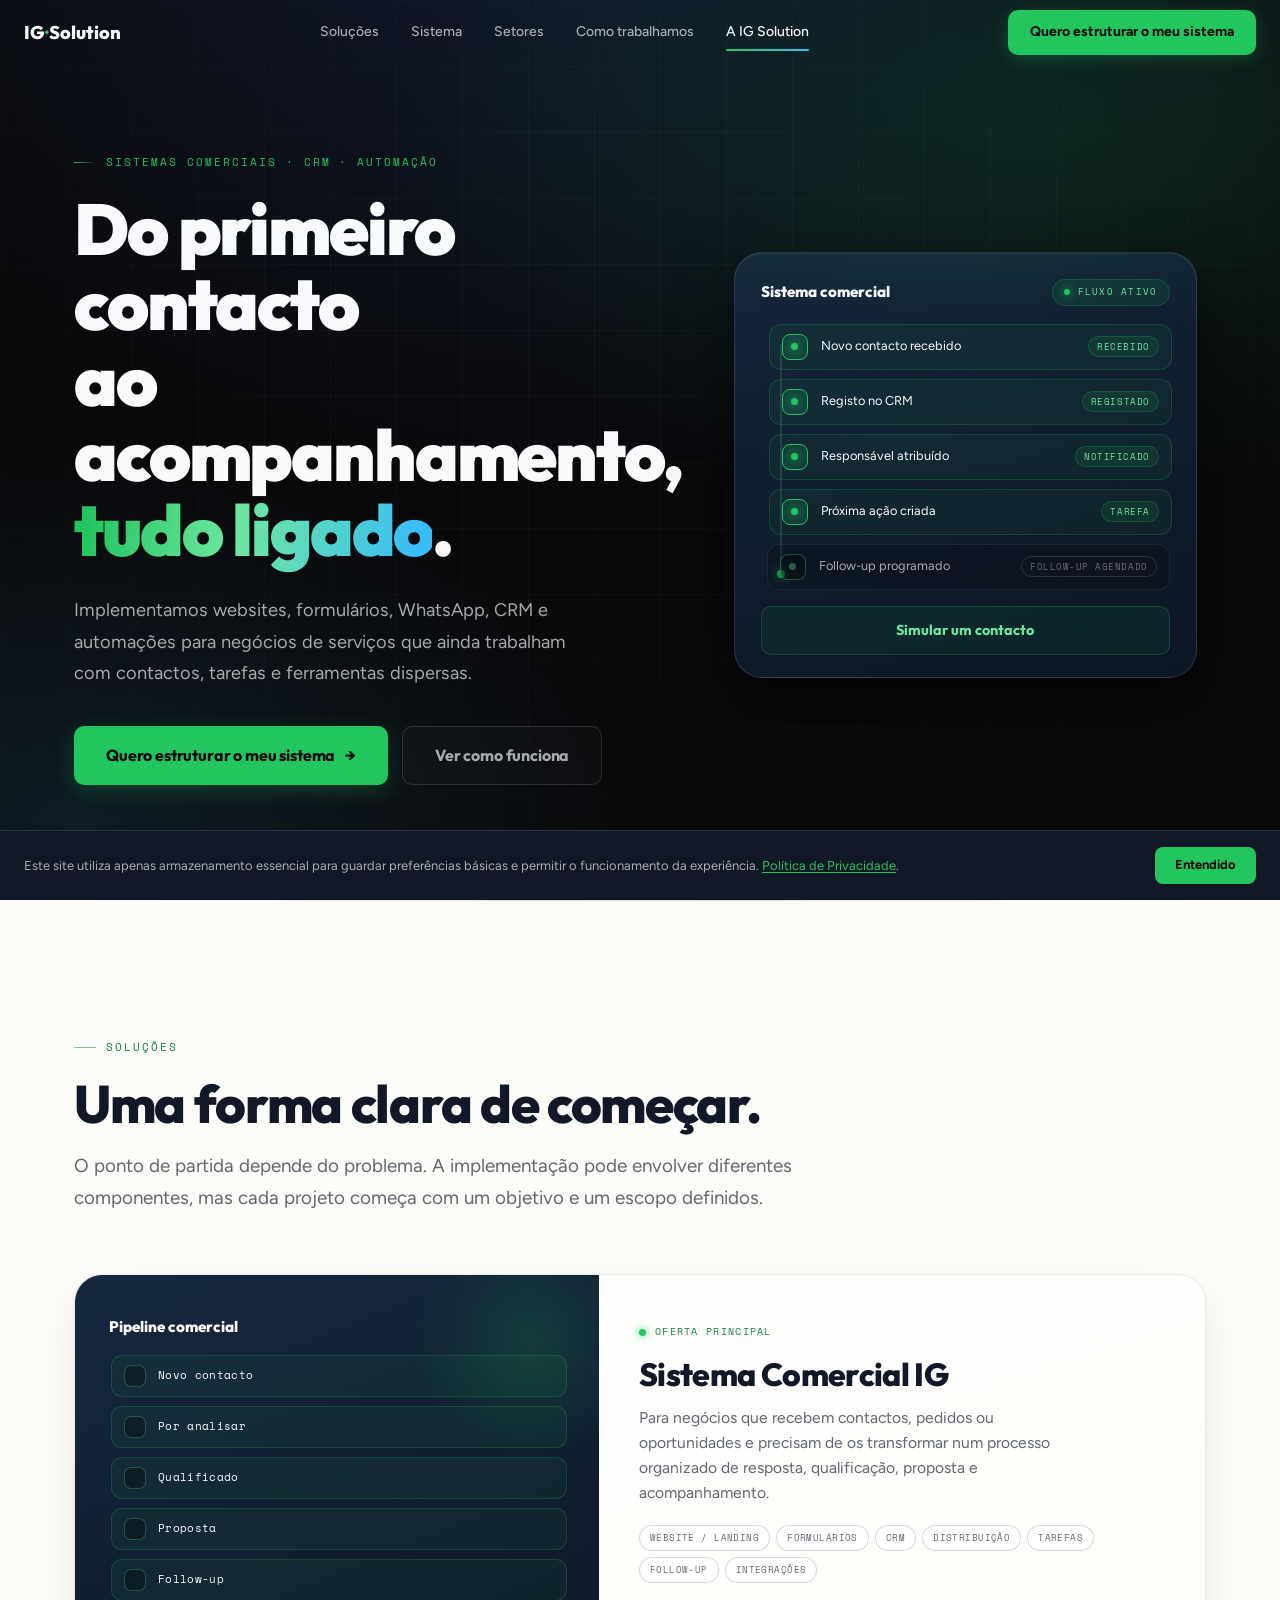
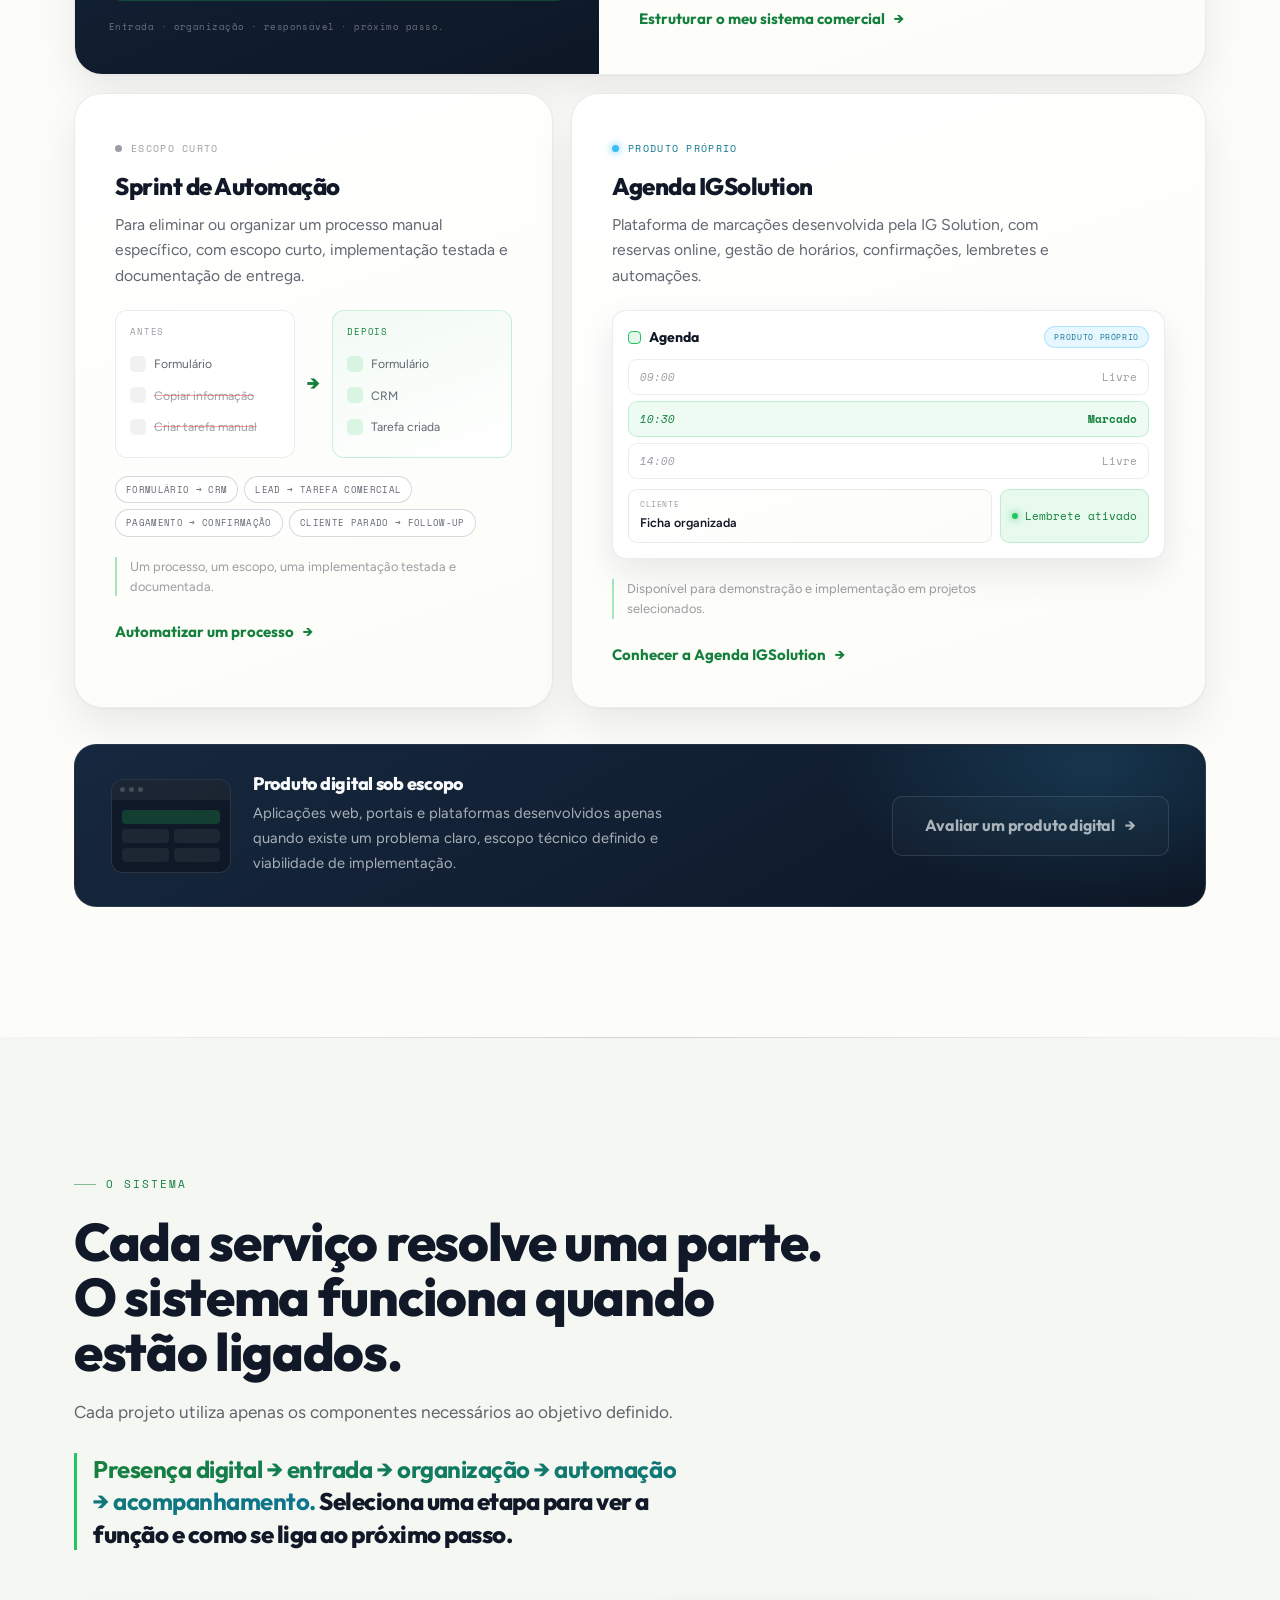
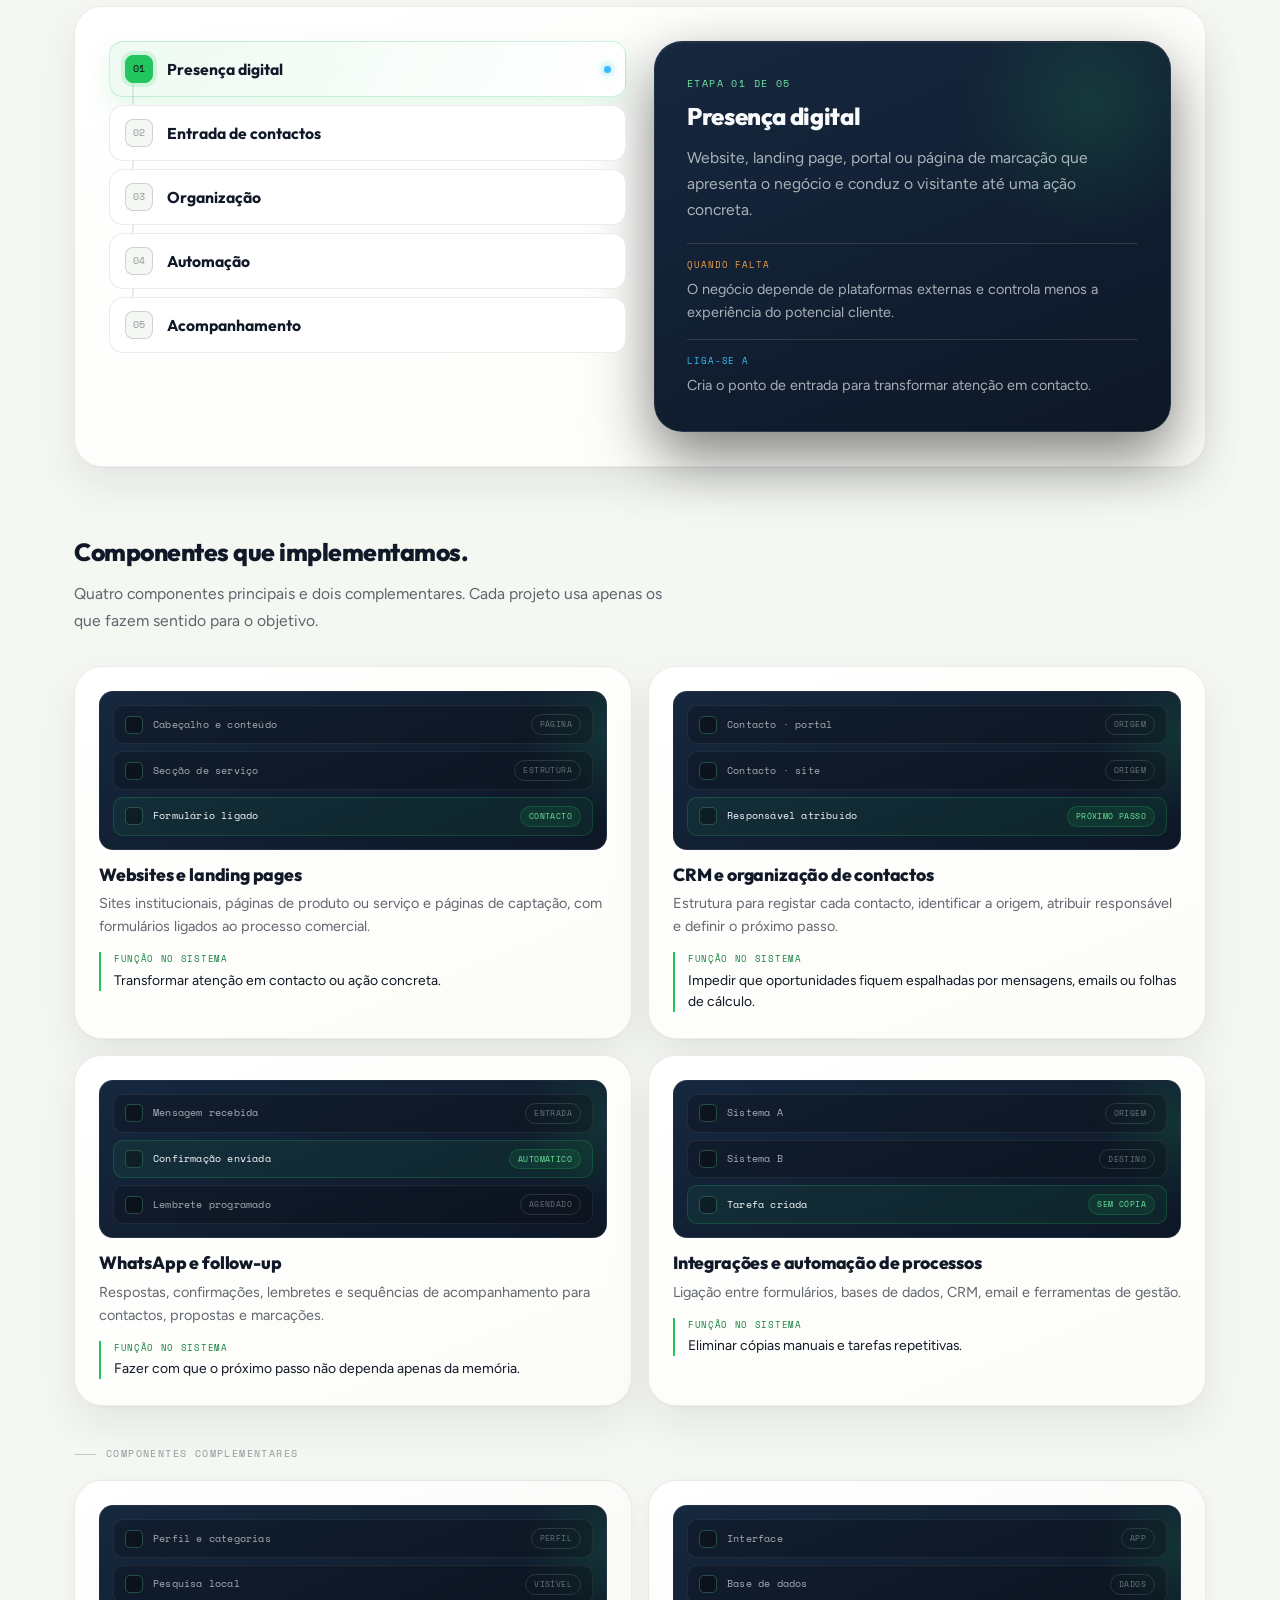
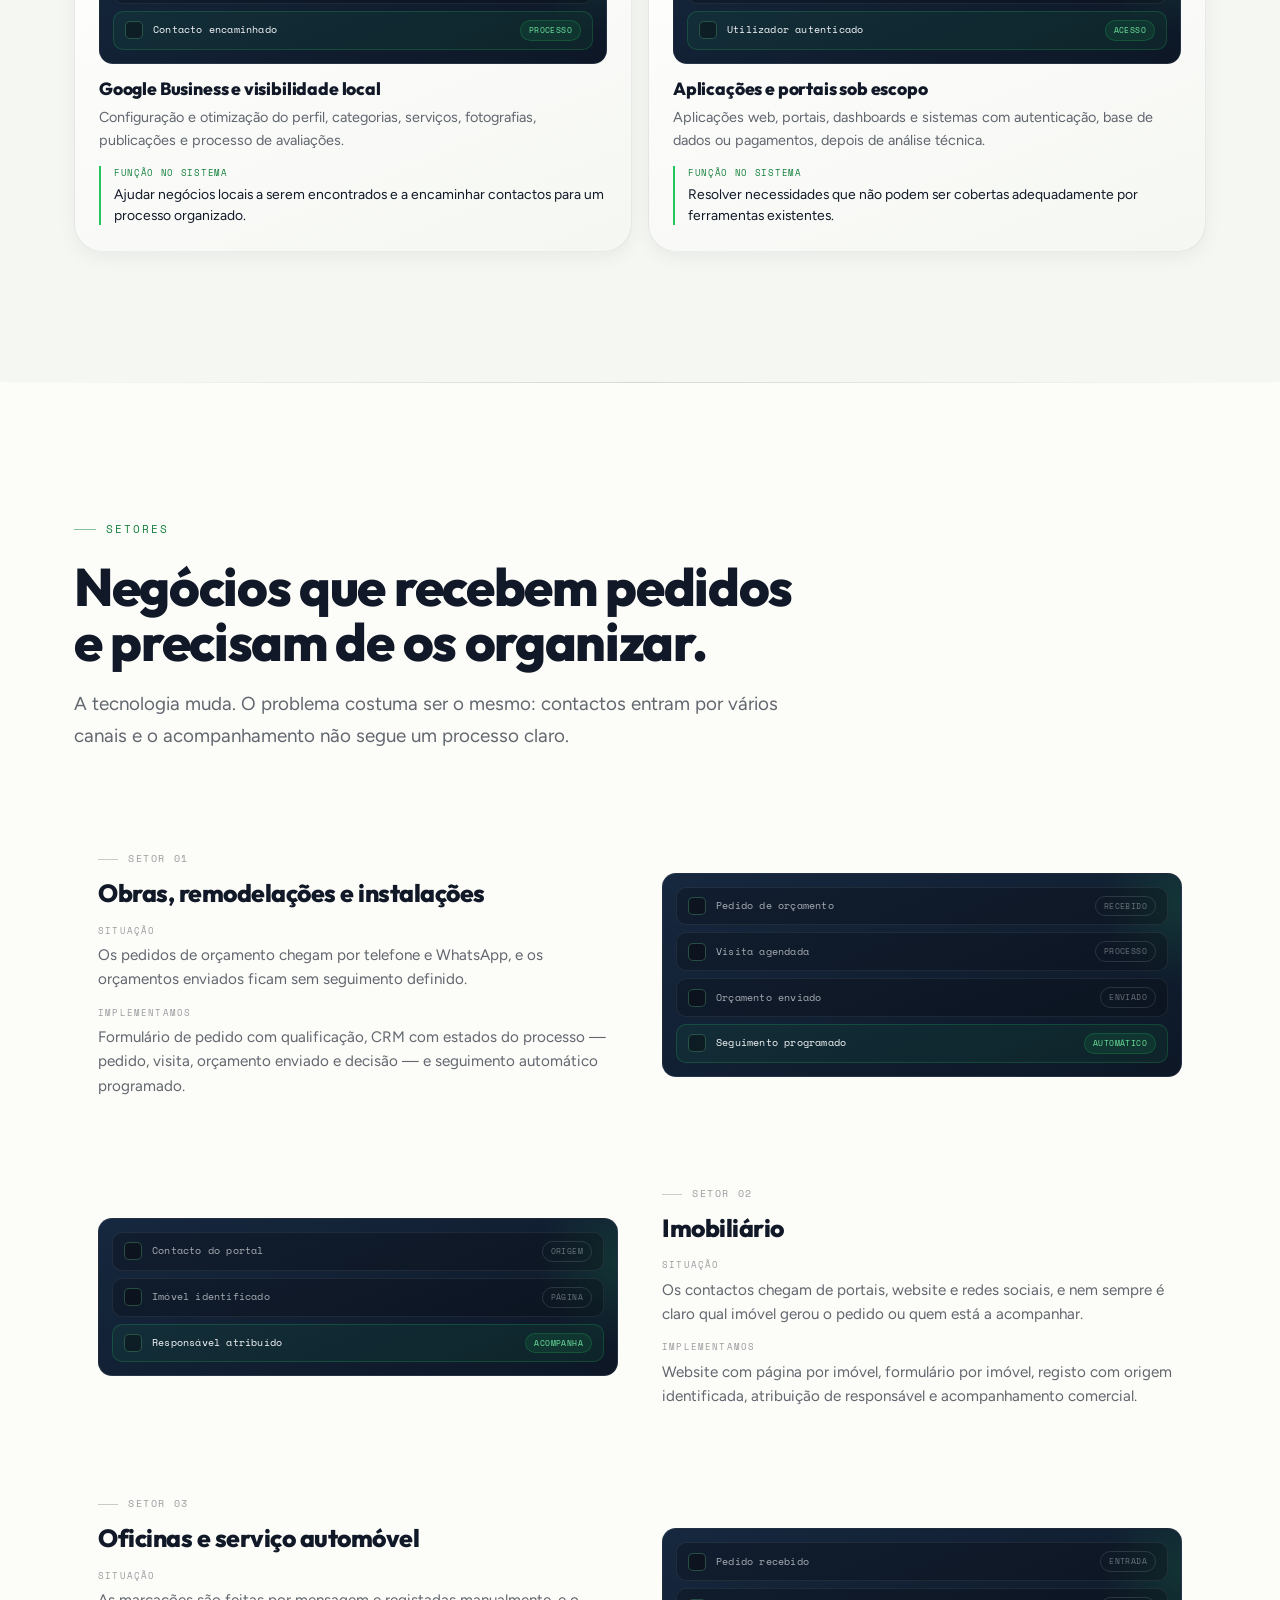
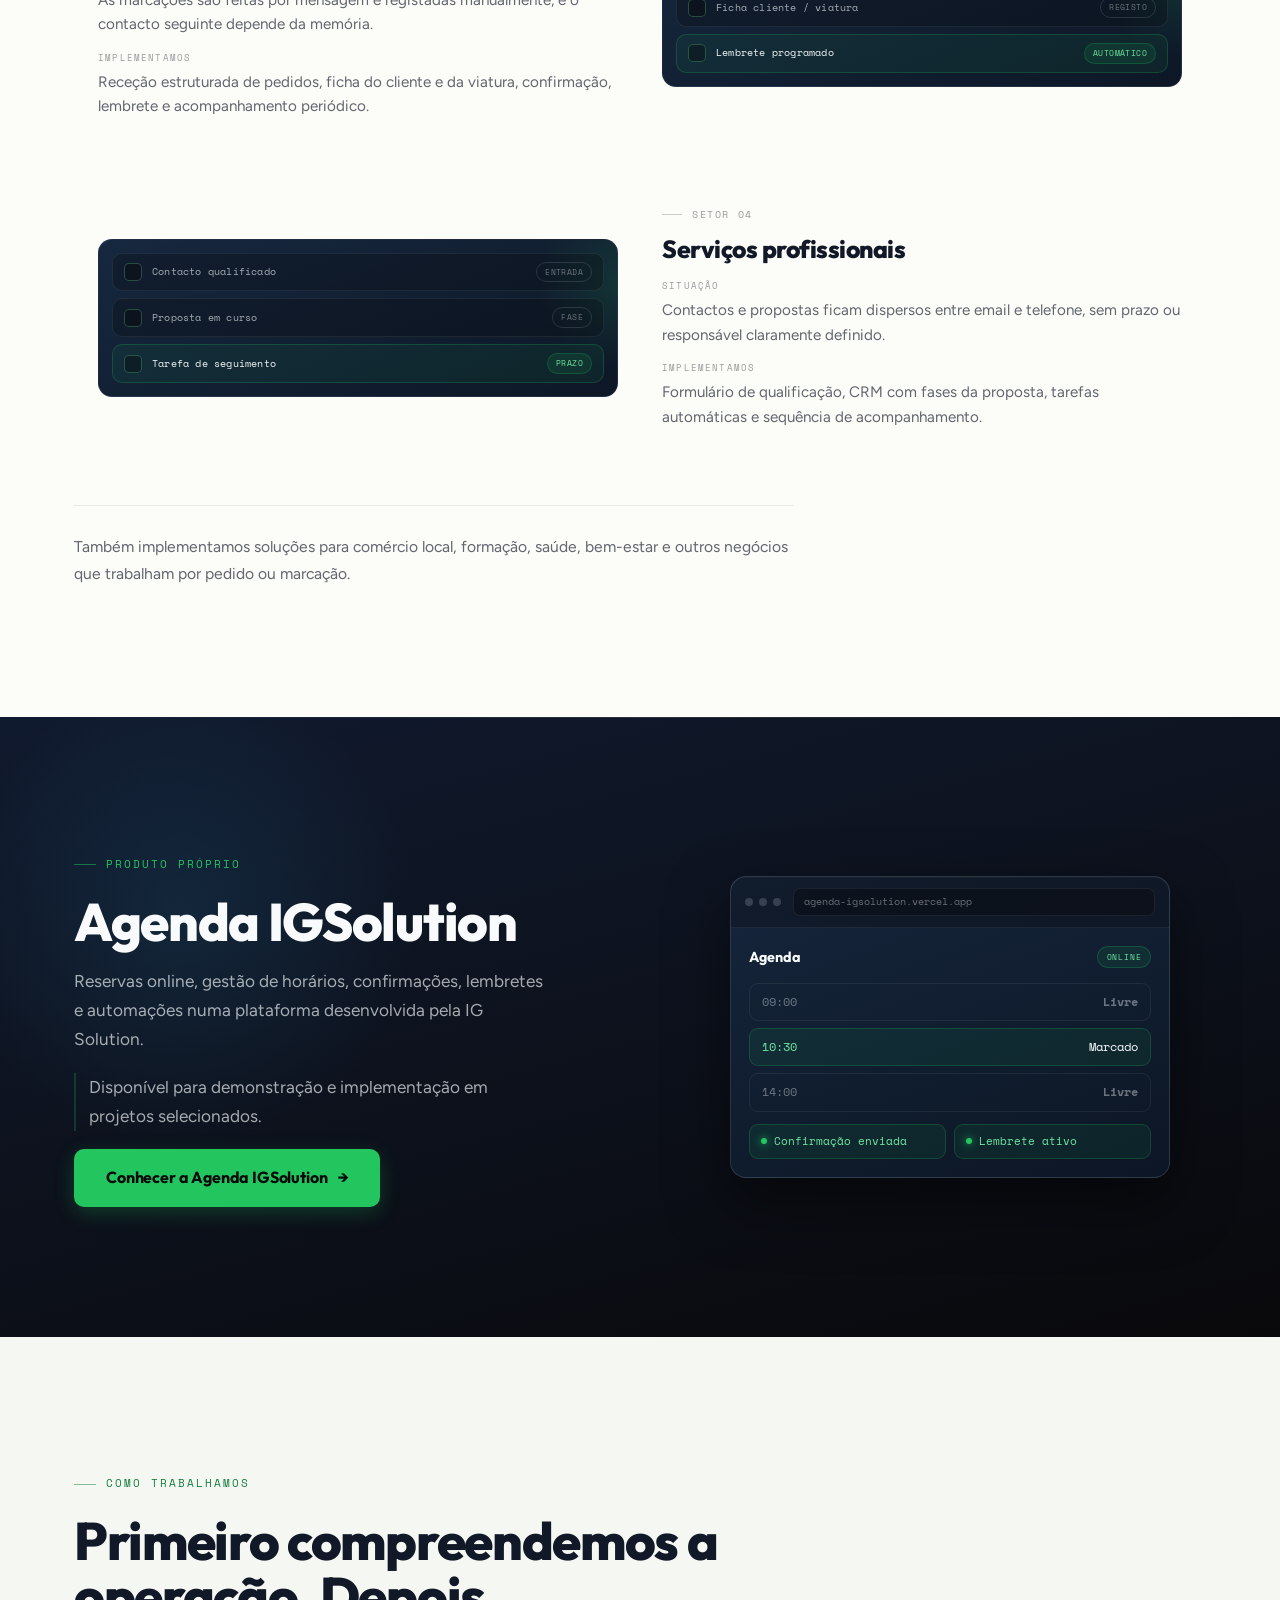
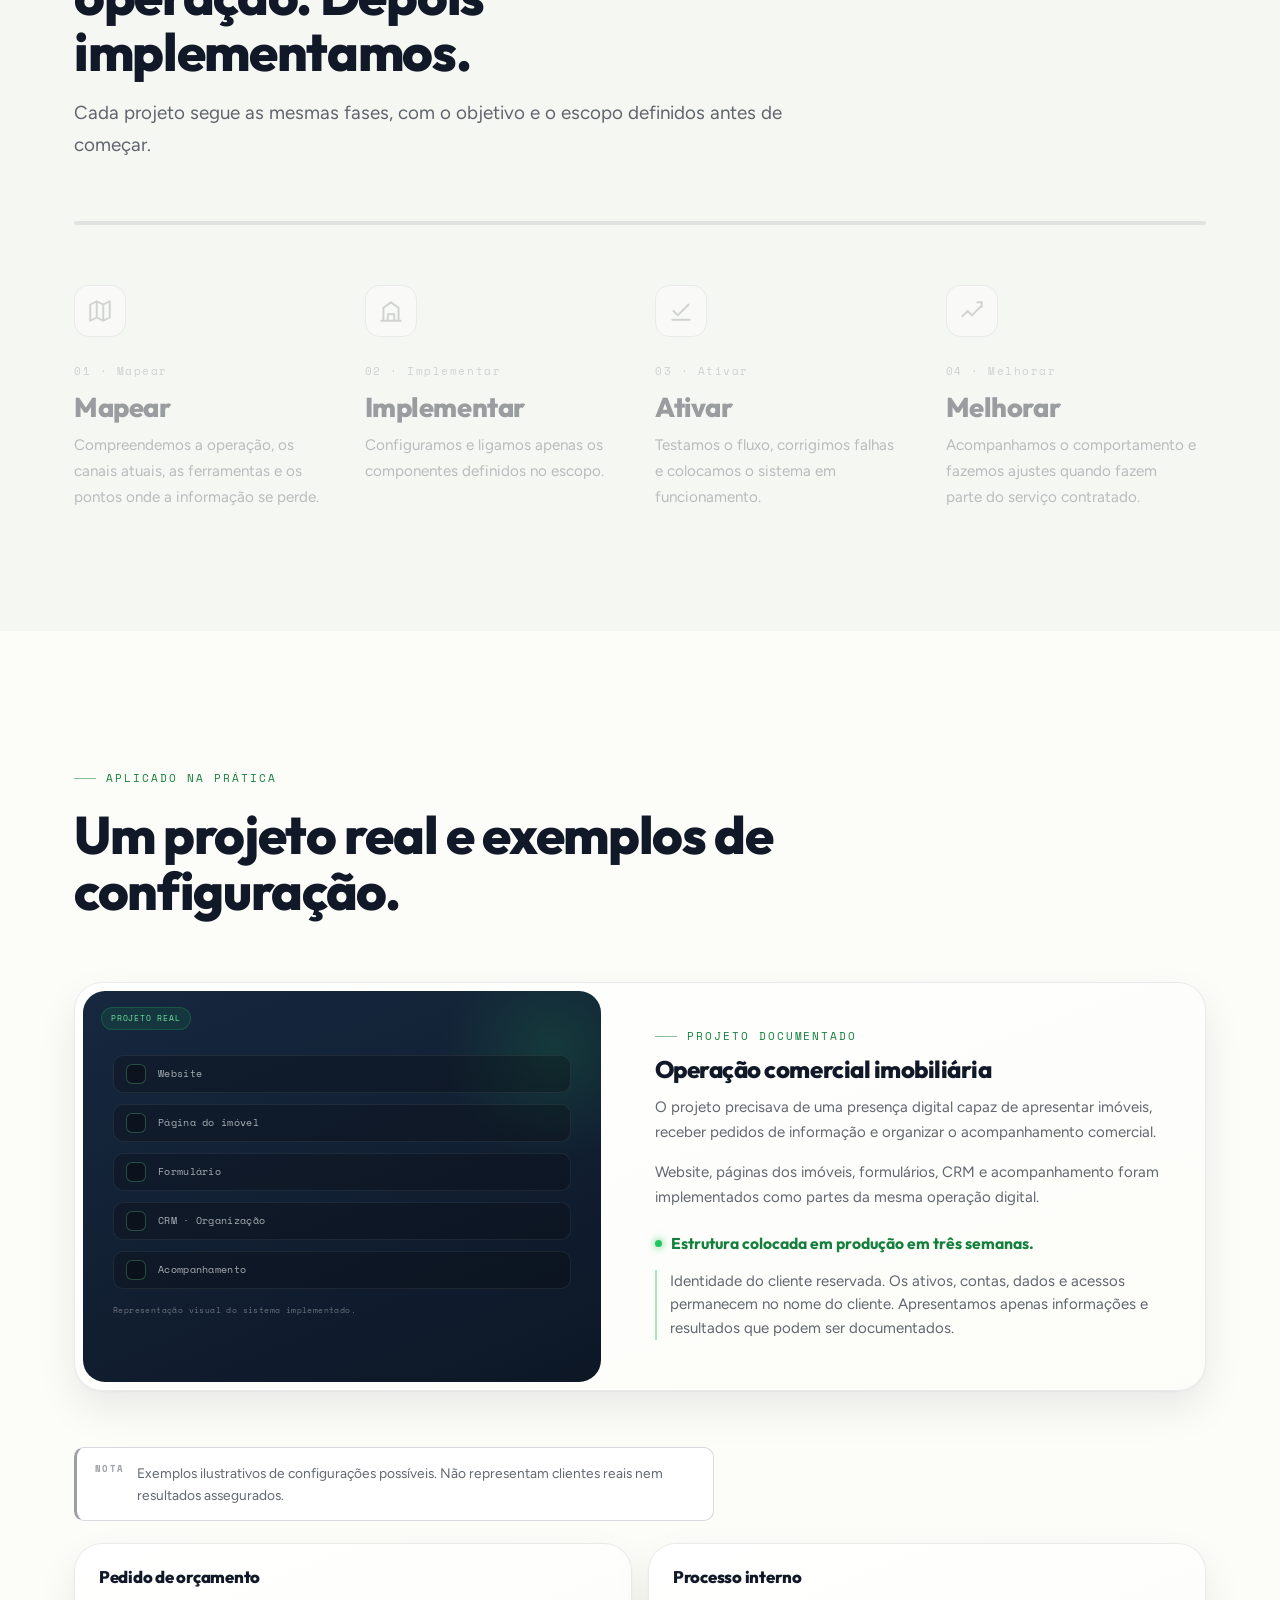
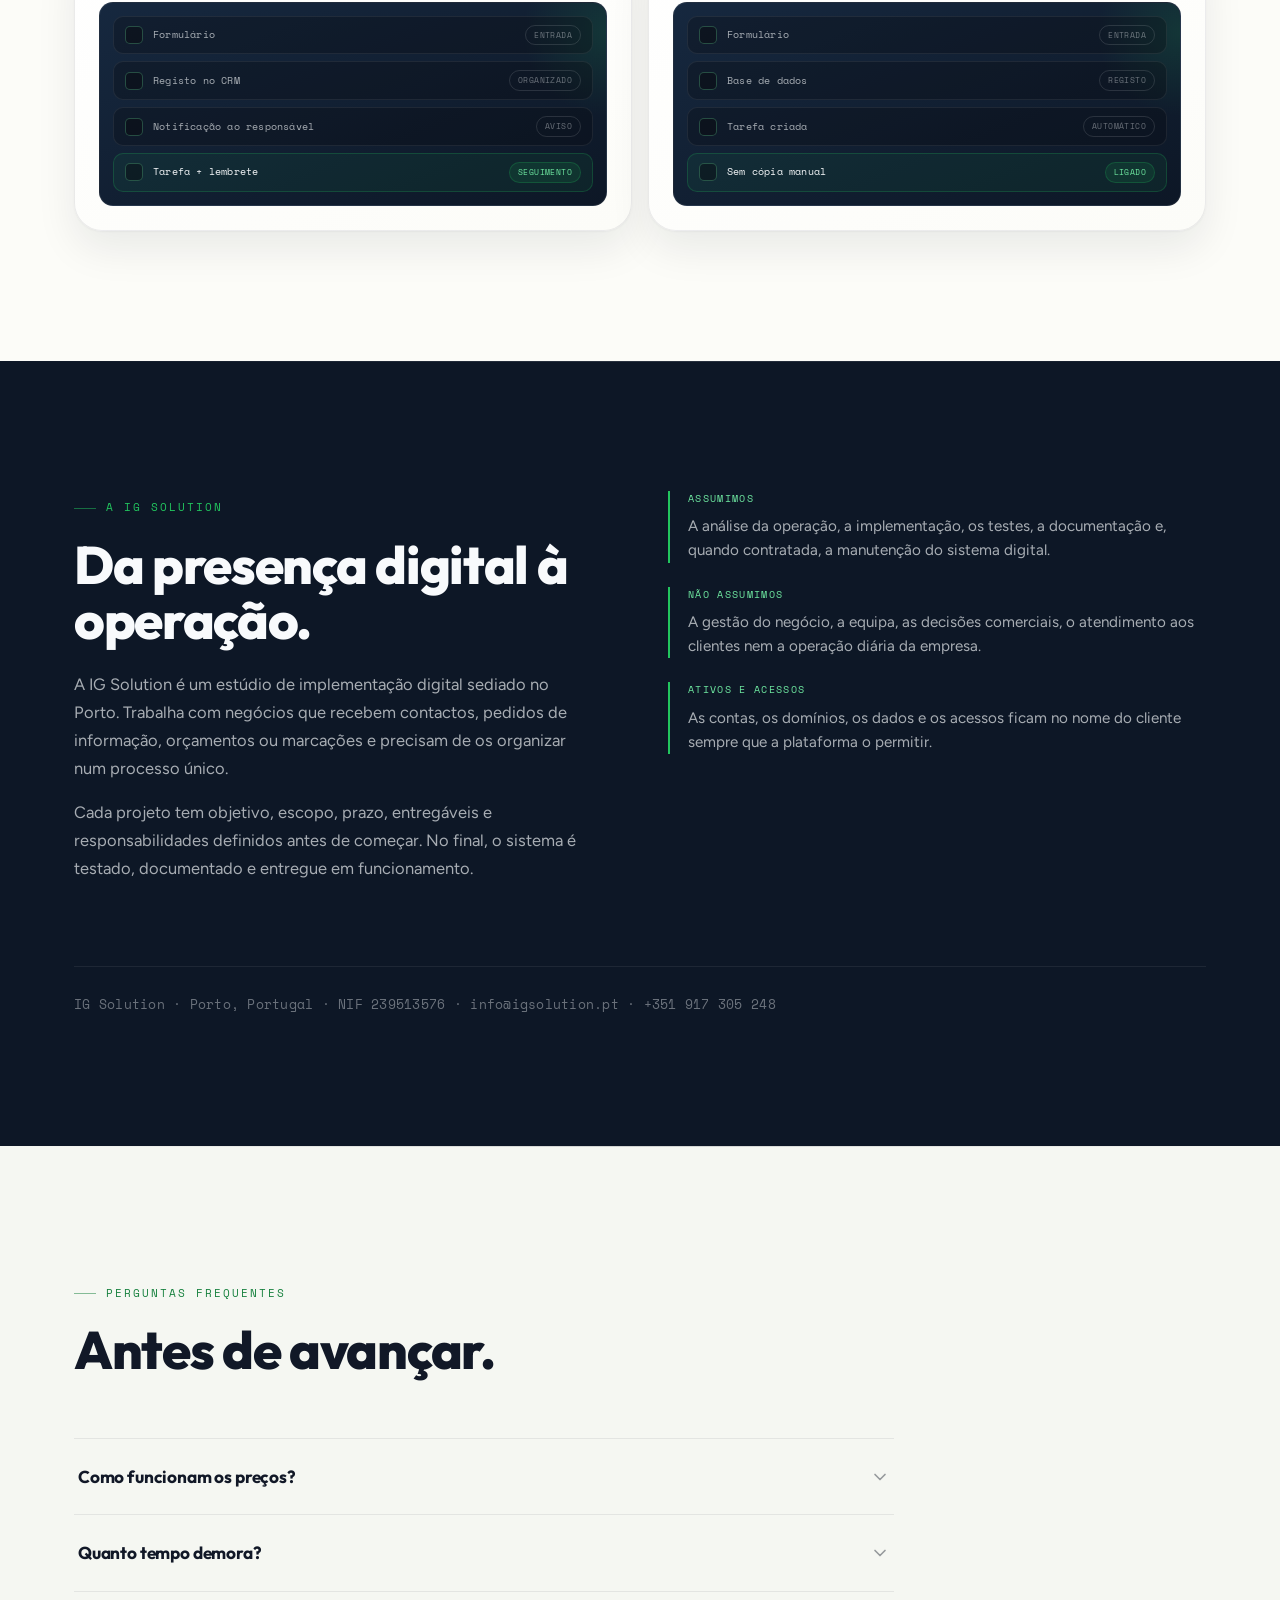
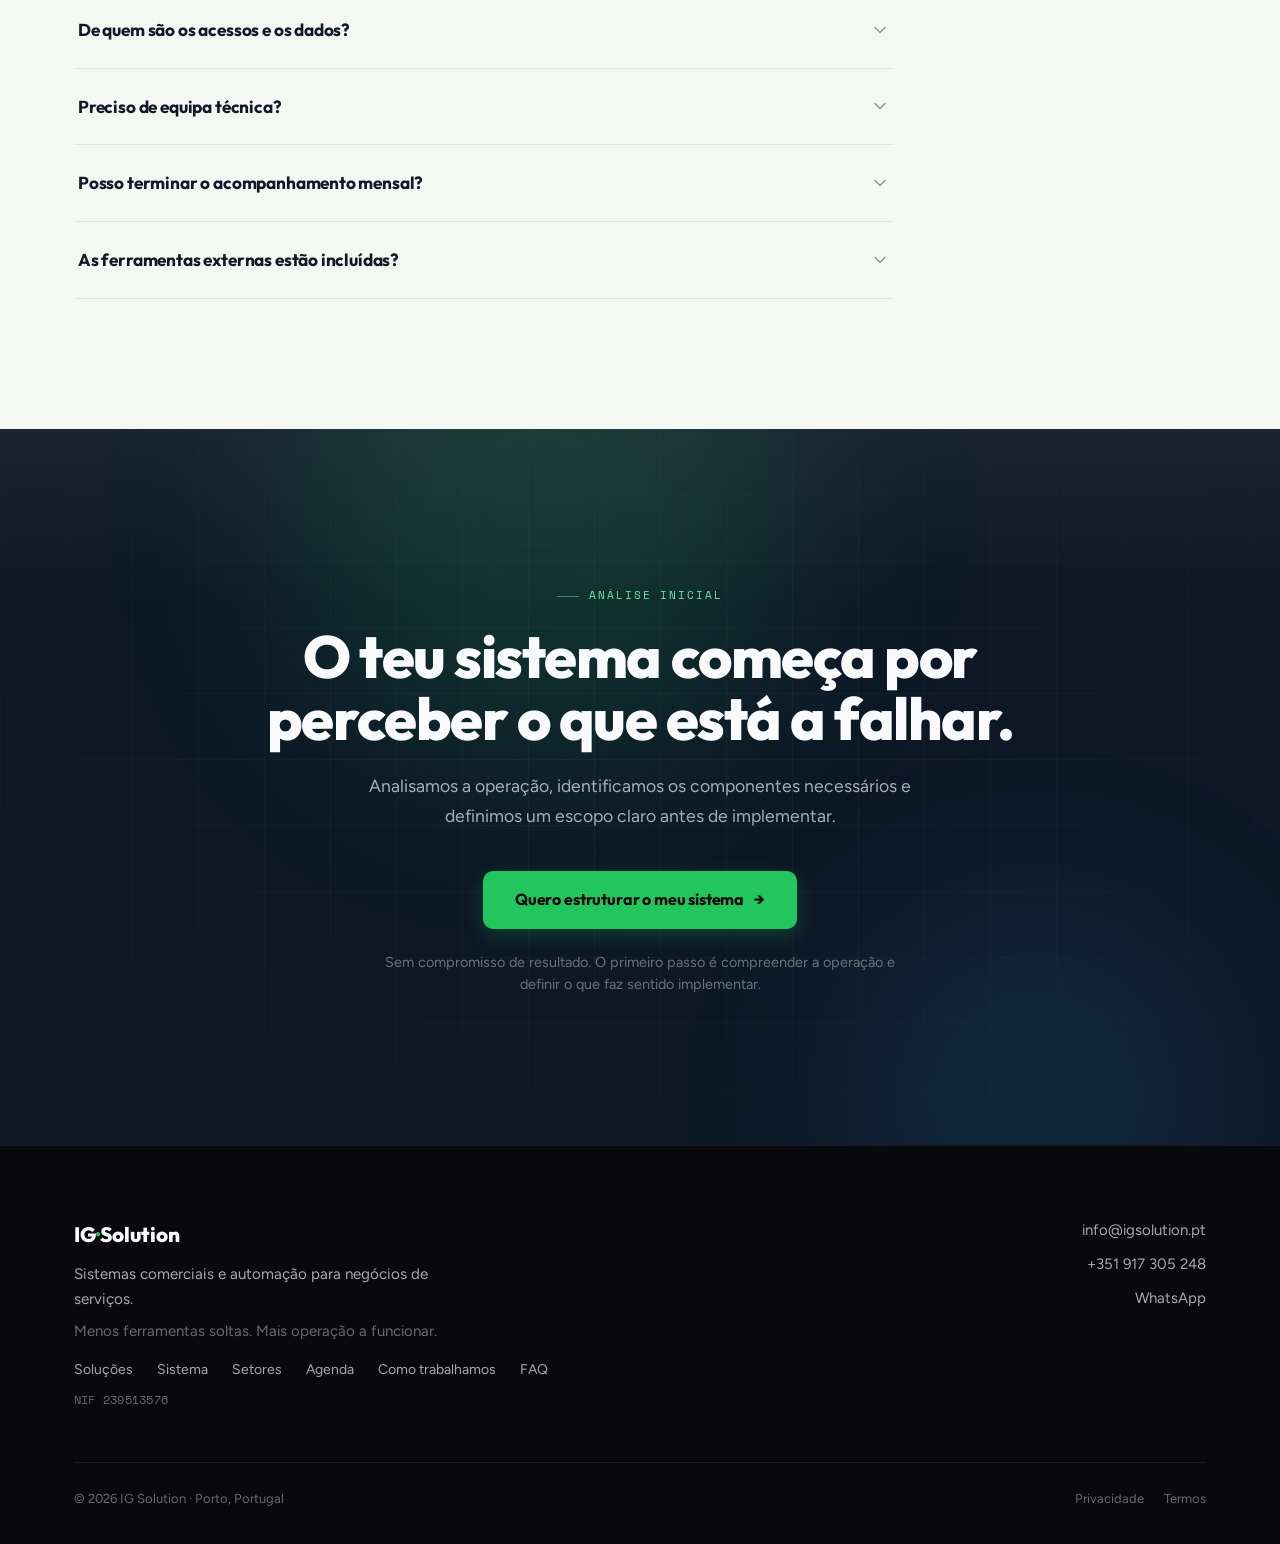
<file: index.html>
<!DOCTYPE html>
<html lang="pt">
<head>
<meta charset="UTF-8"/>
<meta name="viewport" content="width=device-width,initial-scale=1"/>
<title>IG Solution — Sistemas comerciais, CRM e automação</title>
<meta name="description" content="Estruturamos websites, formulários, CRM, WhatsApp e automações para negócios de serviços que precisam de organizar contactos, pedidos e acompanhamento."/>
<meta property="og:title" content="IG Solution — Sistemas comerciais, CRM e automação"/>
<meta property="og:description" content="Estruturamos websites, formulários, CRM, WhatsApp e automações para negócios de serviços que precisam de organizar contactos, pedidos e acompanhamento."/>
<meta property="og:image" content="logo.png"/>
<meta property="og:url" content="https://igsolutionmkt-lang.github.io"/>
<meta property="og:type" content="website"/>
<meta property="og:locale" content="pt_PT"/>
<meta name="twitter:card" content="summary_large_image"/>
<meta name="twitter:title" content="IG Solution — Sistemas comerciais, CRM e automação"/>
<meta name="twitter:description" content="Estruturamos websites, formulários, CRM, WhatsApp e automações para negócios de serviços que precisam de organizar contactos, pedidos e acompanhamento."/>
<meta name="twitter:image" content="logo.png"/>
<link rel="canonical" href="https://igsolutionmkt-lang.github.io/"/>
<link rel="icon" type="image/png" href="logo.png"/>
<link rel="preconnect" href="https://fonts.googleapis.com"/>
<link rel="preconnect" href="https://fonts.gstatic.com" crossorigin/>
<link rel="preload" as="style" href="https://fonts.googleapis.com/css2?family=Outfit:wght@700;800;900&family=Figtree:wght@400;500;600&family=Space+Mono:wght@400&display=swap" onload="this.onload=null;this.rel='stylesheet'"/>
<noscript><link rel="stylesheet" href="https://fonts.googleapis.com/css2?family=Outfit:wght@700;800;900&family=Figtree:wght@400;500;600&family=Space+Mono:wght@400&display=swap"/></noscript>
<script type="application/ld+json">{"@context":"https://schema.org","@type":"LocalBusiness","name":"IG Solution","description":"Sistemas comerciais e automação para negócios de serviços. Organizamos a captação, o atendimento e o acompanhamento através de sistemas comerciais ligados, documentados e adaptados à operação de cada empresa.","url":"https://igsolutionmkt-lang.github.io","telephone":"+351917305248","email":"info@igsolution.pt","address":{"@type":"PostalAddress","addressLocality":"Porto","addressCountry":"PT"}}</script>
<script type="application/ld+json">{"@context":"https://schema.org","@type":"FAQPage","mainEntity":[{"@type":"Question","name":"Como funcionam os preços?","acceptedAnswer":{"@type":"Answer","text":"Cada projeto recebe uma proposta fechada, com escopo, prazo, entregáveis, responsabilidades e custos externos definidos antes do início."}},{"@type":"Question","name":"Quanto tempo demora?","acceptedAnswer":{"@type":"Answer","text":"Depende do escopo. Uma automação específica pode ter uma implementação curta; um sistema completo é planeado depois da análise da operação."}},{"@type":"Question","name":"De quem são os acessos e os dados?","acceptedAnswer":{"@type":"Answer","text":"Do cliente, sempre que a plataforma utilizada permitir que a conta seja criada diretamente no seu nome."}},{"@type":"Question","name":"Preciso de equipa técnica?","acceptedAnswer":{"@type":"Answer","text":"Não. A IG Solution implementa, testa e documenta o sistema definido no projeto."}},{"@type":"Question","name":"Posso terminar o acompanhamento mensal?","acceptedAnswer":{"@type":"Answer","text":"Sim. As condições e o prazo de aviso são definidos na proposta e no acordo de acompanhamento."}},{"@type":"Question","name":"As ferramentas externas estão incluídas?","acceptedAnswer":{"@type":"Answer","text":"Domínio, alojamento, CRM, WhatsApp API, email e outros serviços externos não estão incluídos, salvo indicação expressa na proposta."}}]}</script>
<style>
/* ── RESET ── */
*,*::before,*::after{box-sizing:border-box;margin:0;padding:0}
html{scroll-behavior:smooth}
img,svg{display:block;max-width:100%}
a{text-decoration:none;color:inherit}
button{cursor:pointer;border:none;background:none;font:inherit;color:inherit}
ul{list-style:none}

/* ── TOKENS ── */
:root{
  --bg:#09090B;--navy:#0D1726;--navy2:#16283f;
  --green:#22C55E;--green-lum:#6EE7A0;--cyan:#38BDF8;--violet:#8B5CF6;
  --light:#F5F7F2;--cream:#FCFCF8;--ink:#111827;
  --t1:#F8FAFC;--t2:rgba(248,250,252,.66);--t3:rgba(248,250,252,.40);
  --ink2:rgba(17,24,39,.66);--ink3:rgba(17,24,39,.42);
  --bd:rgba(255,255,255,.07);--bd2:rgba(255,255,255,.12);
  --bdl:rgba(17,24,39,.08);--bdl2:rgba(17,24,39,.16);
  --green-dim:rgba(34,197,94,.09);--green-border:rgba(34,197,94,.22);
  --font-h:'Outfit',sans-serif;--font-b:'Figtree',sans-serif;--font-m:'Space Mono',monospace;
  --r-lg:16px;--r-sm:10px;--r-xl:28px;
  --ease:cubic-bezier(.22,1,.36,1);
  --sh-card:0 1px 2px rgba(17,24,39,.04),0 18px 40px rgba(17,24,39,.08);
  --sh-card-h:0 12px 24px rgba(17,24,39,.08),0 44px 80px rgba(17,24,39,.16);
  --sh-dark:0 1px 0 rgba(255,255,255,.05) inset,0 24px 60px rgba(0,0,0,.5);
}

/* ── BASE ── */
body{font-family:var(--font-b);background:var(--bg);color:var(--t1);font-size:16px;line-height:1.6;overflow-x:hidden}
h1,h2,h3{font-family:var(--font-h);color:inherit;line-height:1.05;letter-spacing:-.03em}
h1{font-size:clamp(2.35rem,5.6vw,4.7rem);font-weight:900}
h2{font-size:clamp(2rem,4.3vw,3.3rem);font-weight:800;letter-spacing:-.025em}
h3{font-size:1.35rem;font-weight:800;letter-spacing:-.015em}
p{line-height:1.7}
.container{max-width:1180px;margin:0 auto;padding:0 24px}
.eyebrow{font-family:var(--font-m);font-size:11px;letter-spacing:.18em;text-transform:uppercase;display:inline-flex;align-items:center;gap:10px;margin-bottom:20px;max-width:100%}
.eyebrow::before{content:'';width:22px;height:1px;background:currentColor;opacity:.5;flex-shrink:0}
a:focus-visible,button:focus-visible{outline:2px solid var(--green);outline-offset:3px;border-radius:6px}
#solucoes,#sistema,#setores,#agenda,#metodo,#exemplos,#sobre,#faq{scroll-margin-top:76px}
[id^="setor-"]{scroll-margin-top:84px}

/* Buttons */
.btn{display:inline-flex;align-items:center;gap:10px;padding:16px 32px;border-radius:var(--r-sm);font-family:var(--font-h);font-size:1rem;font-weight:700;letter-spacing:-.01em;transition:transform .25s var(--ease),box-shadow .25s,background .2s;white-space:nowrap}
.btn-green{background:var(--green);color:#09090B;box-shadow:0 6px 20px rgba(34,197,94,.24)}
.btn-green:hover{background:#26d564;transform:translateY(-2px);box-shadow:0 14px 38px rgba(34,197,94,.4)}
.btn-line{border:1px solid var(--bd2);color:var(--t2);background:rgba(255,255,255,.02)}
.btn-line:hover{border-color:rgba(255,255,255,.3);color:var(--t1);transform:translateY(-2px);background:rgba(255,255,255,.05)}
.btn .arr{transition:transform .25s var(--ease)}
.btn:hover .arr{transform:translateX(4px)}
@media(max-width:480px){.btn{white-space:normal;text-align:center;justify-content:center}}

/* ── REVEAL (progressive enhancement) ── */
.reveal.visible{opacity:1;transform:none}
.js .reveal{opacity:0;transform:translateY(30px);transition:opacity .8s var(--ease),transform .8s var(--ease)}
.js .reveal.visible{opacity:1;transform:none}
.d1{transition-delay:.08s}.d2{transition-delay:.16s}.d3{transition-delay:.24s}.d4{transition-delay:.32s}

/* ── SPOTLIGHT (cards desktop, pointer:fine) ── */
.spot{position:relative;isolation:isolate}
.spot::after{content:'';position:absolute;inset:0;border-radius:inherit;background:radial-gradient(260px circle at var(--mx,50%) var(--my,50%),rgba(34,197,94,.10),transparent 60%);opacity:0;transition:opacity .35s ease;pointer-events:none;z-index:0}
@media(hover:hover) and (pointer:fine){.spot:hover::after{opacity:1}}
.spot>*{position:relative;z-index:1}

/* ── COOKIE ── */
.cookie-banner{position:fixed;bottom:0;left:0;right:0;z-index:9999;background:rgba(17,24,39,.96);backdrop-filter:blur(10px);border-top:1px solid var(--bd2);padding:16px 24px;display:flex;align-items:center;gap:16px;flex-wrap:wrap;transform:translateY(0);transition:transform .3s ease}
.cookie-banner.hidden{transform:translateY(110%)}
.cookie-text{flex:1;font-size:.8125rem;color:var(--t2);min-width:200px;line-height:1.5}
.cookie-text a{color:var(--green);text-decoration:underline;text-underline-offset:2px}
.cookie-btns{display:flex;gap:8px;flex-shrink:0}
.btn-ca{padding:8px 20px;background:var(--green);color:#09090B;border-radius:8px;font-size:.8125rem;font-weight:700}

/* ── NAV ── */
.nav{position:fixed;top:0;left:0;right:0;z-index:100;padding:0 24px;height:66px;display:flex;align-items:center;justify-content:space-between;gap:16px;transition:background .35s,border-color .35s,box-shadow .35s;border-bottom:1px solid transparent}
.nav.scrolled{background:rgba(9,9,11,.82);backdrop-filter:blur(20px) saturate(140%);-webkit-backdrop-filter:blur(20px) saturate(140%);border-bottom-color:var(--bd);box-shadow:0 10px 40px rgba(0,0,0,.3)}
.nav-logo{font-family:var(--font-h);font-weight:800;font-size:1.15rem;color:var(--t1);flex-shrink:0}
.nav-logo span{color:var(--green)}
.nav-links{display:flex;gap:32px;align-items:center}
.nav-links a{font-size:.875rem;font-weight:500;color:var(--t2);transition:color .18s;position:relative;white-space:nowrap}
.nav-links a::after{content:'';position:absolute;left:0;bottom:-7px;width:100%;height:2px;border-radius:2px;background:linear-gradient(90deg,var(--green),var(--cyan));transform:scaleX(0);transform-origin:left;transition:transform .35s var(--ease)}
.nav-links a:hover{color:var(--t1)}
.nav-links a.active{color:var(--t1)}
.nav-links a.active::after{transform:scaleX(1)}
.nav-cta{padding:11px 22px;background:var(--green);color:#09090B;border-radius:var(--r-sm);font-size:.875rem;font-weight:700;transition:background .18s,transform .18s,box-shadow .18s;white-space:nowrap;flex-shrink:0;box-shadow:0 4px 16px rgba(34,197,94,.24)}
.nav-cta:hover{background:#26d564;transform:translateY(-1px);box-shadow:0 8px 24px rgba(34,197,94,.36)}
.hamburger{display:none;flex-direction:column;gap:5px;padding:6px}
.hamburger span{display:block;width:22px;height:2px;background:var(--t1);border-radius:2px;transition:transform .2s,opacity .2s}
.mobile-menu{display:none;position:fixed;top:66px;left:0;right:0;z-index:99;background:rgba(9,9,11,.97);backdrop-filter:blur(20px);border-bottom:1px solid var(--bd);padding:24px;flex-direction:column}
.mobile-menu.open{display:flex}
.mobile-menu>a{padding:16px 0;border-bottom:1px solid var(--bd);font-size:1.05rem;font-weight:500;color:var(--t2)}
.mobile-ctas{margin-top:18px}
.mobile-ctas .nav-cta{display:block;text-align:center;padding:15px}
@media(max-width:900px){.nav-links{display:none}.nav .nav-cta{display:none}.hamburger{display:flex}}

/* ══ SECÇÕES CLARAS ══ */
.sec-head{max-width:720px;margin-bottom:60px}
.sec-head h2{margin-bottom:18px}
.sec-sub{font-size:1.175rem}
.s-light{background:var(--light);color:var(--ink)}
.s-cream{background:var(--cream);color:var(--ink)}
.s-light .eyebrow,.s-cream .eyebrow{color:#15803D}
.s-light .sec-sub,.s-cream .sec-sub{color:var(--ink2)}
.s-pad{padding:130px 0;position:relative;overflow:hidden}
.hairline::before{content:'';position:absolute;top:0;left:0;right:0;height:1px;background:linear-gradient(90deg,transparent,var(--bdl2),transparent)}
@media(max-width:860px){.s-pad{padding:88px 0}.sec-head{margin-bottom:44px}}

/* ══ 1. HERO ══ */
.hero{min-height:100svh;display:flex;align-items:center;position:relative;overflow:hidden;padding:130px 0 100px;
  background:
    radial-gradient(1150px 640px at 82% 14%,rgba(34,197,94,.13),transparent 58%),
    radial-gradient(920px 620px at 6% 92%,rgba(56,189,248,.10),transparent 60%),
    radial-gradient(1300px 900px at 50% -14%,#101a2e,transparent 68%),
    var(--bg)}
.hero-bg{position:absolute;inset:0;pointer-events:none;background-image:linear-gradient(rgba(255,255,255,.026) 1px,transparent 1px),linear-gradient(90deg,rgba(255,255,255,.026) 1px,transparent 1px);background-size:66px 66px;mask-image:radial-gradient(ellipse 92% 82% at 50% 40%,#000 28%,transparent 100%);-webkit-mask-image:radial-gradient(ellipse 92% 82% at 50% 40%,#000 28%,transparent 100%)}
.hero-grid{display:grid;grid-template-columns:1.02fr .98fr;gap:52px;align-items:center;position:relative;z-index:2}
.hero .eyebrow{color:var(--green)}
.hero .eyebrow::before{background:linear-gradient(90deg,var(--green),transparent);opacity:1}
.h-line{display:block;overflow:hidden;padding-bottom:.09em;margin-bottom:-.09em}
.h-line>span{display:block}
.js .h-line>span{transform:translateY(114%);animation:lineUp 1s var(--ease) forwards}
.js .h-line:nth-of-type(2)>span{animation-delay:.13s}
.js .h-line:nth-of-type(3)>span{animation-delay:.26s}
@keyframes lineUp{to{transform:translateY(0)}}
.grad{background:linear-gradient(96deg,var(--green) 4%,var(--green-lum) 46%,var(--cyan) 96%);-webkit-background-clip:text;background-clip:text;color:transparent}
.hero-sub{font-size:1.14rem;color:var(--t2);max-width:512px;margin:28px 0 36px;line-height:1.72}
.hero-ctas{display:flex;gap:14px;flex-wrap:wrap}
.fade-up{opacity:1}
.js .fade-up{opacity:0;transform:translateY(22px);animation:fadeUp .85s var(--ease) forwards}
.fu1{animation-delay:.05s}.fu2{animation-delay:.30s}.fu3{animation-delay:.46s}
@keyframes fadeUp{to{opacity:1;transform:translateY(0)}}
@media(max-width:420px){.hero h1{font-size:1.85rem}.hero .eyebrow{letter-spacing:.12em;flex-wrap:wrap}}
@media(max-width:360px){.hero h1{font-size:1.8rem}}

/* HERO — demonstração funcional */
.hero-demo{position:relative;background:linear-gradient(160deg,rgba(22,40,63,.9),rgba(13,23,38,.92));border:1px solid var(--bd2);border-radius:var(--r-xl);padding:26px 26px 22px;box-shadow:var(--sh-dark);overflow:hidden}
.js .hero-demo{opacity:0;transform:translateY(22px);animation:fadeUp 1s .5s var(--ease) forwards}
.hero-demo::before{content:'';position:absolute;top:0;left:0;right:0;height:60%;background:radial-gradient(600px 200px at 50% -30%,rgba(34,197,94,.16),transparent 70%);pointer-events:none}
.hd-head{display:flex;align-items:center;justify-content:space-between;margin-bottom:18px;position:relative}
.hd-title{font-family:var(--font-h);font-weight:800;font-size:.95rem;color:var(--t1)}
.hd-flux{display:inline-flex;align-items:center;gap:8px;font-family:var(--font-m);font-size:9px;letter-spacing:.14em;text-transform:uppercase;color:var(--green-lum);background:rgba(34,197,94,.10);border:1px solid var(--green-border);padding:5px 11px;border-radius:100px}
.hd-flux i{width:6px;height:6px;border-radius:50%;background:var(--green);box-shadow:0 0 8px var(--green);animation:blink 1.8s ease-in-out infinite}
@keyframes blink{0%,100%{opacity:1}50%{opacity:.3}}
.hd-steps{position:relative;display:flex;flex-direction:column;gap:9px;padding-left:6px}
.hd-rail{position:absolute;left:19px;top:20px;bottom:20px;width:2px;background:rgba(110,231,160,.16);border-radius:2px;overflow:visible}
.hd-travel{position:absolute;left:-3px;top:0;width:8px;height:8px;border-radius:50%;background:var(--green);box-shadow:0 0 12px var(--green);opacity:0}
.hd-step{position:relative;display:flex;align-items:center;gap:13px;padding:9px 12px;border:1px solid var(--bd);border-radius:12px;background:rgba(9,9,11,.28);transition:border-color .45s ease,background .45s ease,transform .45s ease;z-index:1}
.hd-dot{width:26px;height:26px;border-radius:8px;border:1px solid rgba(110,231,160,.28);background:rgba(9,9,11,.4);display:flex;align-items:center;justify-content:center;flex-shrink:0;transition:border-color .45s,background .45s}
.hd-dot::after{content:'';width:7px;height:7px;border-radius:50%;background:rgba(110,231,160,.35);transition:background .45s,box-shadow .45s}
.hd-body{display:flex;align-items:center;justify-content:space-between;gap:10px;flex:1;min-width:0}
.hd-label{font-size:.8rem;color:var(--t2);white-space:nowrap;overflow:hidden;text-overflow:ellipsis}
.hd-state{font-family:var(--font-m);font-size:8.5px;letter-spacing:.06em;text-transform:uppercase;color:var(--t3);border:1px solid var(--bd2);border-radius:100px;padding:3px 8px;white-space:nowrap;transition:color .45s,border-color .45s,background .45s;flex-shrink:0}
.hd-step.on{border-color:var(--green-border);background:rgba(34,197,94,.06);transform:translateX(2px)}
.hd-step.on .hd-dot{border-color:var(--green);background:rgba(34,197,94,.14)}
.hd-step.on .hd-dot::after{background:var(--green);box-shadow:0 0 10px var(--green)}
.hd-step.on .hd-label{color:var(--t1)}
.hd-step.on .hd-state{color:var(--green-lum);border-color:var(--green-border);background:rgba(34,197,94,.10)}
.hd-btn{margin-top:16px;width:100%;padding:12px;border:1px solid var(--green-border);border-radius:var(--r-sm);background:rgba(34,197,94,.08);color:var(--green-lum);font-family:var(--font-h);font-weight:700;font-size:.9rem;transition:background .18s,transform .18s,border-color .18s}
.hd-btn:hover{background:rgba(34,197,94,.16);transform:translateY(-1px)}
.hd-btn:active{transform:translateY(0)}
@media(max-width:960px){.hero{padding:118px 0 80px;min-height:auto}.hero-grid{grid-template-columns:1fr;gap:40px}.hero-demo{max-width:460px;margin:0 auto;width:100%}}

/* ══ 3. OFERTAS ══ */
.off-grid{display:grid;gap:18px;margin-top:56px}
.off-row{display:grid;grid-template-columns:.86fr 1.14fr;gap:18px}
.card{position:relative;border:1px solid var(--bdl);border-radius:var(--r-xl);box-shadow:var(--sh-card);overflow:hidden;background:linear-gradient(162deg,#fff,var(--cream));transition:transform .45s var(--ease),box-shadow .45s,border-color .45s}
.card:hover{transform:translateY(-6px);box-shadow:var(--sh-card-h);border-color:var(--green-border)}
.card-body{padding:40px 40px}
.c-label{font-family:var(--font-m);font-size:10px;letter-spacing:.13em;text-transform:uppercase;color:#15803D;display:inline-flex;align-items:center;gap:9px;margin-bottom:16px}
.c-label i{width:7px;height:7px;border-radius:50%;background:var(--green);box-shadow:0 0 9px var(--green);flex-shrink:0;animation:blink 2.2s ease-in-out infinite}
.c-label.cy{color:#0e7490}
.c-label.cy i{background:var(--cyan);box-shadow:0 0 9px var(--cyan)}
.c-label.plain{color:var(--ink3)}
.c-label.plain i{animation:none;background:var(--ink3);box-shadow:none}
.c-title{font-family:var(--font-h);font-weight:800;color:var(--ink);letter-spacing:-.02em;line-height:1.15;font-size:1.5rem;margin-bottom:12px}
.c-desc{color:var(--ink2);line-height:1.6;font-size:.98rem;max-width:460px}
.c-result{display:inline-flex;align-items:flex-start;gap:10px;font-family:var(--font-h);font-weight:700;font-size:1rem;color:#15803D;margin-top:20px;line-height:1.35}
.c-result::before{content:'';width:17px;height:17px;border-radius:50%;background:rgba(34,197,94,.16);border:1px solid rgba(34,197,94,.5);flex-shrink:0;margin-top:2px;background-image:url("data:image/svg+xml,%3Csvg xmlns='http://www.w3.org/2000/svg' width='9' height='7' viewBox='0 0 9 7'%3E%3Cpath d='M1 3.5l2.2 2.2L8 1' stroke='%2315803D' stroke-width='1.8' fill='none' stroke-linecap='round' stroke-linejoin='round'/%3E%3C/svg%3E");background-repeat:no-repeat;background-position:center}
.c-note{font-size:.8rem;color:var(--ink3);line-height:1.55;border-left:2px solid rgba(34,197,94,.4);padding-left:13px;margin-top:20px;max-width:440px}
.c-cta{margin-top:24px;display:inline-flex;align-items:center;gap:9px;font-family:var(--font-h);font-weight:700;font-size:.94rem;color:#15803D}
.c-cta .arr{transition:transform .3s var(--ease)}
.card:hover .c-cta .arr{transform:translateX(6px)}

/* Sistema Comercial — principal horizontal com pipeline */
.card-main{display:grid;grid-template-columns:1.02fr 1.18fr;align-items:stretch}
.pipe-panel{position:relative;background:linear-gradient(158deg,var(--navy2),var(--navy));padding:40px 34px;display:flex;flex-direction:column;justify-content:center;gap:12px;overflow:hidden}
.pipe-panel::after{content:'';position:absolute;top:-16%;right:-12%;width:260px;height:260px;border-radius:50%;background:radial-gradient(circle,rgba(34,197,94,.16),transparent 66%);pointer-events:none}
.pipe-panel .hd-title{color:var(--t1);margin-bottom:4px}
.pipe{position:relative;display:flex;flex-direction:column;gap:9px;z-index:1}
.pipe-node{display:flex;align-items:center;gap:12px;padding:9px 12px;border:1px solid var(--bd);border-radius:11px;background:rgba(9,9,11,.28);opacity:.55;transition:opacity .5s ease,border-color .5s,background .5s,transform .5s}
.pipe .inview-on.pipe-node,.inview .pipe-node.on{opacity:1;border-color:var(--green-border);background:rgba(34,197,94,.06);transform:translateX(2px)}
.pipe-node b{width:22px;height:22px;border-radius:7px;border:1px solid rgba(110,231,160,.28);background:rgba(9,9,11,.4);flex-shrink:0}
.pipe-node em{font-style:normal;font-family:var(--font-m);font-size:11px;letter-spacing:.03em;color:var(--t2)}
.inview .pipe-node.on em{color:var(--t1)}
.pipe-node:nth-child(1){transition-delay:.1s}.pipe-node:nth-child(2){transition-delay:.35s}.pipe-node:nth-child(3){transition-delay:.6s}.pipe-node:nth-child(4){transition-delay:.85s}.pipe-node:nth-child(5){transition-delay:1.1s}
.pipe-cap{position:relative;z-index:1;font-family:var(--font-m);font-size:9px;letter-spacing:.05em;color:var(--t3);margin-top:6px}
.card-main .card-body{align-self:center}
.card-main .c-title{font-size:clamp(1.7rem,2.5vw,2.15rem)}
@media(max-width:820px){.card-main{grid-template-columns:1fr}.pipe-panel{padding:32px 26px}}

/* Agenda — produto em camadas */
.agenda{margin-top:22px;position:relative;background:#fff;border:1px solid var(--bdl);border-radius:14px;padding:15px;box-shadow:0 14px 34px rgba(17,24,39,.09);overflow:hidden}
.agenda-top{display:flex;align-items:center;justify-content:space-between;margin-bottom:11px}
.agenda-title{font-family:var(--font-h);font-weight:700;font-size:.88rem;color:var(--ink);display:flex;align-items:center;gap:8px}
.agenda-title::before{content:'';width:13px;height:13px;border-radius:4px;border:1.5px solid var(--green);background:rgba(34,197,94,.12)}
.pilot-tag{font-family:var(--font-m);font-size:8px;letter-spacing:.08em;text-transform:uppercase;color:#0e7490;background:rgba(56,189,248,.12);border:1px solid rgba(56,189,248,.32);padding:4px 9px;border-radius:100px}
.slots{display:flex;flex-direction:column;gap:6px}
.slot{display:flex;align-items:center;justify-content:space-between;padding:8px 11px;border:1px solid var(--bdl);border-radius:9px;font-family:var(--font-m);font-size:.7rem;color:var(--ink3);transition:border-color .5s,background .5s,color .5s}
.slot b{font-weight:400}
.inview .slot.sel{border-color:var(--green-border);background:rgba(34,197,94,.08);color:#15803D}
.inview .slot.sel b{color:#15803D;font-weight:700}
.agenda-confirm{margin-top:10px;display:flex;gap:8px;flex-wrap:wrap}
.mini-card{flex:1;min-width:120px;border:1px solid var(--bdl);border-radius:9px;padding:9px 11px;background:linear-gradient(160deg,#fff,var(--cream))}
.mini-card .mc-lbl{font-family:var(--font-m);font-size:7.5px;letter-spacing:.08em;text-transform:uppercase;color:var(--ink3)}
.mini-card .mc-val{font-size:.78rem;color:var(--ink);font-weight:600;margin-top:2px}
.agenda-toast{display:inline-flex;align-items:center;gap:7px;font-family:var(--font-m);font-size:.66rem;color:#15803D;background:rgba(34,197,94,.1);border:1px solid var(--green-border);padding:7px 11px;border-radius:9px;opacity:.4;transition:opacity .5s ease}
.inview .agenda-toast{opacity:1;transition-delay:.7s}
.agenda-toast i{width:6px;height:6px;border-radius:50%;background:var(--green);box-shadow:0 0 8px var(--green)}

/* Sprint — antes/depois */
.card-sprint .ba{margin-top:22px;display:grid;grid-template-columns:1fr auto 1fr;gap:12px;align-items:stretch}
.ba-col{border:1px solid var(--bdl);border-radius:12px;padding:14px 14px;background:#fff}
.ba-col.after{border-color:var(--green-border);background:linear-gradient(160deg,rgba(34,197,94,.05),#fff)}
.ba-lbl{font-family:var(--font-m);font-size:8.5px;letter-spacing:.1em;text-transform:uppercase;color:var(--ink3);margin-bottom:10px}
.ba-col.after .ba-lbl{color:#15803D}
.ba-step{display:flex;align-items:center;gap:8px;font-size:.76rem;color:var(--ink2);padding:6px 0}
.ba-step .n{width:16px;height:16px;border-radius:5px;background:rgba(17,24,39,.06);flex-shrink:0}
.ba-col.after .ba-step .n{background:rgba(34,197,94,.14)}
.ba-step.manual{color:var(--ink3);text-decoration:line-through;text-decoration-color:rgba(239,68,68,.5)}
.ba-arrow{display:flex;align-items:center;justify-content:center;color:#15803D;font-family:var(--font-h);font-weight:800;font-size:1.2rem}
.sprint-ex{display:flex;flex-wrap:wrap;gap:6px;margin-top:18px}
.sprint-ex span{font-family:var(--font-m);font-size:8.5px;letter-spacing:.04em;text-transform:uppercase;padding:6px 10px;border-radius:100px;border:1px solid var(--bdl2);color:var(--ink2);background:#fff}
@media(max-width:560px){.card-sprint .ba{grid-template-columns:1fr;gap:8px}.ba-arrow{transform:rotate(90deg);padding:2px 0}}

/* Produtos digitais — faixa secundária */
.prod-strip{margin-top:18px;background:linear-gradient(150deg,var(--navy2),var(--navy));border:1px solid rgba(255,255,255,.09);border-radius:22px;padding:30px 36px;display:flex;align-items:center;justify-content:space-between;gap:28px;flex-wrap:wrap;position:relative;overflow:hidden}
.prod-strip::after{content:'';position:absolute;inset:0;background:radial-gradient(420px 220px at 90% 12%,rgba(56,189,248,.16),transparent 62%);pointer-events:none}
.prod-left{position:relative;z-index:1;display:flex;align-items:center;gap:22px;flex-wrap:wrap}
.prod-mock{width:120px;flex-shrink:0;border:1px solid var(--bd2);border-radius:12px;overflow:hidden;background:rgba(9,9,11,.4)}
.prod-mock .pm-bar{height:20px;background:rgba(255,255,255,.05);display:flex;align-items:center;gap:4px;padding:0 8px}
.prod-mock .pm-bar i{width:5px;height:5px;border-radius:50%;background:rgba(255,255,255,.18)}
.prod-mock .pm-body{padding:10px;display:grid;grid-template-columns:1fr 1fr;gap:5px}
.prod-mock .pm-body span{height:14px;border-radius:4px;background:rgba(255,255,255,.06)}
.prod-mock .pm-body span:first-child{grid-column:1/3;background:rgba(34,197,94,.22)}
.prod-txt h3{color:var(--t1);font-size:1.12rem;margin-bottom:7px}
.prod-txt p{color:var(--t2);font-size:.92rem;max-width:420px}
.prod-strip .btn{position:relative;z-index:1}
@media(max-width:820px){.off-row{grid-template-columns:1fr}.card-body{padding:32px 26px}.prod-strip{padding:26px}}

/* ══ 4. MÉTODO ══ */
.met-track{position:relative;height:4px;background:rgba(17,24,39,.09);border-radius:4px;margin:60px 0 50px}
.met-fill{position:absolute;inset:0;border-radius:4px;background:linear-gradient(90deg,var(--green),var(--cyan));transform:scaleX(var(--p,0));transform-origin:left;transition:transform .15s linear;box-shadow:0 0 18px rgba(34,197,94,.5)}
.met-grid{display:grid;grid-template-columns:repeat(4,1fr);gap:30px}
.met-phase{position:relative;transition:opacity .5s var(--ease),transform .5s var(--ease)}
.js .met-phase{opacity:.4;transform:translateY(10px)}
.met-phase.on{opacity:1;transform:none}
.met-glyph{width:52px;height:52px;border-radius:15px;border:1px solid var(--bdl2);background:#fff;display:flex;align-items:center;justify-content:center;color:var(--ink3);margin-bottom:20px;transition:transform .5s var(--ease),border-color .5s,color .5s,box-shadow .5s}
.met-glyph svg{width:26px;height:26px;fill:none;stroke:currentColor;stroke-width:1.8;stroke-linecap:round;stroke-linejoin:round}
.met-phase.on .met-glyph{color:var(--green);border-color:var(--green-border);box-shadow:0 12px 30px rgba(34,197,94,.18);transform:translateY(-2px) scale(1.04)}
.met-num{font-family:var(--font-m);font-size:11px;letter-spacing:.14em;color:var(--ink3);display:inline-flex;align-items:center;gap:10px;margin-bottom:12px;transition:color .4s}
.met-phase.on .met-num{color:#15803D}
.met-phase h3{font-size:1.7rem;margin-bottom:12px;color:var(--ink)}
.met-phase p{color:var(--ink2);font-size:.95rem;max-width:250px}
@media(max-width:900px){.met-grid{grid-template-columns:1fr 1fr;gap:40px}}
@media(max-width:640px){
  .met-track{position:absolute;left:25px;top:0;bottom:0;width:4px;height:auto;margin:0}
  .met-fill{transform:scaleY(var(--p,0));transform-origin:top}
  .met-wrap{position:relative;margin-top:50px}
  .met-grid{grid-template-columns:1fr;gap:48px;padding-left:70px}
  .met-glyph{position:absolute;left:-70px;margin-bottom:0}
  .met-phase p{max-width:none}
}

/* ══ 5. O SISTEMA COMPLETO ══ */
.s-sys{background:var(--light);color:var(--ink);padding:130px 0;position:relative;overflow:hidden}
.s-sys::before{content:'';position:absolute;top:0;left:0;right:0;height:1px;background:linear-gradient(90deg,transparent,var(--bdl2),transparent)}
.s-sys .eyebrow{color:#15803D}
.sys-intro{max-width:760px;margin-bottom:14px}
.sys-intro h2{margin-bottom:18px}
.sys-intro p{color:var(--ink2);font-size:1.075rem}
.sys-central{font-family:var(--font-h);font-weight:800;font-size:clamp(1.15rem,2.3vw,1.5rem);color:var(--ink);letter-spacing:-.02em;line-height:1.35;border-left:3px solid var(--green);padding-left:16px;margin:26px 0 56px;max-width:620px}
.sys-central b{background:linear-gradient(96deg,#15803D,#0e7490);-webkit-background-clip:text;background-clip:text;color:transparent}

/* Ecossistema interativo */
.eco{display:grid;grid-template-columns:1fr 1fr;gap:28px;align-items:start;background:linear-gradient(160deg,#fff,var(--cream));border:1px solid var(--bdl);border-radius:var(--r-xl);padding:34px;box-shadow:var(--sh-card)}
.eco-rail{display:flex;flex-direction:column;gap:8px;position:relative}
.eco-rail::before{content:'';position:absolute;left:23px;top:26px;bottom:26px;width:2px;background:rgba(17,24,39,.09);border-radius:2px}
.eco-node{position:relative;display:flex;align-items:center;gap:14px;padding:13px 15px;border:1px solid var(--bdl);border-radius:14px;background:#fff;text-align:left;transition:border-color .3s,background .3s,transform .3s var(--ease),box-shadow .3s;z-index:1}
.eco-node:hover{border-color:var(--green-border);transform:translateX(3px)}
.eco-num{width:28px;height:28px;border-radius:8px;border:1px solid var(--bdl2);background:var(--light);display:flex;align-items:center;justify-content:center;font-family:var(--font-m);font-size:10px;color:var(--ink3);flex-shrink:0;transition:all .3s}
.eco-name{font-family:var(--font-h);font-weight:700;font-size:.98rem;color:var(--ink)}
.eco-node[aria-selected="true"]{border-color:var(--green-border);background:linear-gradient(120deg,rgba(34,197,94,.08),#fff);box-shadow:0 10px 26px rgba(34,197,94,.12)}
.eco-node[aria-selected="true"] .eco-num{background:var(--green);border-color:var(--green);color:#09090B;box-shadow:0 0 0 4px rgba(34,197,94,.14)}
.eco-node[aria-selected="true"]::after{content:'';position:absolute;right:14px;width:7px;height:7px;border-radius:50%;background:var(--cyan);box-shadow:0 0 9px var(--cyan)}
.eco-panel{position:relative;background:linear-gradient(158deg,var(--navy2),var(--navy));border:1px solid rgba(255,255,255,.08);border-radius:var(--r-xl);padding:34px 32px;min-height:340px;overflow:hidden;box-shadow:var(--sh-dark)}
.eco-panel::after{content:'';position:absolute;top:-20%;right:-12%;width:280px;height:280px;border-radius:50%;background:radial-gradient(circle,rgba(34,197,94,.14),transparent 66%);pointer-events:none}
.eco-panel-in{position:relative;z-index:1;transition:opacity .3s ease}
.eco-panel-in.fade{opacity:0}
.eco-step{font-family:var(--font-m);font-size:10px;letter-spacing:.14em;text-transform:uppercase;color:var(--green-lum);margin-bottom:12px}
.eco-h{color:var(--t1);font-size:1.5rem;margin-bottom:16px}
.eco-serve{color:var(--t2);font-size:.98rem;margin-bottom:20px;line-height:1.65}
.eco-block{border-top:1px solid var(--bd2);padding-top:14px;margin-top:14px}
.eco-block-lbl{font-family:var(--font-m);font-size:9px;letter-spacing:.1em;text-transform:uppercase;color:var(--t3);margin-bottom:6px}
.eco-block.when .eco-block-lbl{color:#f0a04a}
.eco-block.link .eco-block-lbl{color:var(--cyan)}
.eco-block p{color:var(--t2);font-size:.9rem;line-height:1.6}
@media(max-width:860px){.eco{grid-template-columns:1fr;gap:20px;padding:24px}.eco-rail::before{display:none}.eco-panel{min-height:0}}

/* Projeto real (prova) */
.proof{margin-top:64px;display:grid;grid-template-columns:.95fr 1.05fr;gap:24px;align-items:center;background:linear-gradient(160deg,#fff,var(--cream));border:1px solid var(--bdl);border-radius:var(--r-xl);padding:8px;box-shadow:var(--sh-card);overflow:hidden}
.proof-vis{position:relative;background:linear-gradient(158deg,var(--navy2),var(--navy));border-radius:22px;padding:34px 30px;overflow:hidden;align-self:stretch;display:flex;flex-direction:column;justify-content:center;gap:11px}
.proof-vis::after{content:'';position:absolute;top:-16%;right:-14%;width:240px;height:240px;border-radius:50%;background:radial-gradient(circle,rgba(34,197,94,.15),transparent 66%)}
.proof-tag{position:absolute;top:16px;left:18px;font-family:var(--font-m);font-size:8px;letter-spacing:.1em;text-transform:uppercase;color:var(--green-lum);background:rgba(34,197,94,.1);border:1px solid var(--green-border);padding:4px 9px;border-radius:100px;z-index:2}
.proof-node{position:relative;z-index:1;display:flex;align-items:center;gap:12px;padding:8px 12px;border:1px solid var(--bd);border-radius:10px;background:rgba(9,9,11,.28)}
.proof-node b{width:20px;height:20px;border-radius:6px;border:1px solid rgba(110,231,160,.28);background:rgba(9,9,11,.4);flex-shrink:0}
.proof-node em{font-style:normal;font-family:var(--font-m);font-size:10px;letter-spacing:.03em;color:var(--t2)}
.proof-cap{position:relative;z-index:1;font-family:var(--font-m);font-size:8px;letter-spacing:.05em;color:var(--t3);margin-top:4px}
.proof-body{padding:28px 30px}
.proof-body .eyebrow{color:#15803D;margin-bottom:12px}
.proof-body h3{font-size:1.5rem;color:var(--ink);margin-bottom:12px;letter-spacing:-.02em}
.proof-body p{color:var(--ink2);font-size:.94rem;margin-bottom:14px}
.proof-result{display:inline-flex;align-items:center;gap:9px;font-family:var(--font-h);font-weight:700;color:#15803D;font-size:.98rem;margin:6px 0 14px}
.proof-result::before{content:'';width:7px;height:7px;border-radius:50%;background:var(--green);box-shadow:0 0 8px var(--green)}
.proof-note{font-size:.8rem;color:var(--ink3);line-height:1.55;border-left:2px solid rgba(34,197,94,.4);padding-left:13px}
@media(max-width:820px){.proof{grid-template-columns:1fr}}

/* ══ 6. CTA FINAL ══ */
.s-cta{background:var(--navy);color:var(--t1);padding:150px 0;position:relative;overflow:hidden}
.s-cta::before{content:'';position:absolute;inset:0;background-image:linear-gradient(rgba(255,255,255,.03) 1px,transparent 1px),linear-gradient(90deg,rgba(255,255,255,.03) 1px,transparent 1px);background-size:66px 66px;mask-image:radial-gradient(ellipse 76% 72% at 50% 45%,#000 24%,transparent 100%);-webkit-mask-image:radial-gradient(ellipse 76% 72% at 50% 45%,#000 24%,transparent 100%)}
.s-cta::after{content:'';position:absolute;top:0;left:0;right:0;height:180px;background:linear-gradient(to bottom,rgba(252,252,248,.05),transparent);pointer-events:none}
.cta-glow{position:absolute;border-radius:50%;filter:blur(94px);pointer-events:none}
.cg1{width:500px;height:500px;background:rgba(34,197,94,.16);top:-170px;left:50%;transform:translateX(-70%);animation:glowDrift 12s ease-in-out infinite}
.cg2{width:360px;height:360px;background:rgba(56,189,248,.11);bottom:-130px;right:5%;animation:glowDrift 14s ease-in-out infinite reverse}
@keyframes glowDrift{0%,100%{transform:translate(0,0) scale(1)}50%{transform:translate(26px,-20px) scale(1.08)}}
.cta-inner{position:relative;z-index:2;text-align:center;max-width:820px;margin:0 auto}
.cta-inner h2{font-size:clamp(2.2rem,4.8vw,3.7rem);margin-bottom:22px}
.cta-text{color:var(--t2);font-size:1.1rem;max-width:560px;margin:0 auto 40px}
@media(max-width:768px){.s-cta{padding:104px 0}}

/* ── FOOTER ── */
footer{background:var(--bg);border-top:1px solid var(--bd);padding:72px 0 34px}
.ft-top{display:flex;align-items:flex-start;justify-content:space-between;gap:40px;flex-wrap:wrap;margin-bottom:52px}
.ft-logo{font-family:var(--font-h);font-weight:800;font-size:1.3rem;color:var(--t1);margin-bottom:10px}
.ft-logo span{color:var(--green)}
.ft-desc{font-size:.95rem;color:var(--t2);margin-bottom:6px;max-width:360px}
.ft-tag{font-size:.9375rem;color:var(--t3)}
.ft-contacts{display:flex;flex-direction:column;gap:10px;align-items:flex-end}
.ft-contacts a{font-size:.9375rem;color:var(--t2);transition:color .18s}
.ft-contacts a:hover{color:var(--green)}
.ft-bottom{border-top:1px solid var(--bd);padding-top:26px;display:flex;align-items:center;justify-content:space-between;flex-wrap:wrap;gap:12px}
.ft-copy{font-size:.8125rem;color:var(--t3)}
.ft-legal{display:flex;gap:20px}
.ft-legal a{font-size:.8125rem;color:var(--t3);transition:color .18s}
.ft-legal a:hover{color:var(--t1)}
@media(max-width:640px){.ft-contacts{align-items:flex-start}.ft-bottom{flex-direction:column;align-items:flex-start}}

/* ── STICKY MOBILE CTA ── */
.sticky-cta{position:fixed;bottom:0;left:0;right:0;z-index:89;background:rgba(9,9,11,.96);backdrop-filter:blur(10px);border-top:1px solid var(--bd2);padding:10px 18px;display:none;transform:translateY(100%);transition:transform .3s ease}
.sticky-cta.show{transform:translateY(0)}
.sticky-cta .btn{width:100%;justify-content:center;padding:14px}
@media(max-width:768px){.sticky-cta{display:block}}
@media(min-width:769px){.sticky-cta{display:none!important}}

/* ══ MICROVISUAL GENÉRICO (componentes, setores, exemplos) ══ */
.cv{position:relative;border:1px solid var(--bd);border-radius:14px;background:linear-gradient(158deg,var(--navy2),var(--navy));padding:13px;display:flex;flex-direction:column;gap:7px;overflow:hidden}
.cv::after{content:'';position:absolute;top:-30%;right:-18%;width:180px;height:180px;border-radius:50%;background:radial-gradient(circle,rgba(34,197,94,.14),transparent 66%);pointer-events:none}
.mv-row{position:relative;z-index:1;display:flex;align-items:center;gap:10px;padding:8px 11px;border:1px solid var(--bd);border-radius:10px;background:rgba(9,9,11,.28);opacity:.42;transform:translateX(-6px);transition:opacity .45s var(--ease),transform .45s var(--ease),border-color .45s,background .45s}
.inview .mv-row{opacity:1;transform:none}
.inview .mv-row:nth-child(1){transition-delay:.06s}
.inview .mv-row:nth-child(2){transition-delay:.3s}
.inview .mv-row:nth-child(3){transition-delay:.54s}
.inview .mv-row:nth-child(4){transition-delay:.78s}
.mv-row b{width:18px;height:18px;border-radius:5px;border:1px solid rgba(110,231,160,.28);background:rgba(9,9,11,.4);flex-shrink:0}
.mv-row em{font-style:normal;font-family:var(--font-m);font-size:10px;letter-spacing:.02em;color:var(--t2);flex:1;white-space:nowrap;overflow:hidden;text-overflow:ellipsis}
.mv-row s{text-decoration:none;font-family:var(--font-m);font-size:8px;letter-spacing:.05em;text-transform:uppercase;color:var(--t3);border:1px solid var(--bd2);border-radius:100px;padding:3px 8px;flex-shrink:0;transition:color .45s,border-color .45s,background .45s}
.inview .mv-row.hot{border-color:var(--green-border);background:rgba(34,197,94,.07)}
.inview .mv-row.hot em{color:var(--t1)}
.inview .mv-row.hot s{color:var(--green-lum);border-color:var(--green-border);background:rgba(34,197,94,.1)}

/* ══ SISTEMA — chips + componentes ══ */
.sc-chips{display:flex;flex-wrap:wrap;gap:6px;margin-top:20px}
.sc-chips span{font-family:var(--font-m);font-size:8.5px;letter-spacing:.05em;text-transform:uppercase;padding:5px 10px;border-radius:100px;border:1px solid var(--bdl2);color:var(--ink2);background:#fff}
.comp-lead{font-family:var(--font-h);font-weight:800;font-size:clamp(1.2rem,2.2vw,1.55rem);color:var(--ink);letter-spacing:-.02em;margin:64px 0 8px}
.comp-sub{color:var(--ink2);font-size:.98rem;max-width:600px;margin-bottom:32px}
.comp-grid{display:grid;grid-template-columns:repeat(2,1fr);gap:16px}
.comp-min{font-family:var(--font-m);font-size:10px;letter-spacing:.14em;text-transform:uppercase;color:var(--ink3);margin:40px 0 18px;display:flex;align-items:center;gap:10px}
.comp-min::before{content:'';width:22px;height:1px;background:currentColor;opacity:.5}
.comp-card{position:relative;display:flex;flex-direction:column;background:linear-gradient(158deg,#fff,var(--cream));border:1px solid var(--bdl);border-radius:var(--r-xl);padding:24px 24px 26px;box-shadow:var(--sh-card);transition:transform .4s var(--ease),box-shadow .4s,border-color .4s}
.comp-card:hover{transform:translateY(-4px);box-shadow:var(--sh-card-h);border-color:var(--green-border)}
.comp-card.sec{background:linear-gradient(158deg,#fff,var(--light));box-shadow:0 6px 18px rgba(17,24,39,.05)}
.comp-card h3{font-size:1.1rem;color:var(--ink);margin:16px 0 8px;letter-spacing:-.01em}
.comp-card>p{color:var(--ink2);font-size:.9rem;line-height:1.6}
.comp-fn{margin-top:14px;border-left:2px solid var(--green);padding-left:13px}
.comp-fn i{font-style:normal;font-family:var(--font-m);font-size:8.5px;letter-spacing:.08em;text-transform:uppercase;color:#15803D;display:block;margin-bottom:4px}
.comp-fn p{color:var(--ink);font-size:.87rem;line-height:1.5}
@media(max-width:820px){.comp-grid{grid-template-columns:1fr}}

/* ══ SETORES ══ */
.sector{display:grid;grid-template-columns:1fr 1fr;gap:44px;align-items:center;padding:40px 24px;border-radius:18px;scroll-margin-top:84px;transition:box-shadow .4s ease,background .4s ease}
.sector + .sector{margin-top:8px}
.sector.hl{box-shadow:0 0 0 2px var(--green),0 24px 60px rgba(34,197,94,.14);background:rgba(34,197,94,.03)}
.sec-text .eyebrow{color:#15803D}
.sec-num{font-family:var(--font-m);font-size:10px;letter-spacing:.16em;text-transform:uppercase;color:var(--ink3);display:flex;align-items:center;gap:10px;margin-bottom:12px}
.sec-num::before{content:'';width:20px;height:1px;background:currentColor;opacity:.5}
.sec-text h3{font-size:1.55rem;color:var(--ink);letter-spacing:-.02em;margin-bottom:16px;line-height:1.14}
.sec-field{margin-bottom:14px}
.sec-field:last-child{margin-bottom:0}
.sec-lbl{font-family:var(--font-m);font-size:9px;letter-spacing:.13em;text-transform:uppercase;color:var(--ink3);display:block;margin-bottom:5px}
.sec-field p{color:var(--ink2);font-size:.95rem;line-height:1.6}
.sector.flip .sec-text{order:2}
.sectors-foot{margin-top:36px;padding-top:28px;border-top:1px solid var(--bdl);color:var(--ink2);font-size:.98rem;max-width:720px}
@media(max-width:820px){.sector{grid-template-columns:1fr;gap:24px;padding:30px 18px}.sector.flip .sec-text{order:0}}

/* ══ AGENDA IGSOLUTION (produto próprio) ══ */
.s-agenda{background:linear-gradient(165deg,#101a2e,var(--bg));color:var(--t1);padding:130px 0;position:relative;overflow:hidden}
.s-agenda::before{content:'';position:absolute;top:0;left:0;right:0;height:1px;background:linear-gradient(90deg,transparent,var(--bd2),transparent)}
.s-agenda::after{content:'';position:absolute;top:-10%;left:-6%;width:520px;height:520px;border-radius:50%;background:radial-gradient(circle,rgba(56,189,248,.10),transparent 64%);pointer-events:none}
.agn-grid{display:grid;grid-template-columns:1.05fr .95fr;gap:56px;align-items:center;position:relative;z-index:1}
.agn-text .eyebrow{color:var(--green)}
.agn-text h2{color:var(--t1);margin-bottom:18px}
.agn-text p{color:var(--t2);font-size:1.075rem;max-width:480px;margin-bottom:18px}
.agn-note{font-size:.86rem;color:var(--t3);border-left:2px solid var(--green-border);padding-left:13px;margin-bottom:28px;max-width:420px}
.agw{position:relative;border:1px solid var(--bd2);border-radius:16px;overflow:hidden;background:linear-gradient(160deg,rgba(22,40,63,.9),rgba(13,23,38,.94));box-shadow:var(--sh-dark);max-width:440px;margin:0 auto;width:100%}
.js .agw{animation:floaty 6s ease-in-out infinite}
@keyframes floaty{0%,100%{transform:translateY(0)}50%{transform:translateY(-9px)}}
.agw-bar{display:flex;align-items:center;gap:12px;padding:11px 14px;border-bottom:1px solid var(--bd);background:rgba(9,9,11,.3)}
.agw-dots{display:flex;gap:6px}
.agw-dots i{width:8px;height:8px;border-radius:50%;background:rgba(255,255,255,.16)}
.agw-url{flex:1;font-family:var(--font-m);font-size:9.5px;color:var(--t3);background:rgba(9,9,11,.4);border:1px solid var(--bd);border-radius:7px;padding:5px 10px;white-space:nowrap;overflow:hidden;text-overflow:ellipsis}
.agw-body{padding:18px}
.agw-mtitle{display:flex;align-items:center;justify-content:space-between;margin-bottom:14px}
.agw-mtitle b{font-family:var(--font-h);font-weight:700;font-size:.9rem;color:var(--t1)}
.agw-live{font-family:var(--font-m);font-size:8px;letter-spacing:.1em;text-transform:uppercase;color:var(--green-lum);background:rgba(34,197,94,.1);border:1px solid var(--green-border);padding:4px 9px;border-radius:100px}
.agw-slots{display:flex;flex-direction:column;gap:7px;margin-bottom:12px}
.agw-slot{display:flex;align-items:center;justify-content:space-between;padding:9px 12px;border:1px solid var(--bd);border-radius:9px;font-family:var(--font-m);font-size:.72rem;color:var(--t3)}
.agw-slot.sel{border-color:var(--green-border);background:rgba(34,197,94,.08);color:var(--green-lum)}
.agw-slot.sel b{color:var(--t1);font-weight:400}
.agw-foot{display:flex;gap:8px;flex-wrap:wrap}
.agw-chip{flex:1;min-width:120px;display:inline-flex;align-items:center;gap:7px;font-family:var(--font-m);font-size:.66rem;color:var(--green-lum);background:rgba(34,197,94,.08);border:1px solid var(--green-border);padding:8px 11px;border-radius:9px}
.agw-chip i{width:6px;height:6px;border-radius:50%;background:var(--green);box-shadow:0 0 8px var(--green);flex-shrink:0}
@media(max-width:860px){.s-agenda{padding:88px 0}.agn-grid{grid-template-columns:1fr;gap:40px}}

/* ══ APLICADO NA PRÁTICA — exemplos ilustrativos ══ */
.ex-warn{margin-top:56px;margin-bottom:22px;display:inline-flex;align-items:flex-start;gap:11px;font-size:.86rem;color:var(--ink2);border:1px solid var(--bdl2);border-left:3px solid var(--ink3);border-radius:var(--r-sm);background:#fff;padding:14px 18px;max-width:640px}
.ex-warn b{font-family:var(--font-m);font-size:9px;letter-spacing:.14em;text-transform:uppercase;color:var(--ink3);margin-right:2px;white-space:nowrap}
.ex-grid{display:grid;grid-template-columns:1fr 1fr;gap:16px}
.ex-card{background:linear-gradient(158deg,#fff,var(--cream));border:1px solid var(--bdl);border-radius:var(--r-xl);padding:24px;box-shadow:var(--sh-card)}
.ex-card h3{font-size:1.05rem;color:var(--ink);margin-bottom:16px}
@media(max-width:820px){.ex-grid{grid-template-columns:1fr}}

/* ══ A IG SOLUTION (sobre) ══ */
.s-about{background:var(--navy);color:var(--t1);padding:130px 0;position:relative;overflow:hidden}
.s-about::before{content:'';position:absolute;top:0;left:0;right:0;height:1px;background:linear-gradient(90deg,transparent,var(--bd2),transparent)}
.about-grid{display:grid;grid-template-columns:1fr 1fr;gap:56px;align-items:start}
.about-lead .eyebrow{color:var(--green)}
.about-lead h2{color:var(--t1);margin-bottom:22px}
.about-lead p{color:var(--t2);font-size:1.03rem;margin-bottom:16px;max-width:520px}
.about-blocks{display:flex;flex-direction:column;gap:24px}
.about-block{border-left:2px solid var(--green);padding-left:18px}
.about-block i{font-style:normal;font-family:var(--font-m);font-size:9.5px;letter-spacing:.14em;text-transform:uppercase;color:var(--green-lum);display:block;margin-bottom:8px}
.about-block p{color:var(--t2);font-size:.95rem;line-height:1.6}
.about-id{grid-column:1/-1;margin-top:12px;padding-top:26px;border-top:1px solid var(--bd);font-family:var(--font-m);font-size:.8rem;letter-spacing:.02em;color:var(--t3);line-height:1.8}
@media(max-width:860px){.s-about{padding:88px 0}.about-grid{grid-template-columns:1fr;gap:36px}}

/* ══ FAQ ══ */
.faq-list{max-width:820px;margin:0}
.faq-item{border-top:1px solid var(--bdl)}
.faq-item:last-child{border-bottom:1px solid var(--bdl)}
.faq-q{width:100%;display:flex;align-items:center;justify-content:space-between;gap:20px;padding:24px 4px;text-align:left;font-family:var(--font-h);font-weight:700;font-size:1.08rem;color:var(--ink);letter-spacing:-.01em}
.faq-q:hover{color:#15803D}
.faq-chev{flex-shrink:0;width:20px;height:20px;color:var(--ink3);transition:transform .3s var(--ease),color .2s}
.faq-chev svg{width:20px;height:20px;fill:none;stroke:currentColor;stroke-width:2;stroke-linecap:round;stroke-linejoin:round}
.faq-q[aria-expanded="true"]{color:#15803D}
.faq-q[aria-expanded="true"] .faq-chev{transform:rotate(180deg);color:#15803D}
.faq-a{overflow:hidden}
.faq-a>div{overflow:hidden}
.faq-a p{padding:0 4px 24px;color:var(--ink2);font-size:.98rem;line-height:1.65;max-width:680px}
.js .faq-a{display:grid;grid-template-rows:0fr;transition:grid-template-rows .32s var(--ease)}
.js .faq-q[aria-expanded="true"] + .faq-a{grid-template-rows:1fr}

/* ══ CTA final — texto de apoio ══ */
.cta-support{font-family:var(--font-b);font-size:.9rem;color:var(--t3);margin-top:22px;max-width:520px;margin-left:auto;margin-right:auto;line-height:1.55}

/* ══ FOOTER — links internos + NIF ══ */
.ft-nav{display:flex;flex-wrap:wrap;gap:8px 24px;margin:14px 0 2px}
.ft-nav a{font-size:.875rem;color:var(--t2);transition:color .18s}
.ft-nav a:hover{color:var(--green)}
.ft-nif{font-family:var(--font-m);font-size:.78rem;color:var(--t3);letter-spacing:.02em;margin-top:8px}

/* ── MOVIMENTO REDUZIDO (novos elementos) ── */
@media(prefers-reduced-motion:reduce){
  .mv-row{opacity:1;transform:none}
  .js .agw{animation:none}
  .sector.hl{box-shadow:0 0 0 2px var(--green)}
}

/* ── REDUCED MOTION ── */
@media(prefers-reduced-motion:reduce){
  html{scroll-behavior:auto}
  *,*::before,*::after{animation-duration:.01ms!important;animation-delay:0s!important;animation-iteration-count:1!important;transition-duration:.01ms!important}
  .reveal,.fade-up,.h-line>span,.hero-demo{opacity:1;transform:none}
  .met-phase{opacity:1;transform:none}.met-fill{transform:scaleX(1)}
  .pipe-node,.slot,.agenda-toast{opacity:1;transform:none}
  .hd-step{border-color:var(--green-border)}
}
</style>
<noscript><style>.reveal{opacity:1;transform:none}.met-phase{opacity:1;transform:none}.pipe-node,.agenda-toast,.mv-row{opacity:1;transform:none}.faq-a{grid-template-rows:1fr}</style></noscript>
<script>document.documentElement.classList.add('js')</script>
</head>
<body>

<!-- COOKIE -->
<div class="cookie-banner" id="cookie-banner">
  <div class="cookie-text">Este site utiliza apenas armazenamento essencial para guardar preferências básicas e permitir o funcionamento da experiência. <a href="privacidade.html">Política de Privacidade</a>.</div>
  <div class="cookie-btns">
    <button class="btn-ca" id="cookie-accept">Entendido</button>
  </div>
</div>

<!-- NAV -->
<nav class="nav" id="nav">
  <a href="/" class="nav-logo">IG<span>·</span>Solution</a>
  <div class="nav-links" id="nav-links">
    <a href="#solucoes">Soluções</a>
    <a href="#sistema">Sistema</a>
    <a href="#setores">Setores</a>
    <a href="#metodo">Como trabalhamos</a>
    <a href="#sobre">A IG Solution</a>
  </div>
  <a href="diagnostico.html?interesse=analise_operacao" class="nav-cta">Quero estruturar o meu sistema</a>
  <button class="hamburger" id="hamburger" aria-label="Abrir menu" aria-expanded="false" aria-controls="mobile-menu"><span></span><span></span><span></span></button>
</nav>

<div class="mobile-menu" id="mobile-menu">
  <a href="#solucoes">Soluções</a>
  <a href="#sistema">Sistema</a>
  <a href="#setores">Setores</a>
  <a href="#metodo">Como trabalhamos</a>
  <a href="#sobre">A IG Solution</a>
  <a href="#faq">FAQ</a>
  <div class="mobile-ctas">
    <a href="diagnostico.html?interesse=analise_operacao" class="nav-cta">Quero estruturar o meu sistema</a>
  </div>
</div>

<main>

<!-- ══ 1. HERO ══ -->
<section class="hero" id="hero">
  <div class="hero-bg" aria-hidden="true"></div>
  <div class="container">
    <div class="hero-grid">
      <div>
        <span class="eyebrow fade-up fu1">Sistemas comerciais · CRM · Automação</span>
        <h1>
          <span class="h-line"><span>Do primeiro contacto</span></span>
          <span class="h-line"><span>ao acompanhamento,</span></span>
          <span class="h-line"><span><span class="grad">tudo ligado</span>.</span></span>
        </h1>
        <p class="hero-sub fade-up fu2">Implementamos websites, formulários, WhatsApp, CRM e automações para negócios de serviços que ainda trabalham com contactos, tarefas e ferramentas dispersas.</p>
        <div class="hero-ctas fade-up fu3">
          <a href="diagnostico.html?interesse=analise_operacao" class="btn btn-green">Quero estruturar o meu sistema <span class="arr" aria-hidden="true">→</span></a>
          <a href="#sistema" class="btn btn-line">Ver como funciona</a>
        </div>
      </div>

      <!-- Demonstração funcional -->
      <div class="hero-demo" id="hero-demo">
        <div class="hd-head">
          <span class="hd-title">Sistema comercial</span>
          <span class="hd-flux" aria-hidden="true"><i></i>Fluxo ativo</span>
        </div>
        <div class="hd-steps">
          <span class="hd-rail" aria-hidden="true"><i class="hd-travel"></i></span>
          <div class="hd-step"><span class="hd-dot" aria-hidden="true"></span><div class="hd-body"><span class="hd-label">Novo contacto recebido</span><span class="hd-state">Recebido</span></div></div>
          <div class="hd-step"><span class="hd-dot" aria-hidden="true"></span><div class="hd-body"><span class="hd-label">Registo no CRM</span><span class="hd-state">Registado</span></div></div>
          <div class="hd-step"><span class="hd-dot" aria-hidden="true"></span><div class="hd-body"><span class="hd-label">Responsável atribuído</span><span class="hd-state">Notificado</span></div></div>
          <div class="hd-step"><span class="hd-dot" aria-hidden="true"></span><div class="hd-body"><span class="hd-label">Próxima ação criada</span><span class="hd-state">Tarefa</span></div></div>
          <div class="hd-step"><span class="hd-dot" aria-hidden="true"></span><div class="hd-body"><span class="hd-label">Follow-up programado</span><span class="hd-state">Follow-up agendado</span></div></div>
        </div>
        <button type="button" class="hd-btn" id="hd-btn">Simular um contacto</button>
      </div>
    </div>
  </div>
</section>

<!-- ══ 2. SOLUÇÕES ══ -->
<section class="s-cream hairline s-pad" id="solucoes">
  <div class="container">
    <div class="sec-head reveal">
      <span class="eyebrow">Soluções</span>
      <h2>Uma forma clara de começar.</h2>
      <p class="sec-sub">O ponto de partida depende do problema. A implementação pode envolver diferentes componentes, mas cada projeto começa com um objetivo e um escopo definidos.</p>
    </div>
    <div class="off-grid">

      <!-- Sistema Comercial IG — principal -->
      <article class="card card-main spot reveal">
        <div class="pipe-panel">
          <span class="hd-title">Pipeline comercial</span>
          <div class="pipe" data-mi>
            <div class="pipe-node"><b aria-hidden="true"></b><em>Novo contacto</em></div>
            <div class="pipe-node"><b aria-hidden="true"></b><em>Por analisar</em></div>
            <div class="pipe-node"><b aria-hidden="true"></b><em>Qualificado</em></div>
            <div class="pipe-node"><b aria-hidden="true"></b><em>Proposta</em></div>
            <div class="pipe-node"><b aria-hidden="true"></b><em>Follow-up</em></div>
          </div>
          <p class="pipe-cap">Entrada · organização · responsável · próximo passo.</p>
        </div>
        <div class="card-body">
          <span class="c-label"><i></i>Oferta principal</span>
          <h3 class="c-title">Sistema Comercial IG</h3>
          <p class="c-desc">Para negócios que recebem contactos, pedidos ou oportunidades e precisam de os transformar num processo organizado de resposta, qualificação, proposta e acompanhamento.</p>
          <div class="sc-chips" aria-hidden="true">
            <span>Website / landing</span><span>Formulários</span><span>CRM</span><span>Distribuição</span><span>Tarefas</span><span>Follow-up</span><span>Integrações</span>
          </div>
          <a href="diagnostico.html?interesse=sistema_comercial" class="c-cta">Estruturar o meu sistema comercial <span class="arr" aria-hidden="true">→</span></a>
        </div>
      </article>

      <div class="off-row">
        <!-- Sprint de Automação — antes/depois -->
        <article class="card card-sprint spot reveal d1">
          <div class="card-body">
            <span class="c-label plain"><i></i>Escopo curto</span>
            <h3 class="c-title">Sprint de Automação</h3>
            <p class="c-desc">Para eliminar ou organizar um processo manual específico, com escopo curto, implementação testada e documentação de entrega.</p>
            <div class="ba" aria-hidden="true">
              <div class="ba-col before">
                <div class="ba-lbl">Antes</div>
                <div class="ba-step"><span class="n"></span>Formulário</div>
                <div class="ba-step manual"><span class="n"></span>Copiar informação</div>
                <div class="ba-step manual"><span class="n"></span>Criar tarefa manual</div>
              </div>
              <div class="ba-arrow">→</div>
              <div class="ba-col after">
                <div class="ba-lbl">Depois</div>
                <div class="ba-step"><span class="n"></span>Formulário</div>
                <div class="ba-step"><span class="n"></span>CRM</div>
                <div class="ba-step"><span class="n"></span>Tarefa criada</div>
              </div>
            </div>
            <div class="sprint-ex">
              <span>Formulário → CRM</span><span>Lead → tarefa comercial</span><span>Pagamento → confirmação</span><span>Cliente parado → follow-up</span>
            </div>
            <p class="c-note">Um processo, um escopo, uma implementação testada e documentada.</p>
            <a href="diagnostico.html?interesse=sprint_automacao" class="c-cta">Automatizar um processo <span class="arr" aria-hidden="true">→</span></a>
          </div>
        </article>

        <!-- Agenda IGSolution — produto próprio -->
        <article class="card spot reveal d2">
          <div class="card-body">
            <span class="c-label cy"><i></i>Produto próprio</span>
            <h3 class="c-title">Agenda IGSolution</h3>
            <p class="c-desc">Plataforma de marcações desenvolvida pela IG Solution, com reservas online, gestão de horários, confirmações, lembretes e automações.</p>
            <div class="agenda" aria-hidden="true">
              <div class="agenda-top"><span class="agenda-title">Agenda</span><span class="pilot-tag">Produto próprio</span></div>
              <div class="slots">
                <div class="slot"><em>09:00</em><b>Livre</b></div>
                <div class="slot sel"><em>10:30</em><b>Marcado</b></div>
                <div class="slot"><em>14:00</em><b>Livre</b></div>
              </div>
              <div class="agenda-confirm">
                <div class="mini-card"><div class="mc-lbl">Cliente</div><div class="mc-val">Ficha organizada</div></div>
                <span class="agenda-toast"><i></i>Lembrete ativado</span>
              </div>
            </div>
            <p class="c-note">Disponível para demonstração e implementação em projetos selecionados.</p>
            <a href="https://agenda-igsolution.vercel.app/" target="_blank" rel="noopener noreferrer" class="c-cta">Conhecer a Agenda IGSolution <span class="arr" aria-hidden="true">→</span></a>
          </div>
        </article>
      </div>

      <!-- Produto digital — faixa secundária -->
      <div class="prod-strip reveal">
        <div class="prod-left">
          <div class="prod-mock" aria-hidden="true">
            <div class="pm-bar"><i></i><i></i><i></i></div>
            <div class="pm-body"><span></span><span></span><span></span><span></span><span></span></div>
          </div>
          <div class="prod-txt">
            <h3>Produto digital sob escopo</h3>
            <p>Aplicações web, portais e plataformas desenvolvidos apenas quando existe um problema claro, escopo técnico definido e viabilidade de implementação.</p>
          </div>
        </div>
        <a href="diagnostico.html?interesse=produto_digital" class="btn btn-line">Avaliar um produto digital <span class="arr" aria-hidden="true">→</span></a>
      </div>
    </div>
  </div>
</section>

<!-- ══ 3. O SISTEMA E OS COMPONENTES ══ -->
<section class="s-sys s-pad" id="sistema">
  <div class="container">
    <div class="sys-intro reveal">
      <span class="eyebrow">O sistema</span>
      <h2>Cada serviço resolve uma parte. O sistema funciona quando estão ligados.</h2>
      <p>Cada projeto utiliza apenas os componentes necessários ao objetivo definido.</p>
    </div>
    <p class="sys-central reveal"><b>Presença digital → entrada → organização → automação → acompanhamento.</b> Seleciona uma etapa para ver a função e como se liga ao próximo passo.</p>

    <!-- Fluxo interativo -->
    <div class="eco reveal">
      <div class="eco-rail" role="tablist" aria-label="Etapas do sistema" id="eco-rail">
        <button class="eco-node" role="tab" aria-selected="true" aria-controls="eco-panel" id="eco-t0" data-i="0"><span class="eco-num">01</span><span class="eco-name">Presença digital</span></button>
        <button class="eco-node" role="tab" aria-selected="false" aria-controls="eco-panel" id="eco-t1" data-i="1" tabindex="-1"><span class="eco-num">02</span><span class="eco-name">Entrada de contactos</span></button>
        <button class="eco-node" role="tab" aria-selected="false" aria-controls="eco-panel" id="eco-t2" data-i="2" tabindex="-1"><span class="eco-num">03</span><span class="eco-name">Organização</span></button>
        <button class="eco-node" role="tab" aria-selected="false" aria-controls="eco-panel" id="eco-t3" data-i="3" tabindex="-1"><span class="eco-num">04</span><span class="eco-name">Automação</span></button>
        <button class="eco-node" role="tab" aria-selected="false" aria-controls="eco-panel" id="eco-t4" data-i="4" tabindex="-1"><span class="eco-num">05</span><span class="eco-name">Acompanhamento</span></button>
      </div>
      <div class="eco-panel" role="tabpanel" id="eco-panel" aria-labelledby="eco-t0" tabindex="0" aria-live="polite">
        <div class="eco-panel-in" id="eco-in">
          <div class="eco-step" id="eco-step">Etapa 01 de 05</div>
          <h3 class="eco-h" id="eco-h">Presença digital</h3>
          <p class="eco-serve" id="eco-serve">Website, landing page, portal ou página de marcação que apresenta o negócio e conduz o visitante até uma ação concreta.</p>
          <div class="eco-block when"><div class="eco-block-lbl">Quando falta</div><p id="eco-when">O negócio depende de plataformas externas e controla menos a experiência do potencial cliente.</p></div>
          <div class="eco-block link"><div class="eco-block-lbl">Liga-se a</div><p id="eco-link">Cria o ponto de entrada para transformar atenção em contacto.</p></div>
        </div>
      </div>
    </div>

    <!-- Componentes principais -->
    <p class="comp-lead reveal">Componentes que implementamos.</p>
    <p class="comp-sub reveal">Quatro componentes principais e dois complementares. Cada projeto usa apenas os que fazem sentido para o objetivo.</p>
    <div class="comp-grid">
      <article class="comp-card mv-host spot reveal d1">
        <div class="cv mv" aria-hidden="true">
          <div class="mv-row"><b></b><em>Cabeçalho e conteúdo</em><s>Página</s></div>
          <div class="mv-row"><b></b><em>Secção de serviço</em><s>Estrutura</s></div>
          <div class="mv-row hot"><b></b><em>Formulário ligado</em><s>Contacto</s></div>
        </div>
        <h3>Websites e landing pages</h3>
        <p>Sites institucionais, páginas de produto ou serviço e páginas de captação, com formulários ligados ao processo comercial.</p>
        <div class="comp-fn"><i>Função no sistema</i><p>Transformar atenção em contacto ou ação concreta.</p></div>
      </article>
      <article class="comp-card mv-host spot reveal d2">
        <div class="cv mv" aria-hidden="true">
          <div class="mv-row"><b></b><em>Contacto · portal</em><s>Origem</s></div>
          <div class="mv-row"><b></b><em>Contacto · site</em><s>Origem</s></div>
          <div class="mv-row hot"><b></b><em>Responsável atribuído</em><s>Próximo passo</s></div>
        </div>
        <h3>CRM e organização de contactos</h3>
        <p>Estrutura para registar cada contacto, identificar a origem, atribuir responsável e definir o próximo passo.</p>
        <div class="comp-fn"><i>Função no sistema</i><p>Impedir que oportunidades fiquem espalhadas por mensagens, emails ou folhas de cálculo.</p></div>
      </article>
      <article class="comp-card mv-host spot reveal d1">
        <div class="cv mv" aria-hidden="true">
          <div class="mv-row"><b></b><em>Mensagem recebida</em><s>Entrada</s></div>
          <div class="mv-row hot"><b></b><em>Confirmação enviada</em><s>Automático</s></div>
          <div class="mv-row"><b></b><em>Lembrete programado</em><s>Agendado</s></div>
        </div>
        <h3>WhatsApp e follow-up</h3>
        <p>Respostas, confirmações, lembretes e sequências de acompanhamento para contactos, propostas e marcações.</p>
        <div class="comp-fn"><i>Função no sistema</i><p>Fazer com que o próximo passo não dependa apenas da memória.</p></div>
      </article>
      <article class="comp-card mv-host spot reveal d2">
        <div class="cv mv" aria-hidden="true">
          <div class="mv-row"><b></b><em>Sistema A</em><s>Origem</s></div>
          <div class="mv-row"><b></b><em>Sistema B</em><s>Destino</s></div>
          <div class="mv-row hot"><b></b><em>Tarefa criada</em><s>Sem cópia</s></div>
        </div>
        <h3>Integrações e automação de processos</h3>
        <p>Ligação entre formulários, bases de dados, CRM, email e ferramentas de gestão.</p>
        <div class="comp-fn"><i>Função no sistema</i><p>Eliminar cópias manuais e tarefas repetitivas.</p></div>
      </article>
    </div>

    <div class="comp-min reveal">Componentes complementares</div>
    <div class="comp-grid">
      <article class="comp-card sec mv-host spot reveal d1">
        <div class="cv mv" aria-hidden="true">
          <div class="mv-row"><b></b><em>Perfil e categorias</em><s>Perfil</s></div>
          <div class="mv-row"><b></b><em>Pesquisa local</em><s>Visível</s></div>
          <div class="mv-row hot"><b></b><em>Contacto encaminhado</em><s>Processo</s></div>
        </div>
        <h3>Google Business e visibilidade local</h3>
        <p>Configuração e otimização do perfil, categorias, serviços, fotografias, publicações e processo de avaliações.</p>
        <div class="comp-fn"><i>Função no sistema</i><p>Ajudar negócios locais a serem encontrados e a encaminhar contactos para um processo organizado.</p></div>
      </article>
      <article class="comp-card sec mv-host spot reveal d2">
        <div class="cv mv" aria-hidden="true">
          <div class="mv-row"><b></b><em>Interface</em><s>App</s></div>
          <div class="mv-row"><b></b><em>Base de dados</em><s>Dados</s></div>
          <div class="mv-row hot"><b></b><em>Utilizador autenticado</em><s>Acesso</s></div>
        </div>
        <h3>Aplicações e portais sob escopo</h3>
        <p>Aplicações web, portais, dashboards e sistemas com autenticação, base de dados ou pagamentos, depois de análise técnica.</p>
        <div class="comp-fn"><i>Função no sistema</i><p>Resolver necessidades que não podem ser cobertas adequadamente por ferramentas existentes.</p></div>
      </article>
    </div>
  </div>
</section>

<!-- ══ 4. SETORES ══ -->
<section class="s-cream hairline s-pad" id="setores">
  <div class="container">
    <div class="sec-head reveal">
      <span class="eyebrow">Setores</span>
      <h2>Negócios que recebem pedidos e precisam de os organizar.</h2>
      <p class="sec-sub">A tecnologia muda. O problema costuma ser o mesmo: contactos entram por vários canais e o acompanhamento não segue um processo claro.</p>
    </div>

    <article class="sector mv-host reveal" id="setor-obras">
      <div class="sec-text">
        <span class="sec-num">Setor 01</span>
        <h3>Obras, remodelações e instalações</h3>
        <div class="sec-field"><span class="sec-lbl">Situação</span><p>Os pedidos de orçamento chegam por telefone e WhatsApp, e os orçamentos enviados ficam sem seguimento definido.</p></div>
        <div class="sec-field"><span class="sec-lbl">Implementamos</span><p>Formulário de pedido com qualificação, CRM com estados do processo — pedido, visita, orçamento enviado e decisão — e seguimento automático programado.</p></div>
      </div>
      <div class="cv mv" aria-hidden="true">
        <div class="mv-row"><b></b><em>Pedido de orçamento</em><s>Recebido</s></div>
        <div class="mv-row"><b></b><em>Visita agendada</em><s>Processo</s></div>
        <div class="mv-row"><b></b><em>Orçamento enviado</em><s>Enviado</s></div>
        <div class="mv-row hot"><b></b><em>Seguimento programado</em><s>Automático</s></div>
      </div>
    </article>

    <article class="sector flip mv-host reveal" id="setor-imobiliario">
      <div class="sec-text">
        <span class="sec-num">Setor 02</span>
        <h3>Imobiliário</h3>
        <div class="sec-field"><span class="sec-lbl">Situação</span><p>Os contactos chegam de portais, website e redes sociais, e nem sempre é claro qual imóvel gerou o pedido ou quem está a acompanhar.</p></div>
        <div class="sec-field"><span class="sec-lbl">Implementamos</span><p>Website com página por imóvel, formulário por imóvel, registo com origem identificada, atribuição de responsável e acompanhamento comercial.</p></div>
      </div>
      <div class="cv mv" aria-hidden="true">
        <div class="mv-row"><b></b><em>Contacto do portal</em><s>Origem</s></div>
        <div class="mv-row"><b></b><em>Imóvel identificado</em><s>Página</s></div>
        <div class="mv-row hot"><b></b><em>Responsável atribuído</em><s>Acompanha</s></div>
      </div>
    </article>

    <article class="sector mv-host reveal" id="setor-oficinas">
      <div class="sec-text">
        <span class="sec-num">Setor 03</span>
        <h3>Oficinas e serviço automóvel</h3>
        <div class="sec-field"><span class="sec-lbl">Situação</span><p>As marcações são feitas por mensagem e registadas manualmente, e o contacto seguinte depende da memória.</p></div>
        <div class="sec-field"><span class="sec-lbl">Implementamos</span><p>Receção estruturada de pedidos, ficha do cliente e da viatura, confirmação, lembrete e acompanhamento periódico.</p></div>
      </div>
      <div class="cv mv" aria-hidden="true">
        <div class="mv-row"><b></b><em>Pedido recebido</em><s>Entrada</s></div>
        <div class="mv-row"><b></b><em>Ficha cliente / viatura</em><s>Registo</s></div>
        <div class="mv-row hot"><b></b><em>Lembrete programado</em><s>Automático</s></div>
      </div>
    </article>

    <article class="sector flip mv-host reveal" id="setor-servicos-profissionais">
      <div class="sec-text">
        <span class="sec-num">Setor 04</span>
        <h3>Serviços profissionais</h3>
        <div class="sec-field"><span class="sec-lbl">Situação</span><p>Contactos e propostas ficam dispersos entre email e telefone, sem prazo ou responsável claramente definido.</p></div>
        <div class="sec-field"><span class="sec-lbl">Implementamos</span><p>Formulário de qualificação, CRM com fases da proposta, tarefas automáticas e sequência de acompanhamento.</p></div>
      </div>
      <div class="cv mv" aria-hidden="true">
        <div class="mv-row"><b></b><em>Contacto qualificado</em><s>Entrada</s></div>
        <div class="mv-row"><b></b><em>Proposta em curso</em><s>Fase</s></div>
        <div class="mv-row hot"><b></b><em>Tarefa de seguimento</em><s>Prazo</s></div>
      </div>
    </article>

    <p class="sectors-foot reveal">Também implementamos soluções para comércio local, formação, saúde, bem-estar e outros negócios que trabalham por pedido ou marcação.</p>
  </div>
</section>

<!-- ══ 5. AGENDA IGSOLUTION ══ -->
<section class="s-agenda" id="agenda">
  <div class="container">
    <div class="agn-grid">
      <div class="agn-text reveal">
        <span class="eyebrow">Produto próprio</span>
        <h2>Agenda IGSolution</h2>
        <p>Reservas online, gestão de horários, confirmações, lembretes e automações numa plataforma desenvolvida pela IG Solution.</p>
        <p class="agn-note">Disponível para demonstração e implementação em projetos selecionados.</p>
        <a href="https://agenda-igsolution.vercel.app/" target="_blank" rel="noopener noreferrer" class="btn btn-green">Conhecer a Agenda IGSolution <span class="arr" aria-hidden="true">→</span></a>
      </div>
      <div class="agw reveal" aria-hidden="true">
        <div class="agw-bar">
          <div class="agw-dots"><i></i><i></i><i></i></div>
          <div class="agw-url">agenda-igsolution.vercel.app</div>
        </div>
        <div class="agw-body">
          <div class="agw-mtitle"><b>Agenda</b><span class="agw-live">Online</span></div>
          <div class="agw-slots">
            <div class="agw-slot"><span>09:00</span><b>Livre</b></div>
            <div class="agw-slot sel"><span>10:30</span><b>Marcado</b></div>
            <div class="agw-slot"><span>14:00</span><b>Livre</b></div>
          </div>
          <div class="agw-foot">
            <span class="agw-chip"><i></i>Confirmação enviada</span>
            <span class="agw-chip"><i></i>Lembrete ativo</span>
          </div>
        </div>
      </div>
    </div>
  </div>
</section>

<!-- ══ 6. COMO TRABALHAMOS ══ -->
<section class="s-light s-pad" id="metodo">
  <div class="container">
    <div class="sec-head reveal">
      <span class="eyebrow">Como trabalhamos</span>
      <h2>Primeiro compreendemos a operação. Depois implementamos.</h2>
      <p class="sec-sub">Cada projeto segue as mesmas fases, com o objetivo e o escopo definidos antes de começar.</p>
    </div>
    <div class="met-wrap" id="met-wrap">
      <div class="met-track" aria-hidden="true"><div class="met-fill" id="met-fill"></div></div>
      <div class="met-grid">
        <div class="met-phase" id="met-p1">
          <div class="met-glyph" aria-hidden="true"><svg viewBox="0 0 24 24"><path d="M9 3 3 6v15l6-3 6 3 6-3V3l-6 3-6-3zM9 3v15M15 6v15"/></svg></div>
          <span class="met-num">01 · Mapear</span>
          <h3>Mapear</h3>
          <p>Compreendemos a operação, os canais atuais, as ferramentas e os pontos onde a informação se perde.</p>
        </div>
        <div class="met-phase" id="met-p2">
          <div class="met-glyph" aria-hidden="true"><svg viewBox="0 0 24 24"><path d="M3 21h18M5 21V9l7-5 7 5v12M9 21v-6h6v6"/></svg></div>
          <span class="met-num">02 · Implementar</span>
          <h3>Implementar</h3>
          <p>Configuramos e ligamos apenas os componentes definidos no escopo.</p>
        </div>
        <div class="met-phase" id="met-p3">
          <div class="met-glyph" aria-hidden="true"><svg viewBox="0 0 24 24"><path d="M5 12l4 4 10-10M4 20h16"/></svg></div>
          <span class="met-num">03 · Ativar</span>
          <h3>Ativar</h3>
          <p>Testamos o fluxo, corrigimos falhas e colocamos o sistema em funcionamento.</p>
        </div>
        <div class="met-phase" id="met-p4">
          <div class="met-glyph" aria-hidden="true"><svg viewBox="0 0 24 24"><path d="M3 17l5-5 4 4 8-8M17 4h4v4"/></svg></div>
          <span class="met-num">04 · Melhorar</span>
          <h3>Melhorar</h3>
          <p>Acompanhamos o comportamento e fazemos ajustes quando fazem parte do serviço contratado.</p>
        </div>
      </div>
    </div>
  </div>
</section>

<!-- ══ 7. APLICADO NA PRÁTICA ══ -->
<section class="s-cream s-pad" id="exemplos">
  <div class="container">
    <div class="sec-head reveal">
      <span class="eyebrow">Aplicado na prática</span>
      <h2>Um projeto real e exemplos de configuração.</h2>
    </div>

    <!-- Projeto real -->
    <div class="proof spot reveal">
      <div class="proof-vis">
        <span class="proof-tag">Projeto real</span>
        <div class="proof-node"><b aria-hidden="true"></b><em>Website</em></div>
        <div class="proof-node"><b aria-hidden="true"></b><em>Página do imóvel</em></div>
        <div class="proof-node"><b aria-hidden="true"></b><em>Formulário</em></div>
        <div class="proof-node"><b aria-hidden="true"></b><em>CRM · Organização</em></div>
        <div class="proof-node"><b aria-hidden="true"></b><em>Acompanhamento</em></div>
        <p class="proof-cap">Representação visual do sistema implementado.</p>
      </div>
      <div class="proof-body">
        <span class="eyebrow">Projeto documentado</span>
        <h3>Operação comercial imobiliária</h3>
        <p>O projeto precisava de uma presença digital capaz de apresentar imóveis, receber pedidos de informação e organizar o acompanhamento comercial.</p>
        <p>Website, páginas dos imóveis, formulários, CRM e acompanhamento foram implementados como partes da mesma operação digital.</p>
        <div class="proof-result">Estrutura colocada em produção em três semanas.</div>
        <p class="proof-note">Identidade do cliente reservada. Os ativos, contas, dados e acessos permanecem no nome do cliente. Apresentamos apenas informações e resultados que podem ser documentados.</p>
      </div>
    </div>

    <!-- Exemplos ilustrativos -->
    <div class="ex-warn reveal"><b>Nota</b><span>Exemplos ilustrativos de configurações possíveis. Não representam clientes reais nem resultados assegurados.</span></div>
    <div class="ex-grid">
      <article class="ex-card mv-host reveal d1">
        <h3>Pedido de orçamento</h3>
        <div class="cv mv" aria-hidden="true">
          <div class="mv-row"><b></b><em>Formulário</em><s>Entrada</s></div>
          <div class="mv-row"><b></b><em>Registo no CRM</em><s>Organizado</s></div>
          <div class="mv-row"><b></b><em>Notificação ao responsável</em><s>Aviso</s></div>
          <div class="mv-row hot"><b></b><em>Tarefa + lembrete</em><s>Seguimento</s></div>
        </div>
      </article>
      <article class="ex-card mv-host reveal d2">
        <h3>Processo interno</h3>
        <div class="cv mv" aria-hidden="true">
          <div class="mv-row"><b></b><em>Formulário</em><s>Entrada</s></div>
          <div class="mv-row"><b></b><em>Base de dados</em><s>Registo</s></div>
          <div class="mv-row"><b></b><em>Tarefa criada</em><s>Automático</s></div>
          <div class="mv-row hot"><b></b><em>Sem cópia manual</em><s>Ligado</s></div>
        </div>
      </article>
    </div>
  </div>
</section>

<!-- ══ 8. A IG SOLUTION ══ -->
<section class="s-about" id="sobre">
  <div class="container">
    <div class="about-grid">
      <div class="about-lead reveal">
        <span class="eyebrow">A IG Solution</span>
        <h2>Da presença digital à operação.</h2>
        <p>A IG Solution é um estúdio de implementação digital sediado no Porto. Trabalha com negócios que recebem contactos, pedidos de informação, orçamentos ou marcações e precisam de os organizar num processo único.</p>
        <p>Cada projeto tem objetivo, escopo, prazo, entregáveis e responsabilidades definidos antes de começar. No final, o sistema é testado, documentado e entregue em funcionamento.</p>
      </div>
      <div class="about-blocks reveal d1">
        <div class="about-block"><i>Assumimos</i><p>A análise da operação, a implementação, os testes, a documentação e, quando contratada, a manutenção do sistema digital.</p></div>
        <div class="about-block"><i>Não assumimos</i><p>A gestão do negócio, a equipa, as decisões comerciais, o atendimento aos clientes nem a operação diária da empresa.</p></div>
        <div class="about-block"><i>Ativos e acessos</i><p>As contas, os domínios, os dados e os acessos ficam no nome do cliente sempre que a plataforma o permitir.</p></div>
      </div>
      <div class="about-id">IG Solution · Porto, Portugal · NIF 239513576 · info@igsolution.pt · +351 917 305 248</div>
    </div>
  </div>
</section>

<!-- ══ 9. FAQ ══ -->
<section class="s-light hairline s-pad" id="faq">
  <div class="container">
    <div class="sec-head reveal">
      <span class="eyebrow">Perguntas frequentes</span>
      <h2>Antes de avançar.</h2>
    </div>
    <div class="faq-list reveal">
      <div class="faq-item">
        <button class="faq-q" id="faq-q1" aria-expanded="false" aria-controls="faq-a1">Como funcionam os preços?<span class="faq-chev" aria-hidden="true"><svg viewBox="0 0 24 24"><path d="M6 9l6 6 6-6"/></svg></span></button>
        <div class="faq-a" id="faq-a1" role="region" aria-labelledby="faq-q1"><div><p>Cada projeto recebe uma proposta fechada, com escopo, prazo, entregáveis, responsabilidades e custos externos definidos antes do início.</p></div></div>
      </div>
      <div class="faq-item">
        <button class="faq-q" id="faq-q2" aria-expanded="false" aria-controls="faq-a2">Quanto tempo demora?<span class="faq-chev" aria-hidden="true"><svg viewBox="0 0 24 24"><path d="M6 9l6 6 6-6"/></svg></span></button>
        <div class="faq-a" id="faq-a2" role="region" aria-labelledby="faq-q2"><div><p>Depende do escopo. Uma automação específica pode ter uma implementação curta; um sistema completo é planeado depois da análise da operação.</p></div></div>
      </div>
      <div class="faq-item">
        <button class="faq-q" id="faq-q3" aria-expanded="false" aria-controls="faq-a3">De quem são os acessos e os dados?<span class="faq-chev" aria-hidden="true"><svg viewBox="0 0 24 24"><path d="M6 9l6 6 6-6"/></svg></span></button>
        <div class="faq-a" id="faq-a3" role="region" aria-labelledby="faq-q3"><div><p>Do cliente, sempre que a plataforma utilizada permitir que a conta seja criada diretamente no seu nome.</p></div></div>
      </div>
      <div class="faq-item">
        <button class="faq-q" id="faq-q4" aria-expanded="false" aria-controls="faq-a4">Preciso de equipa técnica?<span class="faq-chev" aria-hidden="true"><svg viewBox="0 0 24 24"><path d="M6 9l6 6 6-6"/></svg></span></button>
        <div class="faq-a" id="faq-a4" role="region" aria-labelledby="faq-q4"><div><p>Não. A IG Solution implementa, testa e documenta o sistema definido no projeto.</p></div></div>
      </div>
      <div class="faq-item">
        <button class="faq-q" id="faq-q5" aria-expanded="false" aria-controls="faq-a5">Posso terminar o acompanhamento mensal?<span class="faq-chev" aria-hidden="true"><svg viewBox="0 0 24 24"><path d="M6 9l6 6 6-6"/></svg></span></button>
        <div class="faq-a" id="faq-a5" role="region" aria-labelledby="faq-q5"><div><p>Sim. As condições e o prazo de aviso são definidos na proposta e no acordo de acompanhamento.</p></div></div>
      </div>
      <div class="faq-item">
        <button class="faq-q" id="faq-q6" aria-expanded="false" aria-controls="faq-a6">As ferramentas externas estão incluídas?<span class="faq-chev" aria-hidden="true"><svg viewBox="0 0 24 24"><path d="M6 9l6 6 6-6"/></svg></span></button>
        <div class="faq-a" id="faq-a6" role="region" aria-labelledby="faq-q6"><div><p>Domínio, alojamento, CRM, WhatsApp API, email e outros serviços externos não estão incluídos, salvo indicação expressa na proposta.</p></div></div>
      </div>
    </div>
  </div>
</section>

<!-- ══ 10. CTA FINAL ══ -->
<section class="s-cta">
  <div class="cta-glow cg1" aria-hidden="true"></div>
  <div class="cta-glow cg2" aria-hidden="true"></div>
  <div class="container">
    <div class="cta-inner reveal">
      <span class="eyebrow" style="color:var(--green-lum)">Análise inicial</span>
      <h2>O teu sistema começa por perceber o que está a falhar.</h2>
      <p class="cta-text">Analisamos a operação, identificamos os componentes necessários e definimos um escopo claro antes de implementar.</p>
      <a href="diagnostico.html?interesse=analise_operacao" class="btn btn-green">Quero estruturar o meu sistema <span class="arr" aria-hidden="true">→</span></a>
      <p class="cta-support">Sem compromisso de resultado. O primeiro passo é compreender a operação e definir o que faz sentido implementar.</p>
    </div>
  </div>
</section>

</main>

<!-- FOOTER -->
<footer>
  <div class="container">
    <div class="ft-top">
      <div>
        <div class="ft-logo">IG<span>·</span>Solution</div>
        <p class="ft-desc">Sistemas comerciais e automação para negócios de serviços.</p>
        <p class="ft-tag">Menos ferramentas soltas. Mais operação a funcionar.</p>
        <nav class="ft-nav" aria-label="Secções">
          <a href="#solucoes">Soluções</a>
          <a href="#sistema">Sistema</a>
          <a href="#setores">Setores</a>
          <a href="#agenda">Agenda</a>
          <a href="#metodo">Como trabalhamos</a>
          <a href="#faq">FAQ</a>
        </nav>
        <p class="ft-nif">NIF 239513576</p>
      </div>
      <div class="ft-contacts">
        <a href="mailto:info@igsolution.pt">info@igsolution.pt</a>
        <a href="tel:+351917305248">+351 917 305 248</a>
        <a href="https://wa.me/351917305248" target="_blank" rel="noopener">WhatsApp</a>
      </div>
    </div>
    <div class="ft-bottom">
      <div class="ft-copy">© 2026 IG Solution · Porto, Portugal</div>
      <div class="ft-legal">
        <a href="privacidade.html">Privacidade</a>
        <a href="termos.html">Termos</a>
      </div>
    </div>
  </div>
</footer>

<!-- STICKY MOBILE CTA -->
<div class="sticky-cta" id="sticky-cta">
  <a href="diagnostico.html?interesse=analise_operacao" class="btn btn-green">Quero estruturar o meu sistema <span class="arr" aria-hidden="true">→</span></a>
</div>

<script>
var REDUCED = window.matchMedia && window.matchMedia('(prefers-reduced-motion:reduce)').matches;
var FINE = window.matchMedia && window.matchMedia('(pointer:fine)').matches;

// COOKIE — localStorage seguro
(function(){
  var b=document.getElementById('cookie-banner'); if(!b)return;
  var seen=null; try{seen=localStorage.getItem('ig_cookie')}catch(e){}
  if(seen){b.classList.add('hidden');return;}
  var btn=document.getElementById('cookie-accept');
  if(btn)btn.onclick=function(){try{localStorage.setItem('ig_cookie','ok')}catch(e){}b.classList.add('hidden')};
})();

// NAV
var nav=document.getElementById('nav');
window.addEventListener('scroll',function(){nav.classList.toggle('scrolled',scrollY>20)},{passive:true});

// MOBILE MENU
var hb=document.getElementById('hamburger'),mm=document.getElementById('mobile-menu');
hb.addEventListener('click',function(){
  var open=mm.classList.toggle('open');
  hb.setAttribute('aria-expanded',open?'true':'false');
  hb.setAttribute('aria-label',open?'Fechar menu':'Abrir menu');
});
mm.querySelectorAll('a').forEach(function(a){a.addEventListener('click',function(){
  mm.classList.remove('open');
  hb.setAttribute('aria-expanded','false');
  hb.setAttribute('aria-label','Abrir menu');
});});

// REVEAL
var ro=new IntersectionObserver(function(entries){
  entries.forEach(function(e){if(e.isIntersecting){e.target.classList.add('visible');ro.unobserve(e.target)}});
},{threshold:.12,rootMargin:'0px 0px -40px 0px'});
document.querySelectorAll('.reveal').forEach(function(el){ro.observe(el)});

// MICROINTERFACES dos cards — tocar uma vez ao entrar no viewport (.inview)
(function(){
  var els=document.querySelectorAll('.agenda,.proof-vis,.pipe,.ba,.mv');
  if(!els.length)return;
  var io=new IntersectionObserver(function(entries){
    entries.forEach(function(e){
      if(e.isIntersecting){
        var host=e.target.closest('.card,.proof,.mv-host');
        (host||e.target).classList.add('inview');
        // pipeline: acender nós em sequência (uma vez)
        if(e.target.hasAttribute && e.target.hasAttribute('data-mi') && !REDUCED){
          var nodes=e.target.querySelectorAll('.pipe-node');
          nodes.forEach(function(n,i){setTimeout(function(){n.classList.add('on')}, 200+i*260);});
        } else if(e.target.classList.contains('pipe')){
          e.target.querySelectorAll('.pipe-node').forEach(function(n){n.classList.add('on')});
        }
        io.unobserve(e.target);
      }
    });
  },{threshold:.35});
  els.forEach(function(el){io.observe(el)});
  if(REDUCED){document.querySelectorAll('.card,.proof,.mv-host').forEach(function(h){h.classList.add('inview')});document.querySelectorAll('.pipe-node').forEach(function(n){n.classList.add('on')});}
})();

// SPOTLIGHT (cards desktop, pointer:fine — pointermove por card)
(function(){
  if(!FINE)return;
  document.querySelectorAll('.spot').forEach(function(card){
    card.addEventListener('pointermove',function(e){
      var r=card.getBoundingClientRect();
      card.style.setProperty('--mx',((e.clientX-r.left)/r.width*100).toFixed(1)+'%');
      card.style.setProperty('--my',((e.clientY-r.top)/r.height*100).toFixed(1)+'%');
    });
  });
})();

// HERO — simulação de contacto
(function(){
  var demo=document.getElementById('hero-demo'); if(!demo)return;
  var steps=[].slice.call(demo.querySelectorAll('.hd-step'));
  var travel=demo.querySelector('.hd-travel');
  var btn=document.getElementById('hd-btn');
  var timers=[];
  function clearAll(){timers.forEach(clearTimeout);timers=[];}
  function showAll(){steps.forEach(function(s){s.classList.add('on')});}
  function run(){
    if(REDUCED){showAll();return;}
    clearAll();
    steps.forEach(function(s){s.classList.remove('on')});
    if(travel){travel.style.transition='none';travel.style.opacity='0';travel.style.top='0%';void travel.offsetHeight;
      travel.style.transition='top 4.6s linear,opacity .3s';travel.style.opacity='1';travel.style.top='100%';}
    steps.forEach(function(s,i){timers.push(setTimeout(function(){s.classList.add('on')}, 300+i*1050));});
    timers.push(setTimeout(function(){if(travel)travel.style.opacity='0';}, 5100));
  }
  if(btn)btn.addEventListener('click',run);
  var io=new IntersectionObserver(function(es){es.forEach(function(e){if(e.isIntersecting){REDUCED?showAll():run();io.disconnect();}})},{threshold:.4});
  io.observe(demo);
})();

// ECOSSISTEMA — seletor acessível
(function(){
  var rail=document.getElementById('eco-rail'); if(!rail)return;
  var tabs=[].slice.call(rail.querySelectorAll('.eco-node'));
  var panelIn=document.getElementById('eco-in'), panel=document.getElementById('eco-panel');
  var DATA=[
    {h:'Presença digital',serve:'Website, landing page, portal ou página de marcação que apresenta o negócio e conduz o visitante até uma ação concreta.',when:'O negócio depende de plataformas externas e controla menos a experiência do potencial cliente.',link:'Cria o ponto de entrada para transformar atenção em contacto.'},
    {h:'Entrada de contactos',serve:'Formulários, WhatsApp, pedidos de orçamento e marcações que transformam interesse em pedidos e oportunidades organizadas.',when:'Existe atenção, mas não existe um percurso claro para o potencial cliente avançar.',link:'Envia os dados para o sistema responsável pela organização.'},
    {h:'Organização',serve:'CRM que centraliza contactos, origem, responsável, histórico e próximo passo de cada oportunidade.',when:'A informação fica espalhada por mensagens, emails, notas e folhas de cálculo.',link:'Fornece os dados e estados necessários para automatizar tarefas.'},
    {h:'Automação',serve:'Confirmações, notificações, lembretes, follow-ups e criação de tarefas executados de forma consistente entre ferramentas.',when:'A equipa continua a gastar tempo em tarefas previsíveis e alguns passos acabam esquecidos.',link:'Liberta tempo e alimenta o acompanhamento da operação.'},
    {h:'Acompanhamento e evolução',serve:'Permite verificar se o sistema está a funcionar: entrada de contactos, tempo de resposta, estado das oportunidades e falhas nas automações.',when:'Existem ferramentas, mas não existe clareza sobre o que está a funcionar ou o que precisa de mudar.',link:'Alimenta novas decisões e melhorias no sistema.'}
  ];
  function select(i,focus){
    tabs.forEach(function(t,j){
      var sel=j===i;
      t.setAttribute('aria-selected',sel?'true':'false');
      t.tabIndex=sel?0:-1;
    });
    panel.setAttribute('aria-labelledby',tabs[i].id);
    var d=DATA[i];
    var apply=function(){
      document.getElementById('eco-step').textContent='Etapa 0'+(i+1)+' de 05';
      document.getElementById('eco-h').textContent=d.h;
      document.getElementById('eco-serve').textContent=d.serve;
      document.getElementById('eco-when').textContent=d.when;
      document.getElementById('eco-link').textContent=d.link;
    };
    if(REDUCED){apply();}
    else{panelIn.classList.add('fade');setTimeout(function(){apply();panelIn.classList.remove('fade');},180);}
    if(focus)tabs[i].focus();
  }
  tabs.forEach(function(t,i){
    t.addEventListener('click',function(){select(i,false)});
    t.addEventListener('keydown',function(e){
      var k=e.key,ni=-1;
      if(k==='ArrowDown'||k==='ArrowRight')ni=(i+1)%tabs.length;
      else if(k==='ArrowUp'||k==='ArrowLeft')ni=(i-1+tabs.length)%tabs.length;
      else if(k==='Home')ni=0;
      else if(k==='End')ni=tabs.length-1;
      if(ni>=0){e.preventDefault();select(ni,true);}
    });
  });
})();

// SETORES — deep-link + realce
(function(){
  function highlight(el){
    el.classList.add('hl');
    setTimeout(function(){el.classList.remove('hl');},2000);
  }
  function go(id){
    var el=document.getElementById(id); if(!el)return;
    var y=el.getBoundingClientRect().top+scrollY-76;
    try{window.scrollTo({top:y,behavior:REDUCED?'auto':'smooth'});}catch(e){window.scrollTo(0,y);}
    highlight(el);
  }
  if(location.hash && location.hash.indexOf('#setor-')===0){
    var id0=location.hash.slice(1);
    window.addEventListener('load',function(){setTimeout(function(){go(id0);}, REDUCED?0:320);});
  }
  document.querySelectorAll('a[href^="#setor-"]').forEach(function(a){
    a.addEventListener('click',function(e){
      e.preventDefault();
      var id=a.getAttribute('href').slice(1);
      if(history.replaceState)history.replaceState(null,'','#'+id);
      go(id);
    });
  });
})();

// FAQ — acordeão acessível
(function(){
  var qs=[].slice.call(document.querySelectorAll('.faq-q'));
  if(!qs.length)return;
  qs.forEach(function(q){
    q.addEventListener('click',function(){
      var open=q.getAttribute('aria-expanded')==='true';
      qs.forEach(function(o){o.setAttribute('aria-expanded','false');});
      q.setAttribute('aria-expanded',open?'false':'true');
    });
  });
})();

// SCROLLSPY
(function(){
  var links=document.querySelectorAll('#nav-links a');
  var map={};
  links.forEach(function(l){var h=l.getAttribute('href');if(h&&h.charAt(0)==='#'){var sec=document.getElementById(h.slice(1));if(sec)map[sec.id]=l;}});
  var spy=new IntersectionObserver(function(entries){
    entries.forEach(function(e){
      if(e.isIntersecting){links.forEach(function(l){l.classList.remove('active')});var l=map[e.target.id];if(l)l.classList.add('active');}
    });
  },{rootMargin:'-35% 0px -55% 0px'});
  Object.keys(map).forEach(function(id){spy.observe(document.getElementById(id))});
})();

// MÉTODO — progresso por scroll (4 fases)
(function(){
  var wrap=document.getElementById('met-wrap'),fill=document.getElementById('met-fill');
  var phases=[document.getElementById('met-p1'),document.getElementById('met-p2'),document.getElementById('met-p3'),document.getElementById('met-p4')];
  var n=phases.length;
  if(REDUCED){phases.forEach(function(p){p&&p.classList.add('on')});if(fill)fill.style.setProperty('--p',1);return;}
  var ticking=false;
  function update(){
    ticking=false;var vh=window.innerHeight;
    if(wrap&&fill){
      var r=wrap.getBoundingClientRect();
      var p=Math.min(1,Math.max(0,(vh*0.82-r.top)/(r.height+vh*0.1)));
      fill.style.setProperty('--p',p.toFixed(3));
      phases.forEach(function(ph,i){if(ph)ph.classList.toggle('on',p>=(i+0.35)/n)});
    }
  }
  window.addEventListener('scroll',function(){if(!ticking){ticking=true;requestAnimationFrame(update)}},{passive:true});
  window.addEventListener('resize',function(){if(!ticking){ticking=true;requestAnimationFrame(update)}},{passive:true});
  update();
})();

// STICKY CTA
(function(){
  var sc=document.getElementById('sticky-cta'); if(!sc)return;
  var hbm=0;
  var upd=function(){var h=document.getElementById('hero');if(h)hbm=h.getBoundingClientRect().bottom+scrollY};
  upd();
  window.addEventListener('scroll',function(){if(innerWidth>768)return;sc.classList.toggle('show',scrollY>hbm-200)},{passive:true});
  window.addEventListener('resize',upd);
})();
</script>
</body>
</html>
</file>
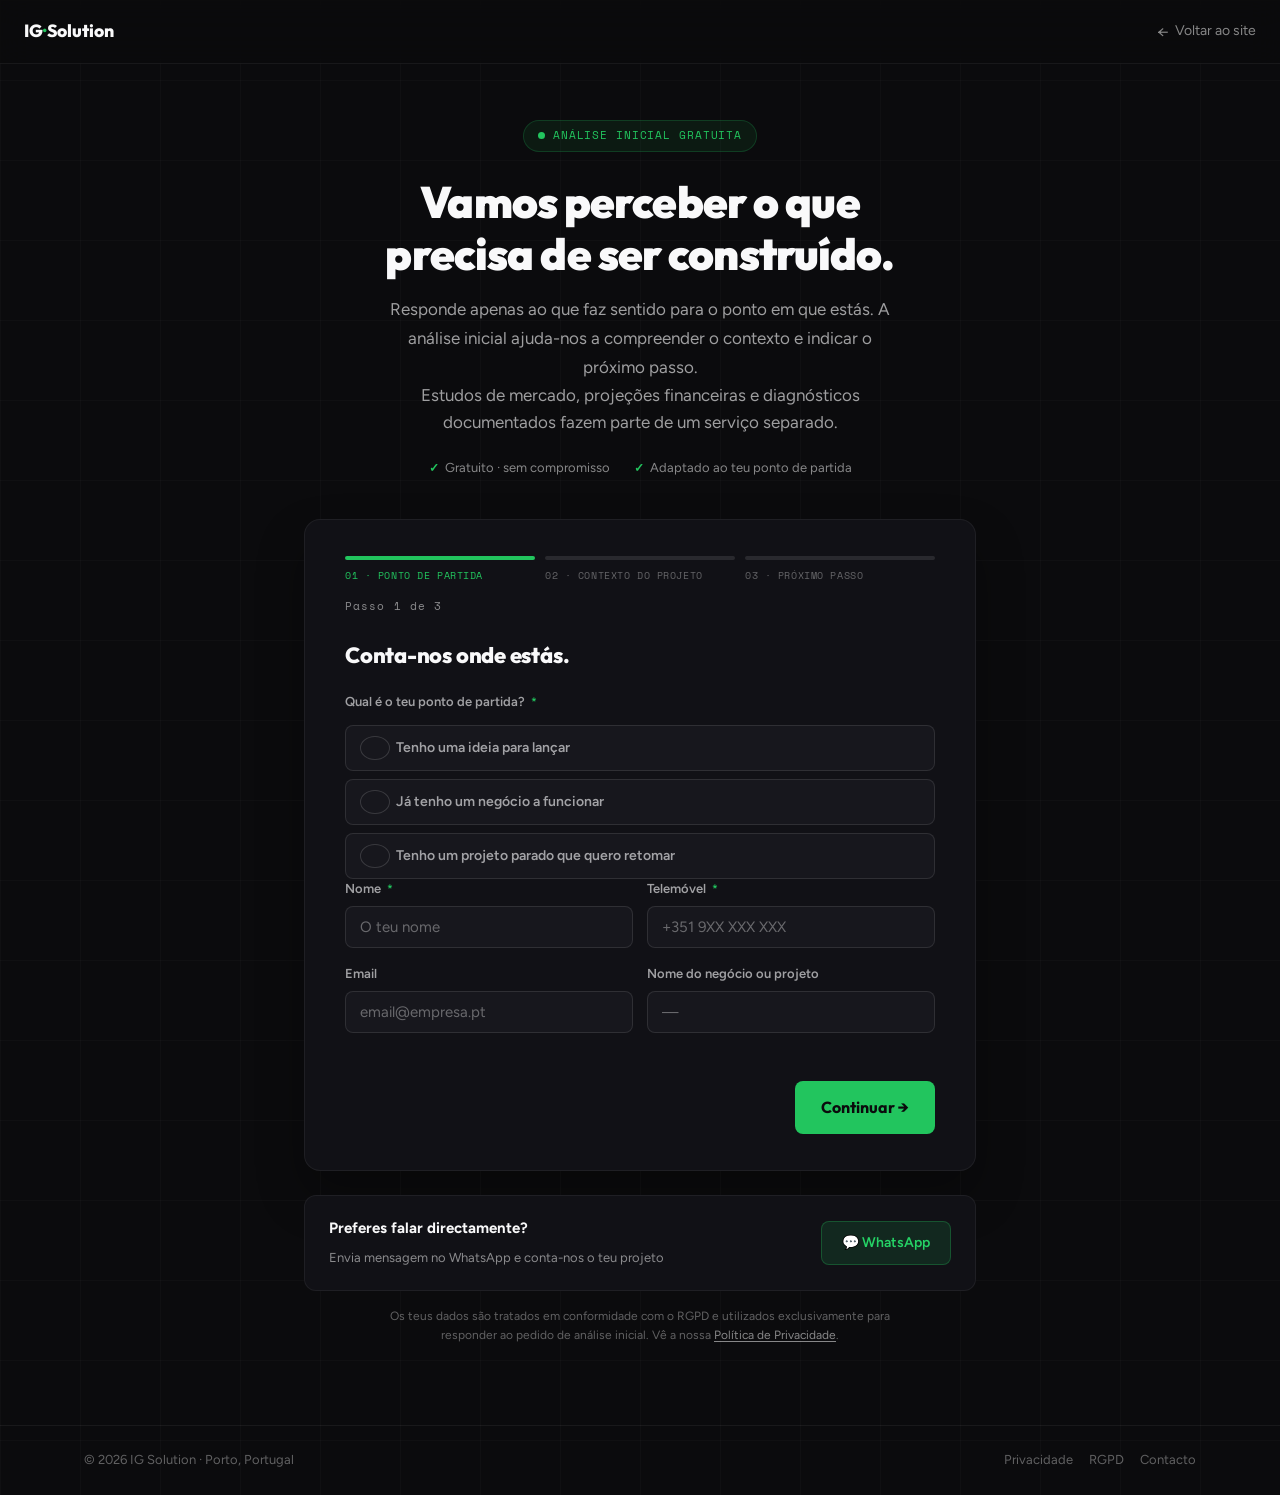
<file: diagnostico.html>
<!DOCTYPE html>
<html lang="pt">
<head>
<meta charset="UTF-8"/>
<meta name="viewport" content="width=device-width,initial-scale=1"/>
<title>Análise Inicial Gratuita — IG Solution | Porto</title>
<meta name="description" content="Conta-nos a tua ideia ou o teu negócio. A IG Solution analisa o contexto e entra em contacto com os próximos passos."/>
<link rel="icon" type="image/png" href="logo.png"/>
<link rel="dns-prefetch" href="https://n8n-production-6ead.up.railway.app"/>
<link rel="preconnect" href="https://fonts.googleapis.com"/>
<link rel="preconnect" href="https://fonts.gstatic.com" crossorigin/>
<link rel="preload" as="style" href="https://fonts.googleapis.com/css2?family=Outfit:wght@700;800;900&family=Figtree:wght@400;500;600&family=Space+Mono:wght@400&display=swap" onload="this.onload=null;this.rel='stylesheet'"/>
<noscript><link rel="stylesheet" href="https://fonts.googleapis.com/css2?family=Outfit:wght@700;800;900&family=Figtree:wght@400;500;600&family=Space+Mono:wght@400&display=swap"/></noscript>
<style>
*,*::before,*::after{box-sizing:border-box;margin:0;padding:0}
html{scroll-behavior:smooth}
a{text-decoration:none;color:inherit}
button{cursor:pointer;border:none;background:none;font:inherit}
[hidden]{display:none!important}

:root{
  --bg:#0B0B0D;
  --s1:#111116;
  --s2:#17171D;
  --bd:rgba(255,255,255,0.06);
  --bd2:rgba(255,255,255,0.10);
  --bd3:rgba(255,255,255,0.15);
  --green:#22C55E;
  --green-dim:rgba(34,197,94,0.08);
  --green-border:rgba(34,197,94,0.20);
  --red:#EF4444;
  --red-dim:rgba(239,68,68,0.08);
  --red-border:rgba(239,68,68,0.25);
  --t1:#F9F9FA;
  --t2:rgba(249,249,250,0.62);
  --t3:rgba(249,249,250,0.52);
  --t4:rgba(249,249,250,0.36);
  --font-h:'Outfit',sans-serif;
  --font-b:'Figtree',sans-serif;
  --font-m:'Space Mono',monospace;
  --radius-lg:12px;
  --radius-sm:8px;
  --radius-xs:6px;
  --shadow:0 16px 48px rgba(0,0,0,0.4);
  --ease:cubic-bezier(.22,1,.36,1);
}

body{
  font-family:var(--font-b);
  background:var(--bg);
  color:var(--t1);
  font-size:16px;
  line-height:1.6;
  overflow-x:hidden;
  min-height:100vh;
  background-image:
    linear-gradient(rgba(255,255,255,.018) 1px, transparent 1px),
    linear-gradient(90deg, rgba(255,255,255,.018) 1px, transparent 1px);
  background-size:80px 80px;
}

h1,h2,h3{font-family:var(--font-h);color:var(--t1);line-height:1.2}
h1{font-size:clamp(1.75rem,4vw,2.75rem);font-weight:900;letter-spacing:-.02em}
h2{font-size:1.375rem;font-weight:800;letter-spacing:-.01em}
h3{font-size:1rem;font-weight:700}
p{color:var(--t2);line-height:1.7}

.container{max-width:720px;margin:0 auto;padding:0 24px}
.container-wide{max-width:1160px;margin:0 auto;padding:0 24px}

/* NAV */
.nav{
  position:sticky;top:0;z-index:100;
  padding:0 24px;height:64px;
  display:flex;align-items:center;justify-content:space-between;
  background:rgba(11,11,13,.92);
  backdrop-filter:blur(16px);
  -webkit-backdrop-filter:blur(16px);
  border-bottom:1px solid var(--bd);
}
.nav-logo{font-family:var(--font-h);font-weight:800;font-size:1.1rem;color:var(--t1)}
.nav-logo span{color:var(--green)}
.nav-back{
  display:flex;align-items:center;gap:6px;
  font-size:.875rem;color:var(--t3);transition:color .18s;
}
.nav-back:hover{color:var(--t1)}
.nav-back::before{content:'←';font-size:1rem}

/* PAGE HEADER */
.page-header{
  padding:56px 0 40px;
  text-align:center;
}
.page-badge{
  display:inline-flex;align-items:center;gap:8px;
  padding:6px 14px;background:var(--green-dim);border:1px solid var(--green-border);
  border-radius:100px;font-family:var(--font-m);font-size:11px;letter-spacing:.08em;
  color:var(--green);margin-bottom:24px;
}
.badge-dot{width:7px;height:7px;background:var(--green);border-radius:50%;animation:pulse 2s ease-in-out infinite}
@keyframes pulse{0%,100%{opacity:1;transform:scale(1)}50%{opacity:.5;transform:scale(.85)}}
.page-header h1{margin-bottom:14px}
.page-header p{font-size:1.0625rem;color:var(--t2);max-width:500px;margin:0 auto}
.page-note{font-size:.8125rem;color:var(--t3);max-width:520px;margin:14px auto 0;line-height:1.6}

/* TRUST ROW */
.trust-row{
  display:flex;justify-content:center;gap:24px;flex-wrap:wrap;
  margin-top:22px;
}
.trust-item{
  display:flex;align-items:center;gap:6px;
  font-size:.8125rem;color:var(--t3);
}
.trust-item::before{content:'✓';color:var(--green);font-size:.75rem;font-weight:700}

/* FORM CARD */
.form-card{
  background:var(--s1);border:1px solid var(--bd);border-radius:16px;
  padding:36px 40px;margin-bottom:24px;
  box-shadow:0 24px 48px rgba(0,0,0,0.3);
}
@media(max-width:600px){
  .form-card{padding:22px 18px;border-radius:var(--radius-lg)}
  .page-header{padding:26px 0 22px}
  .page-header h1{font-size:clamp(1.5rem,6vw,1.9rem);margin-bottom:10px}
  .page-header p{font-size:.9375rem;max-width:100%}
  .page-note{margin-top:10px;font-size:.75rem}
  .trust-row{margin-top:14px;gap:14px}
  .trust-item{font-size:.75rem}
}

/* STEPPER */
.stepper{display:flex;gap:10px;margin-bottom:14px}
.seg{flex:1;display:flex;flex-direction:column;gap:8px;min-width:0}
.seg-bar{height:4px;border-radius:2px;background:var(--bd2);transition:background .35s}
.seg-txt{font-family:var(--font-m);font-size:9.5px;letter-spacing:.06em;text-transform:uppercase;color:var(--t4);transition:color .35s;white-space:nowrap;overflow:hidden;text-overflow:ellipsis}
.seg.done .seg-bar,.seg.current .seg-bar{background:var(--green)}
.seg.current .seg-txt{color:var(--green)}
.seg.done .seg-txt{color:var(--t3)}
.step-count{font-family:var(--font-m);font-size:11px;letter-spacing:.1em;color:var(--t3);margin-bottom:26px}
@media(max-width:480px){.seg-txt{font-size:8px}}

/* STEPS */
.step[hidden]{display:none}
.step:not([hidden]){animation:stepIn .4s var(--ease)}
@keyframes stepIn{from{opacity:0;transform:translateY(10px)}to{opacity:1;transform:none}}
.step-title{font-size:1.375rem;font-weight:800;margin-bottom:24px;outline:none}
.step-actions{display:flex;gap:12px;margin-top:32px}
.step-actions.two{justify-content:space-between}
.btn-step{padding:14px 26px;border-radius:var(--radius-sm);font-family:var(--font-h);font-weight:700;font-size:1rem;transition:background .18s,border-color .18s,color .18s,transform .18s}
.btn-next{background:var(--green);color:#0B0B0D;margin-left:auto}
.btn-next:hover{background:#16a34a;transform:translateY(-2px)}
.btn-back{background:transparent;border:1px solid var(--bd2);color:var(--t2)}
.btn-back:hover{border-color:var(--bd3);color:var(--t1)}

/* FIELD GROUPS */
.field-group{margin-bottom:28px}
.field-group:last-of-type{margin-bottom:0}
.fields-row{display:grid;grid-template-columns:1fr 1fr;gap:14px}
@media(max-width:560px){.fields-row{grid-template-columns:1fr}}

/* FORM FIELDS */
.field{display:flex;flex-direction:column;gap:6px;margin-bottom:16px}
.field:last-child{margin-bottom:0}
.field label{
  font-size:.8125rem;font-weight:600;color:var(--t2);
  display:flex;align-items:center;gap:6px;
}
.field label .req{color:var(--green);font-size:.75rem}
fieldset.field{border:none;padding:0;min-width:0}
.field legend{font-size:.8125rem;font-weight:600;color:var(--t2);display:flex;align-items:center;gap:6px;padding:0;margin-bottom:8px}
.field legend .req{color:var(--green);font-size:.75rem}
.field input,.field select,.field textarea{
  background:var(--s2);
  border:1px solid var(--bd2);
  border-radius:var(--radius-sm);
  color:var(--t1);
  font-family:var(--font-b);
  font-size:.9375rem;
  padding:11px 14px;
  transition:border-color .18s, box-shadow .18s;
  outline:none;
  width:100%;
  -webkit-appearance:none;
  appearance:none;
}
.field input::placeholder,.field textarea::placeholder{color:var(--t4)}
.field input:focus,.field select:focus,.field textarea:focus{
  border-color:rgba(255,255,255,.2);
  box-shadow:0 0 0 3px rgba(255,255,255,.04);
}
.field input.error,.field select.error,.field textarea.error{
  border-color:var(--red-border) !important;
  box-shadow:0 0 0 3px var(--red-dim) !important;
}
.field input.ok{border-color:var(--green-border)}
.field select{
  background-image:url("data:image/svg+xml,%3Csvg xmlns='http://www.w3.org/2000/svg' width='12' height='8' viewBox='0 0 12 8'%3E%3Cpath d='M1 1l5 5 5-5' stroke='rgba(249,249,250,0.35)' stroke-width='1.5' fill='none' stroke-linecap='round' stroke-linejoin='round'/%3E%3C/svg%3E");
  background-repeat:no-repeat;
  background-position:right 14px center;
  padding-right:36px;
  cursor:pointer;
}
.field select option{background:#17171D;color:var(--t1)}
.field textarea{resize:vertical;min-height:84px;line-height:1.6}
.field-error{font-size:.75rem;color:var(--red);margin-top:4px;display:none}
.field-error.show{display:block}
.field-hint{font-size:.75rem;color:var(--t3);margin-top:-2px}

/* RADIO / CHECKBOX GROUP */
.radio-group{display:flex;flex-direction:column;gap:8px;margin-top:4px}
.radio-option{
  display:flex;align-items:center;gap:10px;
  padding:10px 14px;
  background:var(--s2);border:1px solid var(--bd2);border-radius:var(--radius-sm);
  cursor:pointer;transition:border-color .18s,background .18s;
  position:relative;
}
.radio-option:hover{border-color:var(--bd3)}
.radio-option input[type=radio]{
  width:16px;height:16px;
  border:1.5px solid var(--bd3);border-radius:50%;
  background:transparent;
  appearance:none;-webkit-appearance:none;
  flex-shrink:0;
  transition:border-color .18s,background .18s;cursor:pointer;
  position:relative;
}
.radio-option input[type=radio]:checked{
  border-color:var(--green);background:var(--green);
}
.radio-option input[type=radio]:checked::after{
  content:'';position:absolute;top:50%;left:50%;
  transform:translate(-50%,-50%);
  width:5px;height:5px;border-radius:50%;background:#0B0B0D;
}
.radio-option:has(input:checked){
  border-color:var(--green-border);background:var(--green-dim);
}
.radio-label{font-size:.875rem;color:var(--t2)}
.radio-option:has(input:checked) .radio-label{color:var(--t1)}
.radio-group.error .radio-option{border-color:var(--red-border)}

/* CHECKBOX GRID */
.check-grid{display:grid;grid-template-columns:1fr 1fr;gap:8px;margin-top:4px}
@media(max-width:480px){.check-grid{grid-template-columns:1fr}}
.check-option{
  display:flex;align-items:center;gap:8px;
  padding:9px 12px;
  background:var(--s2);border:1px solid var(--bd2);border-radius:var(--radius-sm);
  cursor:pointer;transition:border-color .18s,background .18s;
}
.check-option:hover{border-color:var(--bd3)}
.check-option input[type=checkbox]{
  width:15px;height:15px;flex-shrink:0;
  border:1.5px solid var(--bd3);border-radius:3px;
  background:transparent;appearance:none;-webkit-appearance:none;
  transition:border-color .18s,background .18s;cursor:pointer;
  display:flex;align-items:center;justify-content:center;position:relative;
}
.check-option input[type=checkbox]:checked{
  background:var(--green);border-color:var(--green);
}
.check-option input[type=checkbox]:checked::after{
  content:'✓';font-size:9px;color:#0B0B0D;font-weight:800;position:absolute;
}
.check-option:has(input:checked){border-color:var(--green-border);background:var(--green-dim)}
.check-label{font-size:.8125rem;color:var(--t2)}
.check-option:has(input:checked) .check-label{color:var(--t1)}
.check-grid.error .check-option{border-color:var(--red-border)}

/* CONSENT */
.consent{margin-top:8px}
.consent-box{display:flex;align-items:flex-start;gap:11px;cursor:pointer;font-size:.875rem;color:var(--t2);line-height:1.5}
.consent-box input[type=checkbox]{
  width:18px;height:18px;flex-shrink:0;margin-top:2px;
  border:1.5px solid var(--bd3);border-radius:4px;background:transparent;
  appearance:none;-webkit-appearance:none;cursor:pointer;position:relative;
  transition:border-color .18s,background .18s;
}
.consent-box input[type=checkbox]:checked{background:var(--green);border-color:var(--green)}
.consent-box input[type=checkbox]:checked::after{content:'✓';position:absolute;inset:0;display:flex;align-items:center;justify-content:center;font-size:12px;color:#0B0B0D;font-weight:800}
.consent-box input[aria-invalid="true"]{border-color:var(--red-border);box-shadow:0 0 0 3px var(--red-dim)}
.consent-box a{color:var(--green);text-decoration:underline;text-underline-offset:2px}

/* SUBMIT */
.btn-submit{
  display:inline-flex;align-items:center;justify-content:center;gap:10px;
  padding:14px 28px;
  background:var(--green);color:#0B0B0D;
  border-radius:var(--radius-sm);
  font-size:1rem;font-weight:700;font-family:var(--font-h);
  letter-spacing:-.01em;
  transition:background .18s,transform .18s,box-shadow .18s;cursor:pointer;
  position:relative;overflow:hidden;
}
.btn-submit:hover:not(:disabled){background:#16a34a;transform:translateY(-2px);box-shadow:0 8px 24px rgba(34,197,94,.25)}
.btn-submit:disabled{opacity:.6;cursor:not-allowed;transform:none}
.step-actions .btn-submit{flex:1}
.btn-submit .spinner{
  width:18px;height:18px;border:2px solid rgba(0,0,0,.2);
  border-top-color:#0B0B0D;border-radius:50%;
  animation:spin .7s linear infinite;display:none;
}
@keyframes spin{to{transform:rotate(360deg)}}
.btn-submit.loading .spinner{display:block}
.btn-submit.loading .btn-text{display:none}
.form-note{font-size:.75rem;color:var(--t3);margin-top:16px;line-height:1.55}

/* WHATSAPP FALLBACK */
.wa-fallback{
  background:var(--s1);border:1px solid var(--bd);border-radius:var(--radius-lg);
  padding:20px 24px;display:flex;align-items:center;gap:16px;flex-wrap:wrap;
  margin-top:16px;
}
.wa-fallback-text{flex:1}
.wa-fallback-text strong{font-size:.9375rem;color:var(--t1);display:block;margin-bottom:4px}
.wa-fallback-text span{font-size:.8125rem;color:var(--t3)}
.btn-wa{
  display:inline-flex;align-items:center;gap:8px;
  padding:10px 20px;
  background:rgba(37,211,102,.12);border:1px solid rgba(37,211,102,.25);
  border-radius:var(--radius-sm);
  font-size:.875rem;font-weight:600;color:#25D366;
  transition:background .18s;white-space:nowrap;
}
.btn-wa:hover{background:rgba(37,211,102,.2)}

/* SUCCESS STATE */
.success-screen{
  display:none;
  text-align:center;padding:80px 0 120px;
}
.success-screen.show{display:block}
.success-icon{
  width:72px;height:72px;
  background:var(--green-dim);border:1px solid var(--green-border);
  border-radius:50%;display:flex;align-items:center;justify-content:center;
  margin:0 auto 28px;
  font-size:1.75rem;
}
.success-screen h2{margin-bottom:12px}
.success-screen p{max-width:440px;margin:0 auto 40px;font-size:1.0625rem}
.success-steps{
  display:flex;justify-content:center;gap:0;
  max-width:560px;margin:0 auto 40px;
  background:var(--s1);border:1px solid var(--bd);border-radius:var(--radius-lg);
  overflow:hidden;
}
.success-step{
  flex:1;padding:20px 16px;text-align:center;
  border-right:1px solid var(--bd);
}
.success-step:last-child{border-right:none}
.success-step-num{
  font-family:var(--font-m);font-size:10px;color:var(--green);
  letter-spacing:.1em;margin-bottom:6px;
}
.success-step-title{font-size:.875rem;font-weight:600;color:var(--t1);margin-bottom:4px}
.success-step-desc{font-size:.75rem;color:var(--t3);line-height:1.5}
.btn-home{
  display:inline-flex;align-items:center;gap:8px;
  padding:13px 28px;border:1px solid var(--bd2);border-radius:var(--radius-sm);
  font-size:.9375rem;font-weight:500;color:var(--t2);transition:border-color .18s,color .18s;
}
.btn-home:hover{border-color:rgba(255,255,255,.2);color:var(--t1)}

/* GLOBAL FORM ERROR */
.global-error{
  display:none;
  background:var(--red-dim);border:1px solid var(--red-border);
  border-radius:var(--radius-sm);padding:12px 16px;
  font-size:.875rem;color:var(--red);margin-bottom:20px;
  line-height:1.5;
}
.global-error.show{display:block}

/* FOOTER */
.page-footer{
  border-top:1px solid var(--bd);padding:24px 0;margin-top:80px;
}
.page-footer-inner{
  display:flex;align-items:center;justify-content:space-between;
  flex-wrap:wrap;gap:12px;
}
.page-footer-copy{font-size:.8125rem;color:var(--t4)}
.page-footer-links{display:flex;gap:16px}
.page-footer-links a{font-size:.8125rem;color:var(--t4);transition:color .18s}
.page-footer-links a:hover{color:var(--t2)}

/* RGPD */
/* SOLUÇÃO DE INTERESSE */
.interesse-banner{background:var(--green-dim);border:1px solid var(--green-border);border-radius:var(--radius-lg);padding:16px 18px;margin-bottom:26px;display:flex;flex-wrap:wrap;align-items:center;gap:12px}
.interesse-banner[hidden]{display:none}
.ib-main{display:flex;flex-direction:column;gap:2px;flex:1;min-width:180px}
.ib-label{font-family:var(--font-m);font-size:9px;letter-spacing:.1em;text-transform:uppercase;color:var(--green)}
.ib-value{font-family:var(--font-h);font-size:1rem;font-weight:700;color:var(--t1)}
.ib-change{font-size:.8125rem;color:var(--green);text-decoration:underline;text-underline-offset:2px;padding:4px 2px}
.ib-editor{flex-basis:100%;display:flex;flex-direction:column;gap:6px}
.ib-editor[hidden]{display:none}
.ib-editor-lbl{font-size:.75rem;color:var(--t3)}
.ib-editor select{background:var(--s2);border:1px solid var(--bd2);border-radius:var(--radius-sm);color:var(--t1);font-family:var(--font-b);font-size:.9rem;padding:10px 12px;width:100%;outline:none}
.ib-copy{flex-basis:100%;font-size:.85rem;color:var(--t2);margin:0;line-height:1.5;border-top:1px solid var(--green-border);padding-top:10px}
.ib-copy:empty{display:none}
.rgpd-note{
  font-size:.75rem;color:var(--t4);
  text-align:center;margin-top:16px;line-height:1.6;
  max-width:520px;margin-left:auto;margin-right:auto;
}
.rgpd-note a{color:var(--t3);text-decoration:underline;text-underline-offset:2px}

@media(prefers-reduced-motion:reduce){
  html{scroll-behavior:auto}
  *,*::before,*::after{animation-duration:.01ms!important;animation-iteration-count:1!important;transition-duration:.01ms!important}
  .step:not([hidden]){animation:none}
}
</style>
</head>
<body>

<nav class="nav">
  <a href="index.html" class="nav-logo">IG<span>·</span>Solution</a>
  <a href="index.html" class="nav-back">Voltar ao site</a>
</nav>

<!-- FORM SECTION -->
<div id="form-section">
  <div class="container">
    <div class="page-header" id="form-top">
      <div class="page-badge">
        <span class="badge-dot"></span>ANÁLISE INICIAL GRATUITA
      </div>
      <h1>Vamos perceber o que<br/>precisa de ser construído.</h1>
      <p>Responde apenas ao que faz sentido para o ponto em que estás. A análise inicial ajuda-nos a compreender o contexto e indicar o próximo passo.</p>
      <p class="page-note">Estudos de mercado, projeções financeiras e diagnósticos documentados fazem parte de um serviço separado.</p>
      <div class="trust-row">
        <div class="trust-item">Gratuito · sem compromisso</div>
        <div class="trust-item">Adaptado ao teu ponto de partida</div>
      </div>
    </div>

    <div class="form-card">

      <!-- SOLUÇÃO DE INTERESSE (preenchido por JS a partir de ?interesse validado) -->
      <div class="interesse-banner" id="interesse-banner" hidden>
        <div class="ib-main">
          <span class="ib-label">Solução de interesse</span>
          <strong class="ib-value" id="ib-value"></strong>
        </div>
        <button type="button" class="ib-change" id="ib-change">Alterar solução</button>
        <div class="ib-editor" id="ib-editor" hidden>
          <label class="ib-editor-lbl" for="interesse-select">Escolhe a solução de interesse</label>
          <select id="interesse-select">
            <option value="">Sem solução específica</option>
            <option value="sistema_comercial">Sistema Comercial IG</option>
            <option value="agenda_360">Agenda 360 — projeto-piloto</option>
            <option value="sprint_automacao">Sprint de Automação</option>
            <option value="produto_digital">Produto Digital à Medida</option>
            <option value="analise_operacao">Análise da operação</option>
          </select>
        </div>
        <p class="ib-copy" id="ib-copy"></p>
      </div>

      <form id="diag-form" novalidate>

        <!-- PROGRESSO -->
        <div class="stepper" role="group" aria-label="Progresso do formulário">
          <div class="seg current" data-seg="1" aria-current="step"><span class="seg-bar"></span><span class="seg-txt">01 · Ponto de partida</span></div>
          <div class="seg" data-seg="2"><span class="seg-bar"></span><span class="seg-txt">02 · Contexto do projeto</span></div>
          <div class="seg" data-seg="3"><span class="seg-bar"></span><span class="seg-txt">03 · Próximo passo</span></div>
        </div>
        <p class="step-count" id="step-count" aria-live="polite">Passo 1 de 3</p>

        <!-- ═══ PASSO 1 — PONTO DE PARTIDA ═══ -->
        <section class="step" id="step-1" data-step="1" aria-labelledby="step1-title">
          <h2 class="step-title" id="step1-title" tabindex="-1">Conta-nos onde estás.</h2>

          <fieldset class="field field-group">
            <legend>Qual é o teu ponto de partida? <span class="req">*</span></legend>
            <div class="radio-group" id="tipo-projeto-group" aria-describedby="err-tipo_projeto">
              <label class="radio-option">
                <input type="radio" name="tipo_projeto" value="ideia_nova" aria-required="true"/>
                <span class="radio-label">Tenho uma ideia para lançar</span>
              </label>
              <label class="radio-option">
                <input type="radio" name="tipo_projeto" value="negocio_existente" aria-required="true"/>
                <span class="radio-label">Já tenho um negócio a funcionar</span>
              </label>
              <label class="radio-option">
                <input type="radio" name="tipo_projeto" value="projeto_parado" aria-required="true"/>
                <span class="radio-label">Tenho um projeto parado que quero retomar</span>
              </label>
            </div>
            <div class="field-error" id="err-tipo_projeto">Por favor seleciona o teu ponto de partida</div>
          </fieldset>

          <div class="fields-row">
            <div class="field">
              <label for="nome">Nome <span class="req">*</span></label>
              <input type="text" name="nome" id="nome" placeholder="O teu nome" autocomplete="given-name" aria-describedby="err-nome" aria-required="true" required/>
              <div class="field-error" id="err-nome">Por favor indica o teu nome</div>
            </div>
            <div class="field">
              <label for="telefone">Telemóvel <span class="req">*</span></label>
              <input type="tel" name="telefone" id="telefone" placeholder="+351 9XX XXX XXX" autocomplete="tel" aria-describedby="err-telefone" aria-required="true" required/>
              <div class="field-error" id="err-telefone">Número de telemóvel inválido</div>
            </div>
          </div>
          <div class="fields-row">
            <div class="field">
              <label for="email">Email</label>
              <input type="email" name="email" id="email" placeholder="email@empresa.pt" autocomplete="email" aria-describedby="err-email"/>
              <div class="field-error" id="err-email">Email inválido</div>
            </div>
            <div class="field">
              <label for="negocio" id="lbl-negocio"><span class="lbl-text">Nome do negócio ou projeto</span> <span class="req" id="req-negocio" hidden>*</span></label>
              <input type="text" name="negocio" id="negocio" placeholder="—" aria-describedby="err-negocio"/>
              <div class="field-error" id="err-negocio">Por favor indica o nome do negócio</div>
            </div>
          </div>

          <div class="step-actions">
            <button type="button" class="btn-step btn-next" data-next>Continuar →</button>
          </div>
        </section>

        <!-- ═══ PASSO 2 — CONTEXTO DO PROJETO ═══ -->
        <section class="step" id="step-2" data-step="2" hidden aria-labelledby="step2-title">
          <h2 class="step-title" id="step2-title" tabindex="-1">Contexto do projeto.</h2>

          <!-- COMUNS -->
          <div class="field">
            <label for="sector">Setor <span class="req">*</span></label>
            <select name="sector" id="sector" aria-describedby="err-sector" aria-required="true" required>
              <option value="">Seleciona uma opção</option>
              <option>Produto digital / aplicação</option>
              <option>Plataforma ou SaaS</option>
              <option>E-commerce</option>
              <option>Serviço profissional</option>
              <option>Projeto tecnológico</option>
              <option>Educação ou formação</option>
              <option>Imobiliário</option>
              <option>Restauração</option>
              <option>Estética e beleza</option>
              <option>Fitness e bem-estar</option>
              <option>Oficina ou serviço automóvel</option>
              <option>Comércio local</option>
              <option>Mobilidade</option>
              <option>Outro</option>
            </select>
            <div class="field-error" id="err-sector">Por favor seleciona o setor</div>
          </div>
          <div class="field">
            <label for="website_instagram" id="lbl-link">Website, Instagram ou página atual</label>
            <input type="url" name="website_instagram" id="website_instagram" placeholder="https://..."/>
          </div>
          <div class="field">
            <label for="cidade">Cidade ou mercado principal</label>
            <input type="text" name="cidade" id="cidade" placeholder="Ex.: Porto, Portugal, mercado online ou ainda não definido"/>
          </div>

          <!-- ── FLUXO A · IDEIA NOVA ── -->
          <div class="flow" id="flow-ideia" hidden>
            <div class="field">
              <label for="problema_resolver">Que problema queres resolver? <span class="req">*</span></label>
              <textarea name="problema_resolver" id="problema_resolver" rows="3" placeholder="Explica de forma simples o problema, necessidade ou oportunidade que identificaste." aria-describedby="err-problema_resolver" aria-required="true"></textarea>
              <div class="field-error" id="err-problema_resolver">Descreve o problema que queres resolver</div>
            </div>
            <div class="field">
              <label for="publico_alvo">Para quem seria esta solução? <span class="req">*</span></label>
              <input type="text" name="publico_alvo" id="publico_alvo" placeholder="Ex.: profissionais independentes, empresas, consumidores, motoristas…" aria-describedby="err-publico_alvo" aria-required="true"/>
              <div class="field-error" id="err-publico_alvo">Indica para quem seria a solução</div>
            </div>
            <div class="field">
              <label for="fase_projeto">Em que fase está a ideia? <span class="req">*</span></label>
              <select name="fase_projeto" id="fase_projeto" aria-describedby="err-fase_projeto" aria-required="true">
                <option value="">Seleciona uma opção</option>
                <option>É apenas uma ideia inicial</option>
                <option>Já fiz alguma pesquisa</option>
                <option>Já tenho o modelo documentado</option>
                <option>Já tenho design ou protótipo</option>
                <option>O desenvolvimento já começou</option>
                <option>Preciso de ajuda para definir a fase</option>
              </select>
              <div class="field-error" id="err-fase_projeto">Seleciona a fase da ideia</div>
            </div>
            <fieldset class="field">
              <legend>O que pode ser necessário construir? <span class="req">*</span></legend>
              <div class="check-grid" id="grid-solucao-ideia" aria-describedby="err-tipo_solucao_ideia">
                <label class="check-option"><input type="checkbox" name="tipo_solucao" value="Website ou landing page"/><span class="check-label">Website ou landing page</span></label>
                <label class="check-option"><input type="checkbox" name="tipo_solucao" value="Aplicação ou produto digital"/><span class="check-label">Aplicação ou produto digital</span></label>
                <label class="check-option"><input type="checkbox" name="tipo_solucao" value="Plataforma ou portal"/><span class="check-label">Plataforma ou portal</span></label>
                <label class="check-option"><input type="checkbox" name="tipo_solucao" value="CRM ou sistema de gestão"/><span class="check-label">CRM ou sistema de gestão</span></label>
                <label class="check-option"><input type="checkbox" name="tipo_solucao" value="Automação e integrações"/><span class="check-label">Automação e integrações</span></label>
                <label class="check-option"><input type="checkbox" name="tipo_solucao" value="Sistema de agendamento"/><span class="check-label">Sistema de agendamento</span></label>
                <label class="check-option"><input type="checkbox" name="tipo_solucao" value="E-commerce"/><span class="check-label">E-commerce</span></label>
                <label class="check-option"><input type="checkbox" name="tipo_solucao" value="Ainda não sei"/><span class="check-label">Ainda não sei</span></label>
              </div>
              <div class="field-error" id="err-tipo_solucao_ideia">Seleciona pelo menos uma opção</div>
            </fieldset>
          </div>

          <!-- ── FLUXO B · NEGÓCIO EXISTENTE ── -->
          <div class="flow" id="flow-negocio" hidden>
            <div class="field">
              <label for="clientes_mes">Quantos novos contactos ou clientes recebes por mês?</label>
              <select name="clientes_mes" id="clientes_mes">
                <option value="">Seleciona uma opção</option>
                <option>Ainda não sei</option>
                <option>Menos de 10</option>
                <option>10 a 30</option>
                <option>30 a 60</option>
                <option>60 a 100</option>
                <option>Mais de 100</option>
              </select>
            </div>
            <div class="field">
              <label for="resposta_leads">Como os contactos são tratados atualmente? <span class="req">*</span></label>
              <select name="resposta_leads" id="resposta_leads" aria-describedby="err-resposta_leads" aria-required="true">
                <option value="">Seleciona uma opção</option>
                <option>Manualmente por mim</option>
                <option>Manualmente por uma pessoa da equipa</option>
                <option>Utilizamos várias ferramentas separadas</option>
                <option>Temos alguma automação</option>
                <option>Temos um sistema bem estruturado</option>
                <option>Ainda não recebemos contactos de forma consistente</option>
              </select>
              <div class="field-error" id="err-resposta_leads">Seleciona uma opção</div>
            </div>
            <div class="field">
              <label>De onde chegam atualmente os contactos ou clientes?</label>
              <div class="check-grid" id="canais-group">
                <label class="check-option"><input type="checkbox" name="canais" value="Website"/><span class="check-label">Website</span></label>
                <label class="check-option"><input type="checkbox" name="canais" value="Instagram"/><span class="check-label">Instagram</span></label>
                <label class="check-option"><input type="checkbox" name="canais" value="WhatsApp"/><span class="check-label">WhatsApp</span></label>
                <label class="check-option"><input type="checkbox" name="canais" value="Google"/><span class="check-label">Google</span></label>
                <label class="check-option"><input type="checkbox" name="canais" value="Publicidade"/><span class="check-label">Publicidade</span></label>
                <label class="check-option"><input type="checkbox" name="canais" value="Facebook"/><span class="check-label">Facebook</span></label>
                <label class="check-option"><input type="checkbox" name="canais" value="Marketplaces ou plataformas"/><span class="check-label">Marketplaces ou plataformas</span></label>
                <label class="check-option"><input type="checkbox" name="canais" value="Recomendação"/><span class="check-label">Recomendação</span></label>
                <label class="check-option"><input type="checkbox" name="canais" value="Prospecção comercial"/><span class="check-label">Prospecção comercial</span></label>
                <label class="check-option"><input type="checkbox" name="canais" value="Nenhum canal estruturado"/><span class="check-label">Nenhum canal estruturado</span></label>
              </div>
            </div>
            <div class="field">
              <label for="maior_desafio">Qual é o principal problema que queres resolver? <span class="req">*</span></label>
              <select name="maior_desafio" id="maior_desafio" aria-describedby="err-maior_desafio" aria-required="true">
                <option value="">Seleciona uma opção</option>
                <option>Captar mais oportunidades</option>
                <option>Organizar contactos e clientes</option>
                <option>Responder mais rapidamente</option>
                <option>Automatizar processos</option>
                <option>Integrar ferramentas separadas</option>
                <option>Criar ou melhorar o website</option>
                <option>Criar um sistema de agendamento</option>
                <option>Desenvolver um produto digital</option>
                <option>Melhorar o acompanhamento comercial</option>
                <option>Outro</option>
              </select>
              <div class="field-error" id="err-maior_desafio">Seleciona o principal problema</div>
            </div>
            <fieldset class="field">
              <legend>Quem está envolvido atualmente neste projeto?</legend>
              <div class="radio-group">
                <label class="radio-option"><input type="radio" name="agencia" value="Apenas eu"/><span class="radio-label">Apenas eu</span></label>
                <label class="radio-option"><input type="radio" name="agencia" value="Equipa interna"/><span class="radio-label">Equipa interna</span></label>
                <label class="radio-option"><input type="radio" name="agencia" value="Designer ou agência"/><span class="radio-label">Designer ou agência</span></label>
                <label class="radio-option"><input type="radio" name="agencia" value="Programador ou equipa técnica"/><span class="radio-label">Programador ou equipa técnica</span></label>
                <label class="radio-option"><input type="radio" name="agencia" value="Consultor"/><span class="radio-label">Consultor</span></label>
                <label class="radio-option"><input type="radio" name="agencia" value="Vários prestadores"/><span class="radio-label">Vários prestadores</span></label>
                <label class="radio-option"><input type="radio" name="agencia" value="Ninguém neste momento"/><span class="radio-label">Ninguém neste momento</span></label>
              </div>
            </fieldset>
          </div>

          <!-- ── FLUXO C · PROJETO PARADO ── -->
          <div class="flow" id="flow-parado" hidden>
            <div class="field">
              <label for="fase_projeto_parado">Em que fase o projeto parou? <span class="req">*</span></label>
              <select name="fase_projeto" id="fase_projeto_parado" aria-describedby="err-fase_projeto_parado" aria-required="true">
                <option value="">Seleciona uma opção</option>
                <option>Planeamento</option>
                <option>Pesquisa e validação</option>
                <option>Design</option>
                <option>Protótipo</option>
                <option>Desenvolvimento</option>
                <option>Testes</option>
                <option>Lançamento</option>
                <option>Já esteve publicado</option>
                <option>Não sei identificar</option>
              </select>
              <div class="field-error" id="err-fase_projeto_parado">Seleciona a fase em que parou</div>
            </div>
            <div class="field">
              <label for="motivo_paragem">Porque é que o projeto parou? <span class="req">*</span></label>
              <textarea name="motivo_paragem" id="motivo_paragem" rows="3" placeholder="Ex.: falta de direção, problemas técnicos, orçamento, equipa, fornecedor ou mudança de prioridade." aria-describedby="err-motivo_paragem" aria-required="true"></textarea>
              <div class="field-error" id="err-motivo_paragem">Explica porque o projeto parou</div>
            </div>
            <fieldset class="field">
              <legend>Que ativos já existem?</legend>
              <div class="check-grid" id="ativos-group">
                <label class="check-option"><input type="checkbox" name="ativos_existentes" value="Domínio"/><span class="check-label">Domínio</span></label>
                <label class="check-option"><input type="checkbox" name="ativos_existentes" value="Website"/><span class="check-label">Website</span></label>
                <label class="check-option"><input type="checkbox" name="ativos_existentes" value="Design"/><span class="check-label">Design</span></label>
                <label class="check-option"><input type="checkbox" name="ativos_existentes" value="Protótipo"/><span class="check-label">Protótipo</span></label>
                <label class="check-option"><input type="checkbox" name="ativos_existentes" value="Código"/><span class="check-label">Código</span></label>
                <label class="check-option"><input type="checkbox" name="ativos_existentes" value="Base de dados"/><span class="check-label">Base de dados</span></label>
                <label class="check-option"><input type="checkbox" name="ativos_existentes" value="Documentação"/><span class="check-label">Documentação</span></label>
                <label class="check-option"><input type="checkbox" name="ativos_existentes" value="Contas ou ferramentas"/><span class="check-label">Contas ou ferramentas</span></label>
                <label class="check-option"><input type="checkbox" name="ativos_existentes" value="Nenhum ativo organizado"/><span class="check-label">Nenhum ativo organizado</span></label>
                <label class="check-option"><input type="checkbox" name="ativos_existentes" value="Não sei"/><span class="check-label">Não sei</span></label>
              </div>
            </fieldset>
            <div class="field">
              <label for="maior_desafio_parado">O que precisa acontecer para o projeto avançar? <span class="req">*</span></label>
              <select name="maior_desafio" id="maior_desafio_parado" aria-describedby="err-maior_desafio_parado" aria-required="true">
                <option value="">Seleciona uma opção</option>
                <option>Rever a estratégia</option>
                <option>Redefinir o escopo</option>
                <option>Melhorar o design</option>
                <option>Corrigir ou concluir o desenvolvimento</option>
                <option>Integrar ferramentas</option>
                <option>Organizar dados e acessos</option>
                <option>Preparar o lançamento</option>
                <option>Retomar a operação</option>
                <option>Ainda preciso de um diagnóstico</option>
                <option>Outro</option>
              </select>
              <div class="field-error" id="err-maior_desafio_parado">Seleciona o que precisa acontecer</div>
            </div>
            <fieldset class="field">
              <legend>Que tipo de solução está envolvida? <span class="req">*</span></legend>
              <div class="check-grid" id="grid-solucao-parado" aria-describedby="err-tipo_solucao_parado">
                <label class="check-option"><input type="checkbox" name="tipo_solucao" value="Website ou landing page"/><span class="check-label">Website ou landing page</span></label>
                <label class="check-option"><input type="checkbox" name="tipo_solucao" value="Aplicação"/><span class="check-label">Aplicação</span></label>
                <label class="check-option"><input type="checkbox" name="tipo_solucao" value="Plataforma"/><span class="check-label">Plataforma</span></label>
                <label class="check-option"><input type="checkbox" name="tipo_solucao" value="Sistema interno"/><span class="check-label">Sistema interno</span></label>
                <label class="check-option"><input type="checkbox" name="tipo_solucao" value="Automação"/><span class="check-label">Automação</span></label>
                <label class="check-option"><input type="checkbox" name="tipo_solucao" value="E-commerce"/><span class="check-label">E-commerce</span></label>
                <label class="check-option"><input type="checkbox" name="tipo_solucao" value="Agenda ou CRM"/><span class="check-label">Agenda ou CRM</span></label>
                <label class="check-option"><input type="checkbox" name="tipo_solucao" value="Outro"/><span class="check-label">Outro</span></label>
                <label class="check-option"><input type="checkbox" name="tipo_solucao" value="Ainda não sei"/><span class="check-label">Ainda não sei</span></label>
              </div>
              <div class="field-error" id="err-tipo_solucao_parado">Seleciona pelo menos uma opção</div>
            </fieldset>
          </div>

          <div class="step-actions two">
            <button type="button" class="btn-step btn-back" data-back>← Voltar</button>
            <button type="button" class="btn-step btn-next" data-next>Continuar →</button>
          </div>
        </section>

        <!-- ═══ PASSO 3 — PRÓXIMO PASSO ═══ -->
        <section class="step" id="step-3" data-step="3" hidden aria-labelledby="step3-title">
          <h2 class="step-title" id="step3-title" tabindex="-1">Próximo passo.</h2>

          <div class="field">
            <label for="investimento">Que nível de investimento estás a considerar? <span class="req">*</span></label>
            <select name="investimento" id="investimento" aria-describedby="err-investimento" aria-required="true" required>
              <option value="">Seleciona uma opção</option>
              <option value="nao_definido">Ainda não defini</option>
              <option value="ate_1000">Até €1.000</option>
              <option value="1000_3000">€1.000 a €3.000</option>
              <option value="3000_7500">€3.000 a €7.500</option>
              <option value="mais_7500">Mais de €7.500</option>
            </select>
            <div class="field-error" id="err-investimento">Seleciona uma opção</div>
          </div>

          <div class="field" id="fac-wrap" hidden>
            <label for="facturacao">Faturação mensal aproximada do negócio</label>
            <select name="facturacao" id="facturacao">
              <option value="">Seleciona uma opção</option>
              <option>Prefiro não indicar</option>
              <option>Ainda sem faturação regular</option>
              <option>Menos de €1.000</option>
              <option>€1.000 a €3.000</option>
              <option>€3.000 a €8.000</option>
              <option>€8.000 a €20.000</option>
              <option>Mais de €20.000</option>
            </select>
          </div>

          <fieldset class="field">
            <legend>Quando pretendes começar? <span class="req">*</span></legend>
            <div class="radio-group" id="urgencia-group" aria-describedby="err-urgencia">
              <label class="radio-option"><input type="radio" name="urgencia" value="Assim que possível" aria-required="true"/><span class="radio-label">Assim que possível</span></label>
              <label class="radio-option"><input type="radio" name="urgencia" value="Nas próximas semanas" aria-required="true"/><span class="radio-label">Nas próximas semanas</span></label>
              <label class="radio-option"><input type="radio" name="urgencia" value="Nos próximos dois a três meses" aria-required="true"/><span class="radio-label">Nos próximos dois a três meses</span></label>
              <label class="radio-option"><input type="radio" name="urgencia" value="Ainda estou a avaliar" aria-required="true"/><span class="radio-label">Ainda estou a avaliar</span></label>
            </div>
            <div class="field-error" id="err-urgencia">Seleciona quando pretendes começar</div>
          </fieldset>

          <div class="field">
            <label for="observacoes">Observações (opcional)</label>
            <textarea name="observacoes" id="observacoes" rows="3" placeholder="Acrescenta alguma informação importante."></textarea>
          </div>

          <div class="field consent">
            <label class="consent-box">
              <input type="checkbox" name="privacidade_aceite" id="privacidade_aceite" value="sim" aria-describedby="err-privacidade_aceite" aria-required="true"/>
              <span>Li e aceito a <a href="privacidade.html">Política de Privacidade</a> e autorizo o tratamento dos dados para resposta a este pedido.</span>
            </label>
            <div class="field-error" id="err-privacidade_aceite">Precisas de aceitar a Política de Privacidade para continuar</div>
          </div>

          <p class="form-note">A IG Solution não vende os teus dados. As informações podem ser processadas pelos fornecedores técnicos necessários ao funcionamento do serviço.</p>

          <div class="global-error" id="global-error-form" role="alert" aria-live="assertive"></div>

          <div class="step-actions two">
            <button type="button" class="btn-step btn-back" data-back>← Voltar</button>
            <button type="submit" class="btn-submit" id="btn-submit">
              <span class="btn-text">Enviar análise inicial →</span>
              <span class="spinner"></span>
            </button>
          </div>
        </section>

      </form>
    </div>

    <!-- WHATSAPP FALLBACK -->
    <div class="wa-fallback">
      <div class="wa-fallback-text">
        <strong>Preferes falar directamente?</strong>
        <span>Envia mensagem no WhatsApp e conta-nos o teu projeto</span>
      </div>
      <a href="https://wa.me/351917305248?text=Olá,%20gostaria%20de%20pedir%20uma%20análise%20inicial%20do%20meu%20projeto." target="_blank" rel="noopener" class="btn-wa">
        💬 WhatsApp
      </a>
    </div>

    <div class="rgpd-note">
      Os teus dados são tratados em conformidade com o RGPD e utilizados exclusivamente para responder ao pedido de análise inicial. Vê a nossa <a href="privacidade.html">Política de Privacidade</a>.
    </div>
  </div>
</div>

<!-- SUCCESS SCREEN -->
<div class="success-screen" id="success-screen">
  <div class="container">
    <div class="success-icon">✓</div>
    <h2>Recebemos as tuas informações.</h2>
    <p>Vamos analisar o contexto e entrar em contacto com os próximos passos.</p>
    <div class="success-steps">
      <div class="success-step">
        <div class="success-step-num">PASSO 01</div>
        <div class="success-step-title">Análise</div>
        <div class="success-step-desc">Revemos as informações e compreendemos o contexto</div>
      </div>
      <div class="success-step">
        <div class="success-step-num">PASSO 02</div>
        <div class="success-step-title">Contacto</div>
        <div class="success-step-desc">Entramos em contacto para esclarecer o projeto e os objetivos</div>
      </div>
      <div class="success-step">
        <div class="success-step-num">PASSO 03</div>
        <div class="success-step-title">Recomendação</div>
        <div class="success-step-desc">Indicamos o próximo passo mais adequado</div>
      </div>
    </div>
    <a href="index.html" class="btn-home">← Voltar ao site</a>
  </div>
</div>

<footer class="page-footer">
  <div class="container-wide">
    <div class="page-footer-inner">
      <div class="page-footer-copy">© 2026 IG Solution · Porto, Portugal</div>
      <div class="page-footer-links">
        <a href="privacidade.html">Privacidade</a>
        <a href="privacidade.html">RGPD</a>
        <a href="mailto:info@igsolution.pt">Contacto</a>
      </div>
    </div>
  </div>
</footer>

<script>
const WEBHOOK = 'https://n8n-production-6ead.up.railway.app/webhook/diagnostico-lead';
const prefersReduced = window.matchMedia && window.matchMedia('(prefers-reduced-motion:reduce)').matches;
const $ = (id) => document.getElementById(id);
let interesseOrigem = '';

/* ── Helpers de validação ── */
function isValidPhone(v){ const d=(v||'').replace(/\D/g,''); return d.length>=9 && d.length<=15; }
function isValidEmail(v){ return !v || /^[^\s@]+@[^\s@]+\.[^\s@]+$/.test((v||'').trim()); }

function setErr(id, show, msg){
  const el = $(id), err = $('err-'+id);
  if (el){ el.classList.toggle('error', show); el.setAttribute('aria-invalid', show?'true':'false'); }
  if (err){ err.classList.toggle('show', show); if (msg) err.textContent = msg; }
}
function clearErr(id){
  const el = $(id), err = $('err-'+id);
  if (el){ el.classList.remove('error','ok'); el.removeAttribute('aria-invalid'); }
  if (err) err.classList.remove('show');
}
function vText(id, req){ const el=$(id); if(!el) return true; const v=(el.value||'').trim(); if(req && !v){ setErr(id,true); return false; } setErr(id,false); return true; }
function vSelect(id, req){ const el=$(id); if(!el) return true; if(req && !el.value){ setErr(id,true); return false; } setErr(id,false); return true; }
function vTel(id){ const el=$(id); const v=(el.value||'').trim(); if(!v){ setErr(id,true,'Indica o teu telemóvel'); return false; } if(!isValidPhone(v)){ setErr(id,true,'Número inválido'); return false; } setErr(id,false); return true; }
function vEmail(id){ const el=$(id); const v=(el.value||'').trim(); if(v && !isValidEmail(v)){ setErr(id,true,'Email inválido'); return false; } setErr(id,false); return true; }
function vRadio(name, errId){
  const checked = document.querySelector('input[name="'+name+'"]:not(:disabled):checked');
  const err = $(errId);
  const first = document.querySelector('input[name="'+name+'"]');
  const wrap = first ? first.closest('.radio-group') : null;
  if(!checked){ if(err) err.classList.add('show'); if(wrap){ wrap.classList.add('error'); wrap.setAttribute('aria-invalid','true'); } return false; }
  if(err) err.classList.remove('show'); if(wrap){ wrap.classList.remove('error'); wrap.removeAttribute('aria-invalid'); } return true;
}
function vCheck(name, errId, gridId){
  const any = document.querySelector('input[name="'+name+'"]:not(:disabled):checked');
  const err = $(errId), wrap = gridId ? $(gridId) : null;
  if(!any){ if(err) err.classList.add('show'); if(wrap) wrap.classList.add('error'); return false; }
  if(err) err.classList.remove('show'); if(wrap) wrap.classList.remove('error'); return true;
}
function vConsent(){
  const el = $('privacidade_aceite'), err = $('err-privacidade_aceite');
  if(!el.checked){ if(err) err.classList.add('show'); el.setAttribute('aria-invalid','true'); return false; }
  if(err) err.classList.remove('show'); el.setAttribute('aria-invalid','false'); return true;
}

/* ── Comportamento dinâmico por tipo_projeto ── */
const FLOWS = { ideia_nova:'flow-ideia', negocio_existente:'flow-negocio', projeto_parado:'flow-parado' };

function getTipo(){ const r = document.querySelector('input[name="tipo_projeto"]:checked'); return r ? r.value : ''; }

function setReq(inputId, reqSpanId, required){
  const inp = $(inputId), req = $(reqSpanId);
  if(!inp) return;
  if(required){ inp.setAttribute('required',''); inp.setAttribute('aria-required','true'); if(req) req.hidden = false; }
  else { inp.removeAttribute('required'); inp.setAttribute('aria-required','false'); if(req) req.hidden = true; clearErr(inputId); }
}

function applyDynamic(tipo){
  // Nome do negócio / projeto
  const map = {
    ideia_nova:      ['Nome provisório do projeto', 'Ex.: Ainda não definido', false],
    negocio_existente:['Nome do negócio', 'Ex.: Nome da empresa ou marca', true],
    projeto_parado:  ['Nome do projeto ou negócio', 'Ex.: Nome do projeto, aplicação ou empresa', false]
  };
  const [lbl, ph, req] = map[tipo] || ['Nome do negócio ou projeto', '—', false];
  const lblEl = $('lbl-negocio'); if(lblEl){ lblEl.querySelector('.lbl-text').textContent = lbl; }
  const inp = $('negocio'); if(inp) inp.placeholder = ph;
  setReq('negocio', 'req-negocio', req);

  // Link existente
  const linkMap = {
    ideia_nova:'Link para protótipo, documento ou referência',
    negocio_existente:'Website, Instagram ou página atual',
    projeto_parado:'Link para site, protótipo, repositório ou documentação'
  };
  const linkLbl = $('lbl-link'); if(linkLbl) linkLbl.textContent = linkMap[tipo] || 'Website, Instagram ou página atual';

  // Observações placeholder
  const obsMap = {
    ideia_nova:'Acrescenta alguma informação importante sobre a ideia ou o que esperas construir.',
    negocio_existente:'Conta-nos mais sobre a operação atual ou o resultado que procuras.',
    projeto_parado:'Indica detalhes que nos ajudem a compreender o histórico do projeto.'
  };
  const obs = $('observacoes'); if(obs) obs.placeholder = obsMap[tipo] || 'Acrescenta alguma informação importante.';
}

function setFlow(tipo){
  Object.entries(FLOWS).forEach(([k,id]) => {
    const el = $(id); if(!el) return;
    const on = (k === tipo);
    el.hidden = !on;
    el.querySelectorAll('input,select,textarea').forEach(f => {
      f.disabled = !on;
      if(!on){
        if(f.type==='checkbox' || f.type==='radio') f.checked = false; else f.value = '';
        if(f.id) clearErr(f.id);
      }
    });
    // limpar erros de grupos ao desativar
    if(!on){
      el.querySelectorAll('.field-error').forEach(e => e.classList.remove('show'));
      el.querySelectorAll('.radio-group,.check-grid').forEach(g => g.classList.remove('error'));
    }
  });
  // Faturação apenas para negócio existente
  const facOn = (tipo === 'negocio_existente');
  const facWrap = $('fac-wrap'); if(facWrap) facWrap.hidden = !facOn;
  const fac = $('facturacao'); if(fac){ fac.disabled = !facOn; if(!facOn) fac.value = ''; }

  applyDynamic(tipo);
}

/* ── Navegação entre passos ── */
let current = 1;
function showStep(n){
  document.querySelectorAll('.step').forEach(s => { s.hidden = (parseInt(s.dataset.step,10) !== n); });
  document.querySelectorAll('.seg').forEach(seg => {
    const i = parseInt(seg.dataset.seg,10);
    seg.classList.toggle('current', i === n);
    seg.classList.toggle('done', i < n);
    if(i === n) seg.setAttribute('aria-current','step'); else seg.removeAttribute('aria-current');
  });
  const sc = $('step-count'); if(sc) sc.textContent = 'Passo ' + n + ' de 3';
  current = n;
  const h = $('step'+n+'-title'); if(h) h.focus();
  const top = $('form-top');
  if(top){ const y = top.getBoundingClientRect().top + window.scrollY - 76; window.scrollTo({ top: y, behavior: prefersReduced ? 'auto' : 'smooth' }); }
}

function validateStep(n){
  let bad = null;
  const keep = (el) => { if(el && !bad) bad = el; };
  if(n === 1){
    if(!vRadio('tipo_projeto','err-tipo_projeto')) keep($('tipo-projeto-group'));
    if(!vText('nome', true)) keep($('nome'));
    if(!vTel('telefone')) keep($('telefone'));
    if(!vEmail('email')) keep($('email'));
    if(getTipo() === 'negocio_existente'){ if(!vText('negocio', true)) keep($('negocio')); }
  } else if(n === 2){
    if(!vSelect('sector', true)) keep($('sector'));
    const t = getTipo();
    if(t === 'ideia_nova'){
      if(!vText('problema_resolver', true)) keep($('problema_resolver'));
      if(!vText('publico_alvo', true)) keep($('publico_alvo'));
      if(!vSelect('fase_projeto', true)) keep($('fase_projeto'));
      if(!vCheck('tipo_solucao','err-tipo_solucao_ideia','grid-solucao-ideia')) keep($('grid-solucao-ideia'));
    } else if(t === 'negocio_existente'){
      if(!vSelect('resposta_leads', true)) keep($('resposta_leads'));
      if(!vSelect('maior_desafio', true)) keep($('maior_desafio'));
    } else if(t === 'projeto_parado'){
      if(!vSelect('fase_projeto_parado', true)) keep($('fase_projeto_parado'));
      if(!vText('motivo_paragem', true)) keep($('motivo_paragem'));
      if(!vSelect('maior_desafio_parado', true)) keep($('maior_desafio_parado'));
      if(!vCheck('tipo_solucao','err-tipo_solucao_parado','grid-solucao-parado')) keep($('grid-solucao-parado'));
    }
  } else if(n === 3){
    if(!vSelect('investimento', true)) keep($('investimento'));
    if(!vRadio('urgencia','err-urgencia')) keep($('urgencia-group'));
    if(!vConsent()) keep($('privacidade_aceite'));
  }
  return { ok: !bad, el: bad };
}

function focusInvalid(el){
  if(!el) return;
  const f = el.matches('input,select,textarea') ? el : el.querySelector('input,select,textarea');
  if(el.scrollIntoView) el.scrollIntoView({ behavior: prefersReduced ? 'auto' : 'smooth', block: 'center' });
  if(f) f.focus({ preventScroll: true });
}

/* ── Listeners ── */
document.querySelectorAll('input[name="tipo_projeto"]').forEach(r => {
  r.addEventListener('change', () => { setFlow(r.value); vRadio('tipo_projeto','err-tipo_projeto'); });
});
document.querySelectorAll('[data-next]').forEach(b => b.addEventListener('click', () => {
  const r = validateStep(current);
  if(!r.ok){ focusInvalid(r.el); return; }
  showStep(current + 1);
}));
document.querySelectorAll('[data-back]').forEach(b => b.addEventListener('click', () => {
  showStep(Math.max(1, current - 1));
}));

// Validação em tempo real (limpar / revalidar campos com erro)
document.getElementById('diag-form').addEventListener('input', (e) => {
  const t = e.target; if(t && t.id && t.classList.contains('error')){
    if(t.id === 'telefone') vTel('telefone');
    else if(t.id === 'email') vEmail('email');
    else clearErr(t.id);
  }
});
// Opções exclusivas por grupo de checkboxes
const EXCLUSIVE = {
  'grid-solucao-ideia': ['Ainda não sei'],
  'grid-solucao-parado': ['Ainda não sei'],
  'canais-group': ['Nenhum canal estruturado'],
  'ativos-group': ['Nenhum ativo organizado', 'Não sei']
};
function applyExclusive(cb){
  if(cb.type !== 'checkbox' || !cb.checked) return;
  const grid = cb.closest('.check-grid');
  if(!grid || !grid.id) return;
  const rule = EXCLUSIVE[grid.id];
  if(!rule) return;
  const boxes = grid.querySelectorAll('input[type="checkbox"]');
  if(rule.indexOf(cb.value) !== -1){
    // opção exclusiva marcada → desmarcar todas as outras
    boxes.forEach(x => { if(x !== cb) x.checked = false; });
  } else {
    // opção concreta marcada → desmarcar as exclusivas
    boxes.forEach(x => { if(rule.indexOf(x.value) !== -1) x.checked = false; });
  }
}

document.getElementById('diag-form').addEventListener('change', (e) => {
  const t = e.target;
  if(t && (t.type === 'checkbox' || t.type === 'radio')){
    applyExclusive(t);
    const grid = t.closest('.check-grid'); if(grid) grid.classList.remove('error');
    const rg = t.closest('.radio-group'); if(rg) rg.classList.remove('error');
    if(t.id === 'privacidade_aceite' && t.checked) clearErr('privacidade_aceite');
    const err = t.closest('.field') ? t.closest('.field').querySelector('.field-error') : null;
    if(err && t.checked) err.classList.remove('show');
  }
});
['nome','telefone','email','negocio','sector','problema_resolver','publico_alvo','fase_projeto','resposta_leads','maior_desafio','fase_projeto_parado','motivo_paragem','maior_desafio_parado','investimento'].forEach(id => {
  const el = $(id); if(!el) return;
  el.addEventListener('blur', () => {
    if(el.hasAttribute('required') || (id === 'email' && el.value)){
      if(id === 'telefone') vTel(id); else if(id === 'email') vEmail(id);
      else if(el.tagName === 'SELECT') vSelect(id, true); else vText(id, true);
    }
  });
});

/* ── Payload ── */
function buildPayload(){
  const f = document.getElementById('diag-form');
  const d = new FormData(f); // campos desativados são excluídos
  const joinChk = (name) => Array.from(document.querySelectorAll('input[name="'+name+'"]:not(:disabled):checked')).map(c => c.value).join(', ');
  return {
    tipo_projeto: d.get('tipo_projeto') || '',
    nome: d.get('nome') || '',
    telefone: d.get('telefone') || '',
    email: d.get('email') || '',
    negocio: d.get('negocio') || '',
    cidade: d.get('cidade') || '',
    sector: d.get('sector') || '',
    clientes_mes: d.get('clientes_mes') || '',
    website_instagram: d.get('website_instagram') || '',
    google_business: d.get('google_business') || '',
    agencia: d.get('agencia') || '',
    resposta_leads: d.get('resposta_leads') || '',
    canais: joinChk('canais'),
    maior_desafio: d.get('maior_desafio') || '',
    facturacao: d.get('facturacao') || '',
    investimento: d.get('investimento') || '',
    urgencia: d.get('urgencia') || '',
    observacoes: d.get('observacoes') || '',
    problema_resolver: d.get('problema_resolver') || '',
    publico_alvo: d.get('publico_alvo') || '',
    fase_projeto: d.get('fase_projeto') || '',
    tipo_solucao: joinChk('tipo_solucao'),
    motivo_paragem: d.get('motivo_paragem') || '',
    ativos_existentes: joinChk('ativos_existentes'),
    privacidade_aceite: ($('privacidade_aceite').checked ? 'sim' : ''),
    interesse_origem: interesseOrigem || '',
    origem: window.location.href,
    data_envio: new Date().toISOString()
  };
}

/* ── Submissão ── */
let isSending = false;
document.getElementById('diag-form').addEventListener('submit', async (e) => {
  e.preventDefault();
  if(isSending) return;

  const errBanner = $('global-error-form');
  errBanner.classList.remove('show');

  for(let n = 1; n <= 3; n++){
    const r = validateStep(n);
    if(!r.ok){ if(current !== n) showStep(n); focusInvalid(r.el); return; }
  }

  isSending = true;
  const btn = $('btn-submit');
  btn.classList.add('loading');
  btn.disabled = true;

  const data = buildPayload();

  try {
    const res = await fetch(WEBHOOK, {
      method: 'POST',
      headers: { 'Content-Type': 'application/json' },
      body: JSON.stringify(data)
    });
    if(!res.ok) throw new Error('HTTP ' + res.status);

    document.getElementById('form-section').style.display = 'none';
    const ss = $('success-screen');
    ss.classList.add('show');
    window.scrollTo({ top: 0, behavior: prefersReduced ? 'auto' : 'smooth' });

  } catch (err) {
    console.error('Webhook error:', err);
    errBanner.innerHTML = 'Ocorreu um erro ao enviar. Tenta novamente ou fala connosco directamente: <a href="https://wa.me/351917305248" target="_blank" rel="noopener" style="color:#25D366;text-decoration:underline">💬 WhatsApp +351 917 305 248</a>';
    errBanner.classList.add('show');
    errBanner.scrollIntoView({ behavior: prefersReduced ? 'auto' : 'smooth', block: 'center' });
  } finally {
    isSending = false;
    btn.classList.remove('loading');
    btn.disabled = false;
  }
});

// Estado inicial: nenhum fluxo ativo
setFlow('');

/* ── Solução de interesse (parâmetro ?interesse — validado contra whitelist) ── */
(function(){
  const MAP = {
    sistema_comercial: { label:'Sistema Comercial IG', tipo:'negocio_existente', copy:'Vamos compreender como os contactos entram e são acompanhados atualmente.' },
    agenda_360:        { label:'Agenda 360 — projeto-piloto', tipo:'negocio_existente', copy:'Vamos compreender como funcionam as marcações, confirmações e acompanhamento de clientes.' },
    sprint_automacao:  { label:'Sprint de Automação', tipo:'negocio_existente', copy:'Vamos identificar o processo manual que precisa de ser automatizado.' },
    produto_digital:   { label:'Produto Digital à Medida', tipo:'ideia_nova', copy:'Vamos compreender o problema, os utilizadores e o que pode precisar de ser construído.' },
    analise_operacao:  { label:'Análise da operação', tipo:'', copy:'Vamos compreender os principais gargalos e indicar o próximo passo.' }
  };
  const banner=$('interesse-banner'), valEl=$('ib-value'), copyEl=$('ib-copy'), sel=$('interesse-select'), changeBtn=$('ib-change'), editor=$('ib-editor');
  if(!banner) return;
  function preselect(tipo){
    if(!tipo) return;
    const radio = document.querySelector('input[name="tipo_projeto"][value="'+tipo+'"]');
    if(radio && !radio.checked){ radio.checked = true; radio.dispatchEvent(new Event('change', { bubbles:true })); }
  }
  function apply(val, doPreselect){
    const cfg = MAP[val];
    if(cfg){
      interesseOrigem = val;
      valEl.textContent = cfg.label;      // apenas rótulos fixos, nunca o valor bruto da URL
      copyEl.textContent = cfg.copy;
      if(sel) sel.value = val;
      banner.hidden = false;
      if(doPreselect) preselect(cfg.tipo);
    } else {
      interesseOrigem = '';
      valEl.textContent = 'Sem solução específica';
      copyEl.textContent = '';
      if(sel) sel.value = '';
    }
  }
  let param = '';
  try { param = new URLSearchParams(window.location.search).get('interesse') || ''; } catch(e){}
  if(MAP[param]) apply(param, true);   // ignora qualquer valor fora da whitelist
  if(changeBtn) changeBtn.addEventListener('click', () => { editor.hidden = !editor.hidden; if(!editor.hidden && sel) sel.focus(); });
  if(sel) sel.addEventListener('change', () => { apply(sel.value, true); });
})();
</script>
</body>
</html>
</file>
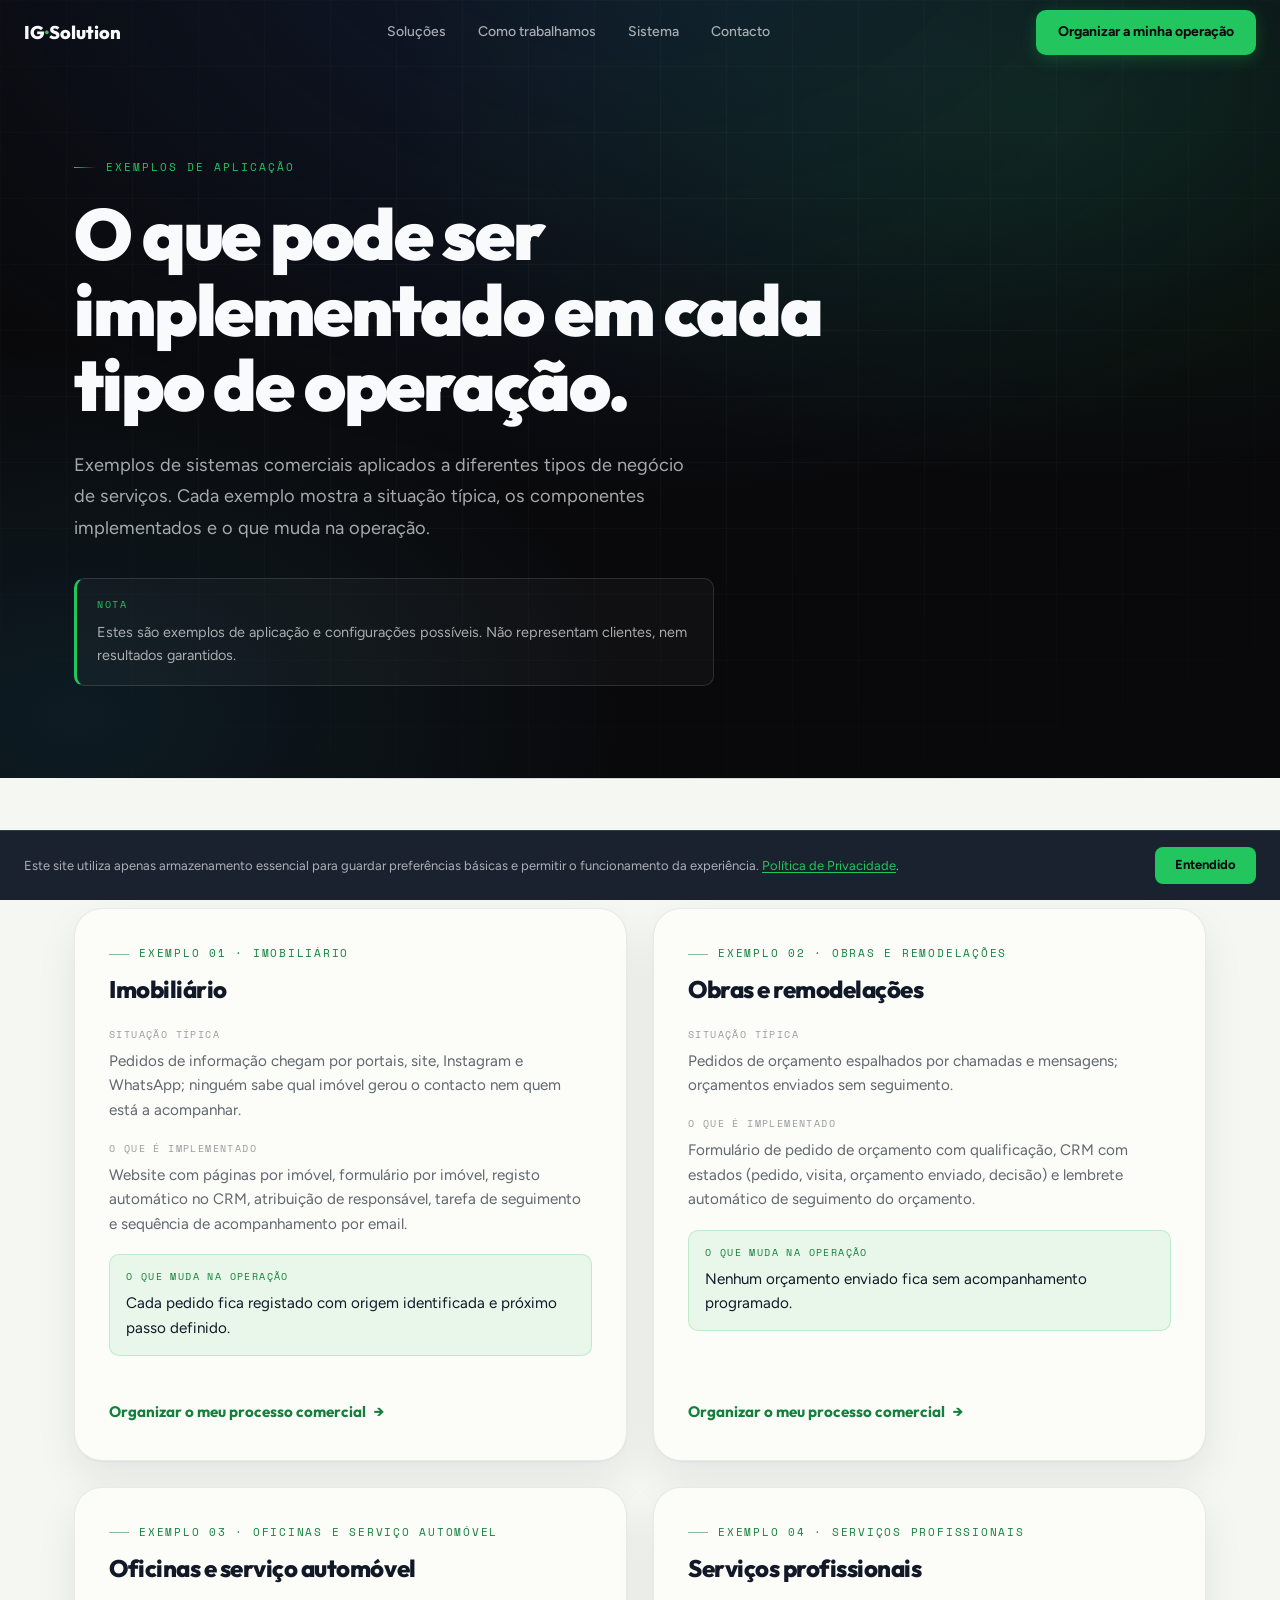
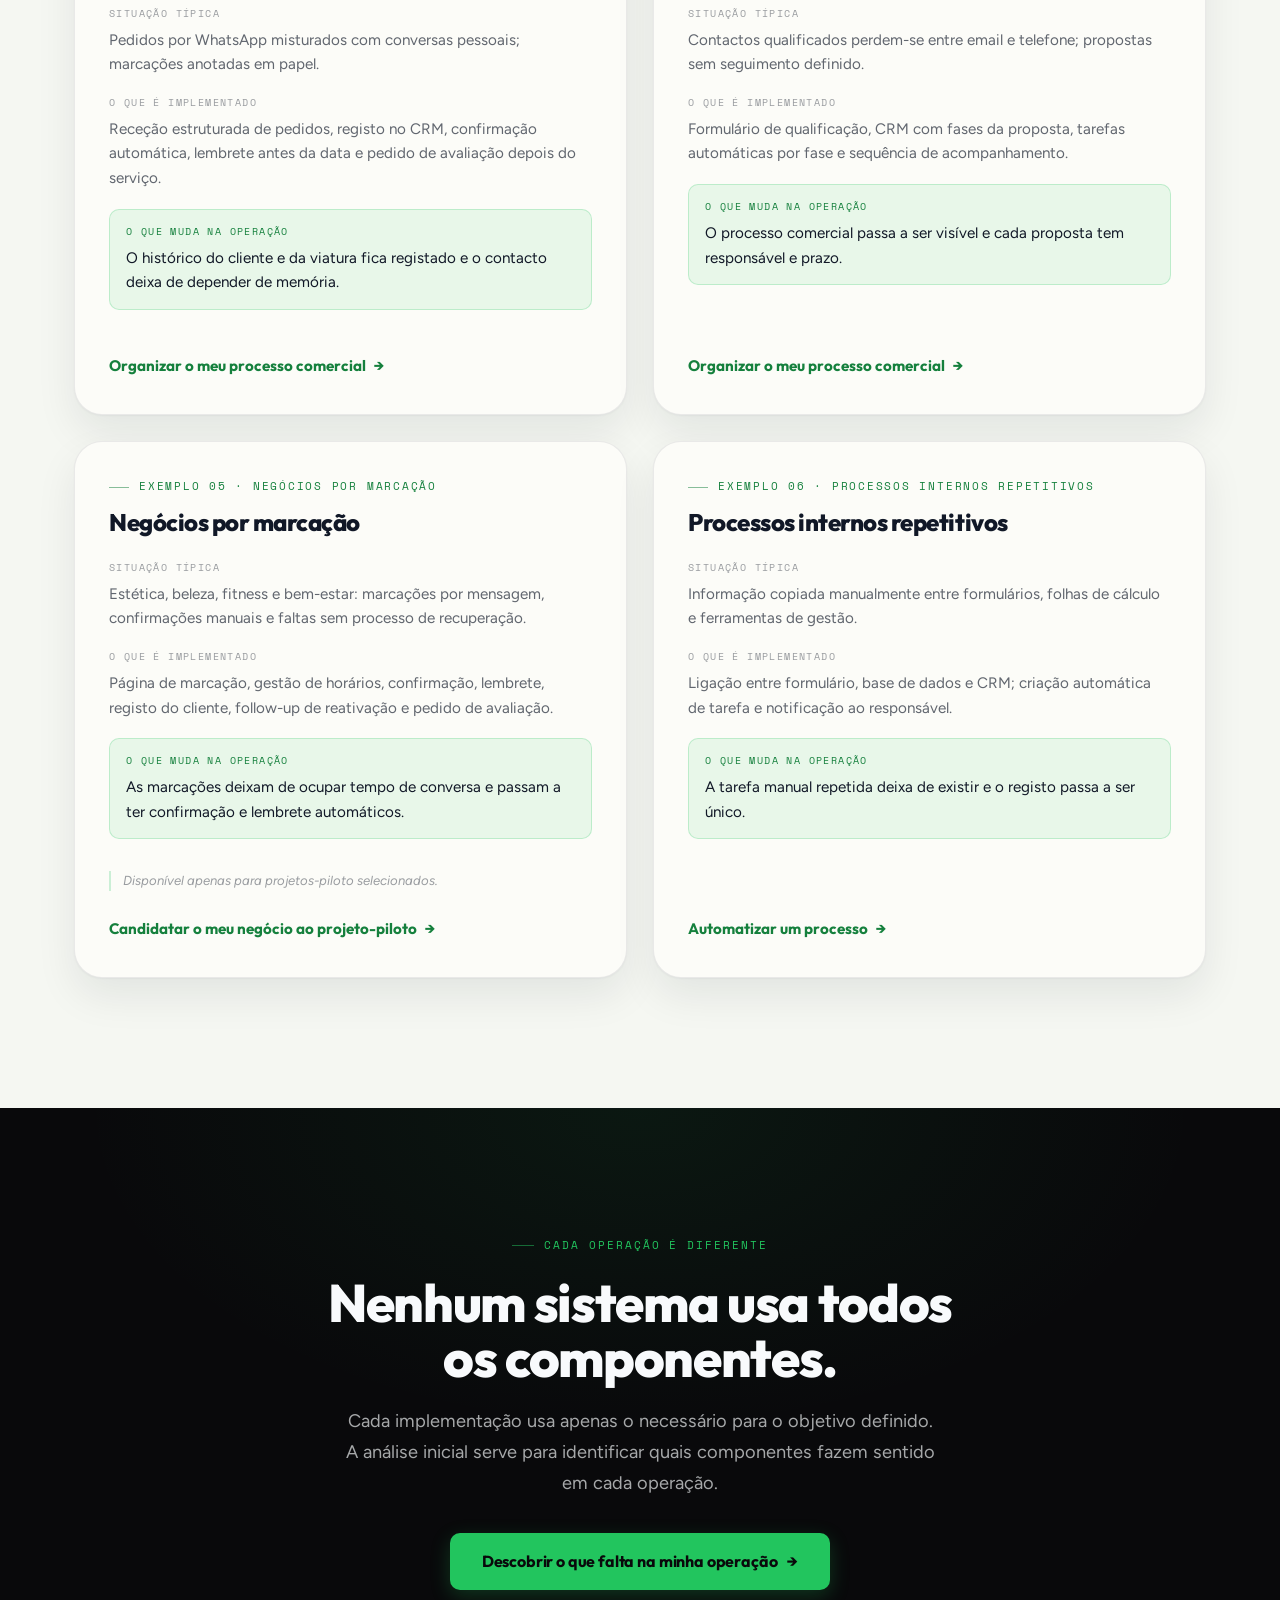
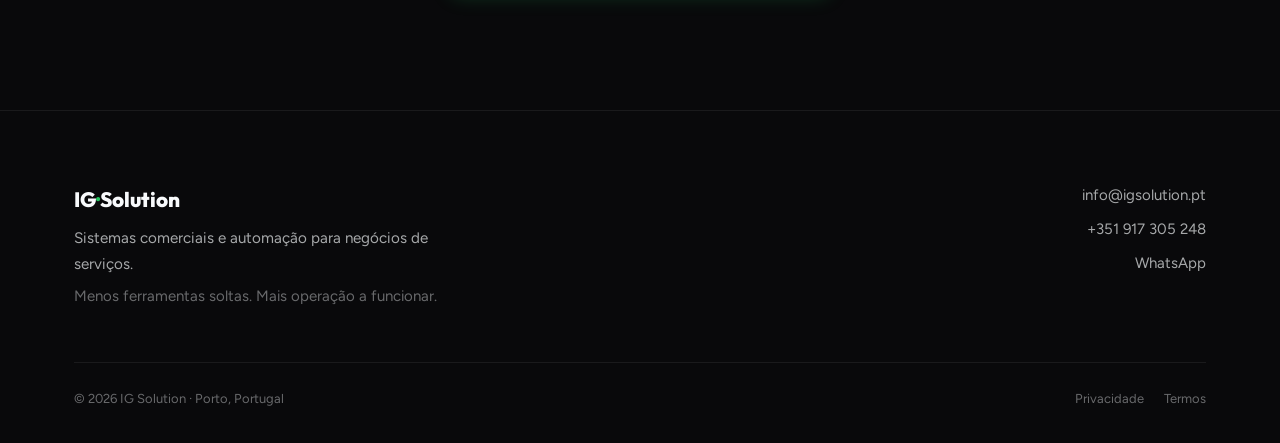
<file: exemplos.html>
<!DOCTYPE html>
<html lang="pt">
<head>
<meta charset="UTF-8"/>
<meta name="viewport" content="width=device-width,initial-scale=1"/>
<title>Exemplos de sistemas comerciais por tipo de negócio — IG Solution</title>
<meta name="description" content="Exemplos de aplicação de sistemas comerciais, CRM, agenda e automação em diferentes tipos de negócio de serviços: imobiliário, obras, oficinas, serviços profissionais, marcações e processos internos. Configurações possíveis por tipo de operação."/>
<meta property="og:title" content="Exemplos de sistemas comerciais por tipo de negócio — IG Solution"/>
<meta property="og:description" content="O que pode ser implementado em cada tipo de operação de serviços. Situação típica, componentes implementados e o que muda na operação."/>
<meta property="og:image" content="logo.png"/>
<meta property="og:url" content="https://igsolutionmkt-lang.github.io/exemplos.html"/>
<meta property="og:type" content="website"/>
<meta property="og:locale" content="pt_PT"/>
<meta name="twitter:card" content="summary_large_image"/>
<meta name="twitter:title" content="Exemplos de sistemas comerciais por tipo de negócio — IG Solution"/>
<meta name="twitter:description" content="Exemplos de sistemas comerciais aplicados a diferentes tipos de negócio de serviços. Configurações possíveis por tipo de operação."/>
<meta name="twitter:image" content="logo.png"/>
<link rel="canonical" href="https://igsolutionmkt-lang.github.io/exemplos.html"/>
<link rel="icon" type="image/png" href="logo.png"/>
<link rel="preconnect" href="https://fonts.googleapis.com"/>
<link rel="preconnect" href="https://fonts.gstatic.com" crossorigin/>
<link rel="preload" as="style" href="https://fonts.googleapis.com/css2?family=Outfit:wght@700;800;900&family=Figtree:wght@400;500;600&family=Space+Mono:wght@400&display=swap" onload="this.onload=null;this.rel='stylesheet'"/>
<noscript><link rel="stylesheet" href="https://fonts.googleapis.com/css2?family=Outfit:wght@700;800;900&family=Figtree:wght@400;500;600&family=Space+Mono:wght@400&display=swap"/></noscript>
<style>
/* ── RESET ── */
*,*::before,*::after{box-sizing:border-box;margin:0;padding:0}
html{scroll-behavior:smooth}
img,svg{display:block;max-width:100%}
a{text-decoration:none;color:inherit}
button{cursor:pointer;border:none;background:none;font:inherit;color:inherit}
ul{list-style:none}

/* ── TOKENS ── */
:root{
  --bg:#09090B;--navy:#0D1726;--navy2:#16283f;
  --green:#22C55E;--green-lum:#6EE7A0;--cyan:#38BDF8;--violet:#8B5CF6;
  --light:#F5F7F2;--cream:#FCFCF8;--ink:#111827;
  --t1:#F8FAFC;--t2:rgba(248,250,252,.66);--t3:rgba(248,250,252,.40);
  --ink2:rgba(17,24,39,.66);--ink3:rgba(17,24,39,.42);
  --bd:rgba(255,255,255,.07);--bd2:rgba(255,255,255,.12);
  --bdl:rgba(17,24,39,.08);--bdl2:rgba(17,24,39,.16);
  --green-dim:rgba(34,197,94,.09);--green-border:rgba(34,197,94,.22);
  --font-h:'Outfit',sans-serif;--font-b:'Figtree',sans-serif;--font-m:'Space Mono',monospace;
  --r-lg:16px;--r-sm:10px;--r-xl:28px;
  --ease:cubic-bezier(.22,1,.36,1);
  --sh-card:0 1px 2px rgba(17,24,39,.04),0 18px 40px rgba(17,24,39,.08);
  --sh-card-h:0 12px 24px rgba(17,24,39,.08),0 44px 80px rgba(17,24,39,.16);
  --sh-dark:0 1px 0 rgba(255,255,255,.05) inset,0 24px 60px rgba(0,0,0,.5);
}

/* ── BASE ── */
body{font-family:var(--font-b);background:var(--bg);color:var(--t1);font-size:16px;line-height:1.6;overflow-x:hidden}
h1,h2,h3{font-family:var(--font-h);color:inherit;line-height:1.05;letter-spacing:-.03em}
h1{font-size:clamp(2.35rem,5.6vw,4.7rem);font-weight:900}
h2{font-size:clamp(2rem,4.3vw,3.3rem);font-weight:800;letter-spacing:-.025em}
h3{font-size:1.35rem;font-weight:800;letter-spacing:-.015em}
p{line-height:1.7}
.container{max-width:1180px;margin:0 auto;padding:0 24px}
.eyebrow{font-family:var(--font-m);font-size:11px;letter-spacing:.18em;text-transform:uppercase;display:inline-flex;align-items:center;gap:10px;margin-bottom:20px;max-width:100%}
.eyebrow::before{content:'';width:22px;height:1px;background:currentColor;opacity:.5;flex-shrink:0}
a:focus-visible,button:focus-visible{outline:2px solid var(--green);outline-offset:3px;border-radius:6px}

/* Buttons */
.btn{display:inline-flex;align-items:center;gap:10px;padding:16px 32px;border-radius:var(--r-sm);font-family:var(--font-h);font-size:1rem;font-weight:700;letter-spacing:-.01em;transition:transform .25s var(--ease),box-shadow .25s,background .2s;white-space:nowrap}
.btn-green{background:var(--green);color:#09090B;box-shadow:0 6px 20px rgba(34,197,94,.24)}
.btn-green:hover{background:#26d564;transform:translateY(-2px);box-shadow:0 14px 38px rgba(34,197,94,.4)}
.btn-line{border:1px solid var(--bd2);color:var(--t2);background:rgba(255,255,255,.02)}
.btn-line:hover{border-color:rgba(255,255,255,.3);color:var(--t1);transform:translateY(-2px);background:rgba(255,255,255,.05)}
.btn .arr{transition:transform .25s var(--ease)}
.btn:hover .arr{transform:translateX(4px)}
@media(max-width:480px){.btn{white-space:normal;text-align:center;justify-content:center}}

/* ── REVEAL (progressive enhancement) ── */
.reveal.visible{opacity:1;transform:none}
.js .reveal{opacity:0;transform:translateY(30px);transition:opacity .8s var(--ease),transform .8s var(--ease)}
.js .reveal.visible{opacity:1;transform:none}
.d1{transition-delay:.08s}.d2{transition-delay:.16s}.d3{transition-delay:.24s}.d4{transition-delay:.32s}
.fade-up{opacity:1}
.js .fade-up{opacity:0;transform:translateY(22px);animation:fadeUp .85s var(--ease) forwards}
.fu1{animation-delay:.05s}.fu2{animation-delay:.30s}.fu3{animation-delay:.46s}.fu4{animation-delay:.6s}
@keyframes fadeUp{to{opacity:1;transform:translateY(0)}}

/* ── SPOTLIGHT (cards desktop, pointer:fine) ── */
.spot{position:relative;isolation:isolate}
.spot::after{content:'';position:absolute;inset:0;border-radius:inherit;background:radial-gradient(260px circle at var(--mx,50%) var(--my,50%),rgba(34,197,94,.10),transparent 60%);opacity:0;transition:opacity .35s ease;pointer-events:none;z-index:0}
@media(hover:hover) and (pointer:fine){.spot:hover::after{opacity:1}}
.spot>*{position:relative;z-index:1}

/* ── COOKIE ── */
.cookie-banner{position:fixed;bottom:0;left:0;right:0;z-index:9999;background:rgba(17,24,39,.96);backdrop-filter:blur(10px);border-top:1px solid var(--bd2);padding:16px 24px;display:flex;align-items:center;gap:16px;flex-wrap:wrap;transform:translateY(0);transition:transform .3s ease}
.cookie-banner.hidden{transform:translateY(110%)}
.cookie-text{flex:1;font-size:.8125rem;color:var(--t2);min-width:200px;line-height:1.5}
.cookie-text a{color:var(--green);text-decoration:underline;text-underline-offset:2px}
.cookie-btns{display:flex;gap:8px;flex-shrink:0}
.btn-ca{padding:8px 20px;background:var(--green);color:#09090B;border-radius:8px;font-size:.8125rem;font-weight:700}

/* ── NAV ── */
.nav{position:fixed;top:0;left:0;right:0;z-index:100;padding:0 24px;height:66px;display:flex;align-items:center;justify-content:space-between;gap:16px;transition:background .35s,border-color .35s,box-shadow .35s;border-bottom:1px solid transparent}
.nav.scrolled{background:rgba(9,9,11,.82);backdrop-filter:blur(20px) saturate(140%);-webkit-backdrop-filter:blur(20px) saturate(140%);border-bottom-color:var(--bd);box-shadow:0 10px 40px rgba(0,0,0,.3)}
.nav-logo{font-family:var(--font-h);font-weight:800;font-size:1.15rem;color:var(--t1);flex-shrink:0}
.nav-logo span{color:var(--green)}
.nav-links{display:flex;gap:32px;align-items:center}
.nav-links a{font-size:.875rem;font-weight:500;color:var(--t2);transition:color .18s;position:relative;white-space:nowrap}
.nav-links a::after{content:'';position:absolute;left:0;bottom:-7px;width:100%;height:2px;border-radius:2px;background:linear-gradient(90deg,var(--green),var(--cyan));transform:scaleX(0);transform-origin:left;transition:transform .35s var(--ease)}
.nav-links a:hover{color:var(--t1)}
.nav-links a.active{color:var(--t1)}
.nav-links a.active::after{transform:scaleX(1)}
.nav-cta{padding:11px 22px;background:var(--green);color:#09090B;border-radius:var(--r-sm);font-size:.875rem;font-weight:700;transition:background .18s,transform .18s,box-shadow .18s;white-space:nowrap;flex-shrink:0;box-shadow:0 4px 16px rgba(34,197,94,.24)}
.nav-cta:hover{background:#26d564;transform:translateY(-1px);box-shadow:0 8px 24px rgba(34,197,94,.36)}
.hamburger{display:none;flex-direction:column;gap:5px;padding:6px}
.hamburger span{display:block;width:22px;height:2px;background:var(--t1);border-radius:2px;transition:transform .2s,opacity .2s}
.mobile-menu{display:none;position:fixed;top:66px;left:0;right:0;z-index:99;background:rgba(9,9,11,.97);backdrop-filter:blur(20px);border-bottom:1px solid var(--bd);padding:24px;flex-direction:column}
.mobile-menu.open{display:flex}
.mobile-menu>a{padding:16px 0;border-bottom:1px solid var(--bd);font-size:1.05rem;font-weight:500;color:var(--t2)}
.mobile-ctas{margin-top:18px}
.mobile-ctas .nav-cta{display:block;text-align:center;padding:15px}
@media(max-width:900px){.nav-links{display:none}.nav .nav-cta{display:none}.hamburger{display:flex}}

/* ══ SECÇÕES ══ */
.sec-head{max-width:720px;margin-bottom:60px}
.sec-head h2{margin-bottom:18px}
.sec-sub{font-size:1.175rem}
.s-light{background:var(--light);color:var(--ink)}
.s-cream{background:var(--cream);color:var(--ink)}
.s-light .eyebrow,.s-cream .eyebrow{color:#15803D}
.s-light .sec-sub,.s-cream .sec-sub{color:var(--ink2)}
.s-pad{padding:130px 0;position:relative;overflow:hidden}
.hairline::before{content:'';position:absolute;top:0;left:0;right:0;height:1px;background:linear-gradient(90deg,transparent,var(--bdl2),transparent)}
@media(max-width:860px){.s-pad{padding:88px 0}.sec-head{margin-bottom:44px}}

/* ══ HERO ══ */
.hero{position:relative;overflow:hidden;padding:150px 0 92px;
  background:
    radial-gradient(1150px 640px at 82% 14%,rgba(34,197,94,.13),transparent 58%),
    radial-gradient(920px 620px at 6% 92%,rgba(56,189,248,.10),transparent 60%),
    radial-gradient(1300px 900px at 50% -14%,#101a2e,transparent 68%),
    var(--bg)}
.hero-bg{position:absolute;inset:0;pointer-events:none;background-image:linear-gradient(rgba(255,255,255,.026) 1px,transparent 1px),linear-gradient(90deg,rgba(255,255,255,.026) 1px,transparent 1px);background-size:66px 66px;mask-image:radial-gradient(ellipse 92% 82% at 50% 40%,#000 28%,transparent 100%);-webkit-mask-image:radial-gradient(ellipse 92% 82% at 50% 40%,#000 28%,transparent 100%)}
.hero-inner{position:relative;z-index:2;max-width:840px}
.hero .eyebrow{color:var(--green)}
.hero .eyebrow::before{background:linear-gradient(90deg,var(--green),transparent);opacity:1}
.hero h1{max-width:16ch}
.hero-sub{font-size:1.14rem;color:var(--t2);max-width:620px;margin:28px 0 0;line-height:1.72}
.notice{margin-top:34px;max-width:640px;padding:18px 20px;border:1px solid var(--bd2);border-left:3px solid var(--green);border-radius:var(--r-sm);background:rgba(255,255,255,.03)}
.notice-tag{font-family:var(--font-m);font-size:10px;letter-spacing:.16em;text-transform:uppercase;color:var(--green);margin-bottom:8px;display:block}
.notice p{font-size:.9rem;color:var(--t2);line-height:1.6}
@media(max-width:420px){.hero h1{font-size:1.9rem}.hero .eyebrow{letter-spacing:.12em;flex-wrap:wrap}}
@media(max-width:360px){.hero h1{font-size:1.8rem}}

/* ══ GALERIA DE CASOS ══ */
.uc-grid{display:grid;grid-template-columns:repeat(2,1fr);gap:26px}
.uc-card{display:flex;flex-direction:column;background:var(--cream);border:1px solid var(--bdl);border-radius:var(--r-xl);padding:36px 34px;box-shadow:var(--sh-card);scroll-margin-top:88px;transition:transform .3s var(--ease),box-shadow .3s}
@media(hover:hover) and (pointer:fine){.uc-card:hover{transform:translateY(-4px);box-shadow:var(--sh-card-h)}}
.uc-num{font-family:var(--font-m);font-size:11px;letter-spacing:.16em;text-transform:uppercase;color:#15803D;margin-bottom:13px;display:flex;align-items:center;gap:10px}
.uc-num::before{content:'';width:20px;height:1px;background:currentColor;opacity:.5}
.uc-card h2{font-size:1.5rem;font-weight:800;letter-spacing:-.02em;line-height:1.12;color:var(--ink);margin-bottom:24px}
.uc-field{margin-bottom:18px}
.uc-label{font-family:var(--font-m);font-size:10px;letter-spacing:.14em;text-transform:uppercase;color:var(--ink3);margin-bottom:6px;display:block}
.uc-field p{font-size:.95rem;color:var(--ink2);line-height:1.62}
.uc-field.is-out{background:var(--green-dim);border:1px solid var(--green-border);border-radius:var(--r-sm);padding:14px 16px}
.uc-field.is-out .uc-label{color:#15803D}
.uc-field.is-out p{color:var(--ink)}
.uc-note{margin-top:14px;font-size:.82rem;color:var(--ink3);font-style:italic;border-left:2px solid var(--green-border);padding-left:12px;line-height:1.5}
.uc-cta{margin-top:auto;padding-top:26px;font-family:var(--font-h);font-weight:700;font-size:.95rem;color:#15803D;display:inline-flex;align-items:center;gap:8px;align-self:flex-start}
.uc-cta .arr{transition:transform .25s var(--ease)}
.uc-cta:hover .arr{transform:translateX(4px)}
@media(max-width:820px){.uc-grid{grid-template-columns:1fr}.uc-card{padding:30px 26px}}

/* ══ FINAL ══ */
.final{position:relative;overflow:hidden;text-align:center;padding:120px 0;
  background:radial-gradient(900px 520px at 50% 0%,rgba(34,197,94,.08),transparent 62%),var(--bg)}
.final .container{max-width:720px}
.final .eyebrow{color:var(--green);justify-content:center}
.final h2{margin-bottom:20px}
.final p{color:var(--t2);font-size:1.14rem;margin:0 auto 34px;max-width:600px}
@media(max-width:860px){.final{padding:88px 0}}

/* ── FOOTER ── */
footer{background:var(--bg);border-top:1px solid var(--bd);padding:72px 0 34px}
.ft-top{display:flex;align-items:flex-start;justify-content:space-between;gap:40px;flex-wrap:wrap;margin-bottom:52px}
.ft-logo{font-family:var(--font-h);font-weight:800;font-size:1.3rem;color:var(--t1);margin-bottom:10px}
.ft-logo span{color:var(--green)}
.ft-desc{font-size:.95rem;color:var(--t2);margin-bottom:6px;max-width:360px}
.ft-tag{font-size:.9375rem;color:var(--t3)}
.ft-contacts{display:flex;flex-direction:column;gap:10px;align-items:flex-end}
.ft-contacts a{font-size:.9375rem;color:var(--t2);transition:color .18s}
.ft-contacts a:hover{color:var(--green)}
.ft-bottom{border-top:1px solid var(--bd);padding-top:26px;display:flex;align-items:center;justify-content:space-between;flex-wrap:wrap;gap:12px}
.ft-copy{font-size:.8125rem;color:var(--t3)}
.ft-legal{display:flex;gap:20px}
.ft-legal a{font-size:.8125rem;color:var(--t3);transition:color .18s}
.ft-legal a:hover{color:var(--t1)}
@media(max-width:640px){.ft-contacts{align-items:flex-start}.ft-bottom{flex-direction:column;align-items:flex-start}}

/* ── STICKY MOBILE CTA ── */
.sticky-cta{position:fixed;bottom:0;left:0;right:0;z-index:89;background:rgba(9,9,11,.96);backdrop-filter:blur(10px);border-top:1px solid var(--bd2);padding:10px 18px;display:none;transform:translateY(100%);transition:transform .3s ease}
.sticky-cta.show{transform:translateY(0)}
.sticky-cta .btn{width:100%;justify-content:center;padding:14px}
</style>
<noscript><style>.reveal{opacity:1;transform:none}.fade-up{opacity:1;transform:none;animation:none}</style></noscript>
<script>document.documentElement.classList.add('js')</script>
</head>
<body>

<!-- COOKIE -->
<div class="cookie-banner" id="cookie-banner">
  <div class="cookie-text">Este site utiliza apenas armazenamento essencial para guardar preferências básicas e permitir o funcionamento da experiência. <a href="privacidade.html">Política de Privacidade</a>.</div>
  <div class="cookie-btns">
    <button class="btn-ca" id="cookie-accept">Entendido</button>
  </div>
</div>

<!-- NAV -->
<nav class="nav" id="nav">
  <a href="/" class="nav-logo">IG<span>·</span>Solution</a>
  <div class="nav-links" id="nav-links">
    <a href="index.html#solucoes">Soluções</a>
    <a href="index.html#metodo">Como trabalhamos</a>
    <a href="index.html#projetos">Sistema</a>
    <a href="diagnostico.html?interesse=analise_operacao">Contacto</a>
  </div>
  <a href="diagnostico.html?interesse=analise_operacao" class="nav-cta">Organizar a minha operação</a>
  <button class="hamburger" id="hamburger" aria-label="Abrir menu" aria-expanded="false" aria-controls="mobile-menu"><span></span><span></span><span></span></button>
</nav>

<div class="mobile-menu" id="mobile-menu">
  <a href="index.html#solucoes">Soluções</a>
  <a href="index.html#metodo">Como trabalhamos</a>
  <a href="index.html#projetos">Sistema</a>
  <a href="diagnostico.html?interesse=analise_operacao">Contacto</a>
  <div class="mobile-ctas">
    <a href="diagnostico.html?interesse=analise_operacao" class="nav-cta">Organizar a minha operação</a>
  </div>
</div>

<main>

<!-- ══ HERO ══ -->
<section class="hero">
  <div class="hero-bg" aria-hidden="true"></div>
  <div class="container">
    <div class="hero-inner">
      <span class="eyebrow fade-up fu1">Exemplos de aplicação</span>
      <h1 class="fade-up fu2">O que pode ser implementado em cada tipo de operação.</h1>
      <p class="hero-sub fade-up fu3">Exemplos de sistemas comerciais aplicados a diferentes tipos de negócio de serviços. Cada exemplo mostra a situação típica, os componentes implementados e o que muda na operação.</p>
      <div class="notice fade-up fu4">
        <span class="notice-tag">Nota</span>
        <p>Estes são exemplos de aplicação e configurações possíveis. Não representam clientes, nem resultados garantidos.</p>
      </div>
    </div>
  </div>
</section>

<!-- ══ GALERIA ══ -->
<section class="s-light s-pad hairline">
  <div class="container">
    <div class="uc-grid">

      <!-- 1 -->
      <article class="uc-card spot reveal" id="imobiliario">
        <span class="uc-num">Exemplo 01 · Imobiliário</span>
        <h2>Imobiliário</h2>
        <div class="uc-field">
          <span class="uc-label">Situação típica</span>
          <p>Pedidos de informação chegam por portais, site, Instagram e WhatsApp; ninguém sabe qual imóvel gerou o contacto nem quem está a acompanhar.</p>
        </div>
        <div class="uc-field">
          <span class="uc-label">O que é implementado</span>
          <p>Website com páginas por imóvel, formulário por imóvel, registo automático no CRM, atribuição de responsável, tarefa de seguimento e sequência de acompanhamento por email.</p>
        </div>
        <div class="uc-field is-out">
          <span class="uc-label">O que muda na operação</span>
          <p>Cada pedido fica registado com origem identificada e próximo passo definido.</p>
        </div>
        <a href="diagnostico.html?interesse=sistema_comercial" class="uc-cta">Organizar o meu processo comercial <span class="arr" aria-hidden="true">→</span></a>
      </article>

      <!-- 2 -->
      <article class="uc-card spot reveal" id="obras">
        <span class="uc-num">Exemplo 02 · Obras e remodelações</span>
        <h2>Obras e remodelações</h2>
        <div class="uc-field">
          <span class="uc-label">Situação típica</span>
          <p>Pedidos de orçamento espalhados por chamadas e mensagens; orçamentos enviados sem seguimento.</p>
        </div>
        <div class="uc-field">
          <span class="uc-label">O que é implementado</span>
          <p>Formulário de pedido de orçamento com qualificação, CRM com estados (pedido, visita, orçamento enviado, decisão) e lembrete automático de seguimento do orçamento.</p>
        </div>
        <div class="uc-field is-out">
          <span class="uc-label">O que muda na operação</span>
          <p>Nenhum orçamento enviado fica sem acompanhamento programado.</p>
        </div>
        <a href="diagnostico.html?interesse=sistema_comercial" class="uc-cta">Organizar o meu processo comercial <span class="arr" aria-hidden="true">→</span></a>
      </article>

      <!-- 3 -->
      <article class="uc-card spot reveal" id="oficinas">
        <span class="uc-num">Exemplo 03 · Oficinas e serviço automóvel</span>
        <h2>Oficinas e serviço automóvel</h2>
        <div class="uc-field">
          <span class="uc-label">Situação típica</span>
          <p>Pedidos por WhatsApp misturados com conversas pessoais; marcações anotadas em papel.</p>
        </div>
        <div class="uc-field">
          <span class="uc-label">O que é implementado</span>
          <p>Receção estruturada de pedidos, registo no CRM, confirmação automática, lembrete antes da data e pedido de avaliação depois do serviço.</p>
        </div>
        <div class="uc-field is-out">
          <span class="uc-label">O que muda na operação</span>
          <p>O histórico do cliente e da viatura fica registado e o contacto deixa de depender de memória.</p>
        </div>
        <a href="diagnostico.html?interesse=sistema_comercial" class="uc-cta">Organizar o meu processo comercial <span class="arr" aria-hidden="true">→</span></a>
      </article>

      <!-- 4 -->
      <article class="uc-card spot reveal" id="servicos-profissionais">
        <span class="uc-num">Exemplo 04 · Serviços profissionais</span>
        <h2>Serviços profissionais</h2>
        <div class="uc-field">
          <span class="uc-label">Situação típica</span>
          <p>Contactos qualificados perdem-se entre email e telefone; propostas sem seguimento definido.</p>
        </div>
        <div class="uc-field">
          <span class="uc-label">O que é implementado</span>
          <p>Formulário de qualificação, CRM com fases da proposta, tarefas automáticas por fase e sequência de acompanhamento.</p>
        </div>
        <div class="uc-field is-out">
          <span class="uc-label">O que muda na operação</span>
          <p>O processo comercial passa a ser visível e cada proposta tem responsável e prazo.</p>
        </div>
        <a href="diagnostico.html?interesse=sistema_comercial" class="uc-cta">Organizar o meu processo comercial <span class="arr" aria-hidden="true">→</span></a>
      </article>

      <!-- 5 -->
      <article class="uc-card spot reveal" id="agenda">
        <span class="uc-num">Exemplo 05 · Negócios por marcação</span>
        <h2>Negócios por marcação</h2>
        <div class="uc-field">
          <span class="uc-label">Situação típica</span>
          <p>Estética, beleza, fitness e bem-estar: marcações por mensagem, confirmações manuais e faltas sem processo de recuperação.</p>
        </div>
        <div class="uc-field">
          <span class="uc-label">O que é implementado</span>
          <p>Página de marcação, gestão de horários, confirmação, lembrete, registo do cliente, follow-up de reativação e pedido de avaliação.</p>
        </div>
        <div class="uc-field is-out">
          <span class="uc-label">O que muda na operação</span>
          <p>As marcações deixam de ocupar tempo de conversa e passam a ter confirmação e lembrete automáticos.</p>
        </div>
        <p class="uc-note">Disponível apenas para projetos-piloto selecionados.</p>
        <a href="diagnostico.html?interesse=agenda_360" class="uc-cta">Candidatar o meu negócio ao projeto-piloto <span class="arr" aria-hidden="true">→</span></a>
      </article>

      <!-- 6 -->
      <article class="uc-card spot reveal" id="processos-internos">
        <span class="uc-num">Exemplo 06 · Processos internos repetitivos</span>
        <h2>Processos internos repetitivos</h2>
        <div class="uc-field">
          <span class="uc-label">Situação típica</span>
          <p>Informação copiada manualmente entre formulários, folhas de cálculo e ferramentas de gestão.</p>
        </div>
        <div class="uc-field">
          <span class="uc-label">O que é implementado</span>
          <p>Ligação entre formulário, base de dados e CRM; criação automática de tarefa e notificação ao responsável.</p>
        </div>
        <div class="uc-field is-out">
          <span class="uc-label">O que muda na operação</span>
          <p>A tarefa manual repetida deixa de existir e o registo passa a ser único.</p>
        </div>
        <a href="diagnostico.html?interesse=sprint_automacao" class="uc-cta">Automatizar um processo <span class="arr" aria-hidden="true">→</span></a>
      </article>

    </div>
  </div>
</section>

<!-- ══ FINAL ══ -->
<section class="final hairline">
  <div class="container">
    <span class="eyebrow reveal">Cada operação é diferente</span>
    <h2 class="reveal d1">Nenhum sistema usa todos os componentes.</h2>
    <p class="reveal d2">Cada implementação usa apenas o necessário para o objetivo definido. A análise inicial serve para identificar quais componentes fazem sentido em cada operação.</p>
    <div class="reveal d3">
      <a href="diagnostico.html?interesse=analise_operacao" class="btn btn-green">Descobrir o que falta na minha operação <span class="arr" aria-hidden="true">→</span></a>
    </div>
  </div>
</section>

</main>

<!-- FOOTER -->
<footer>
  <div class="container">
    <div class="ft-top">
      <div>
        <div class="ft-logo">IG<span>·</span>Solution</div>
        <p class="ft-desc">Sistemas comerciais e automação para negócios de serviços.</p>
        <p class="ft-tag">Menos ferramentas soltas. Mais operação a funcionar.</p>
      </div>
      <div class="ft-contacts">
        <a href="mailto:info@igsolution.pt">info@igsolution.pt</a>
        <a href="tel:+351917305248">+351 917 305 248</a>
        <a href="https://wa.me/351917305248" target="_blank" rel="noopener">WhatsApp</a>
      </div>
    </div>
    <div class="ft-bottom">
      <div class="ft-copy">© 2026 IG Solution · Porto, Portugal</div>
      <div class="ft-legal">
        <a href="privacidade.html">Privacidade</a>
        <a href="termos.html">Termos</a>
      </div>
    </div>
  </div>
</footer>

<!-- STICKY MOBILE CTA -->
<div class="sticky-cta" id="sticky-cta">
  <a href="diagnostico.html?interesse=analise_operacao" class="btn btn-green">Organizar a minha operação <span class="arr" aria-hidden="true">→</span></a>
</div>

<script>
var REDUCED = window.matchMedia && window.matchMedia('(prefers-reduced-motion:reduce)').matches;
var FINE = window.matchMedia && window.matchMedia('(pointer:fine)').matches;

// COOKIE — localStorage seguro
(function(){
  var b=document.getElementById('cookie-banner'); if(!b)return;
  var seen=null; try{seen=localStorage.getItem('ig_cookie')}catch(e){}
  if(seen){b.classList.add('hidden');return;}
  var btn=document.getElementById('cookie-accept');
  if(btn)btn.onclick=function(){try{localStorage.setItem('ig_cookie','ok')}catch(e){}b.classList.add('hidden')};
})();

// NAV
var nav=document.getElementById('nav');
window.addEventListener('scroll',function(){nav.classList.toggle('scrolled',scrollY>20)},{passive:true});

// MOBILE MENU
var hb=document.getElementById('hamburger'),mm=document.getElementById('mobile-menu');
hb.addEventListener('click',function(){
  var open=mm.classList.toggle('open');
  hb.setAttribute('aria-expanded',open?'true':'false');
  hb.setAttribute('aria-label',open?'Fechar menu':'Abrir menu');
});
mm.querySelectorAll('a').forEach(function(a){a.addEventListener('click',function(){
  mm.classList.remove('open');
  hb.setAttribute('aria-expanded','false');
  hb.setAttribute('aria-label','Abrir menu');
});});

// REVEAL
var ro=new IntersectionObserver(function(entries){
  entries.forEach(function(e){if(e.isIntersecting){e.target.classList.add('visible');ro.unobserve(e.target)}});
},{threshold:.12,rootMargin:'0px 0px -40px 0px'});
document.querySelectorAll('.reveal').forEach(function(el){ro.observe(el)});

// SPOTLIGHT (cards desktop, pointer:fine)
(function(){
  if(!FINE)return;
  document.querySelectorAll('.spot').forEach(function(card){
    card.addEventListener('pointermove',function(e){
      var r=card.getBoundingClientRect();
      card.style.setProperty('--mx',((e.clientX-r.left)/r.width*100).toFixed(1)+'%');
      card.style.setProperty('--my',((e.clientY-r.top)/r.height*100).toFixed(1)+'%');
    });
  });
})();

// STICKY CTA
(function(){
  var sc=document.getElementById('sticky-cta'); if(!sc)return;
  window.addEventListener('scroll',function(){if(innerWidth>768)return;sc.classList.toggle('show',scrollY>420)},{passive:true});
})();
</script>
</body>
</html>
</file>
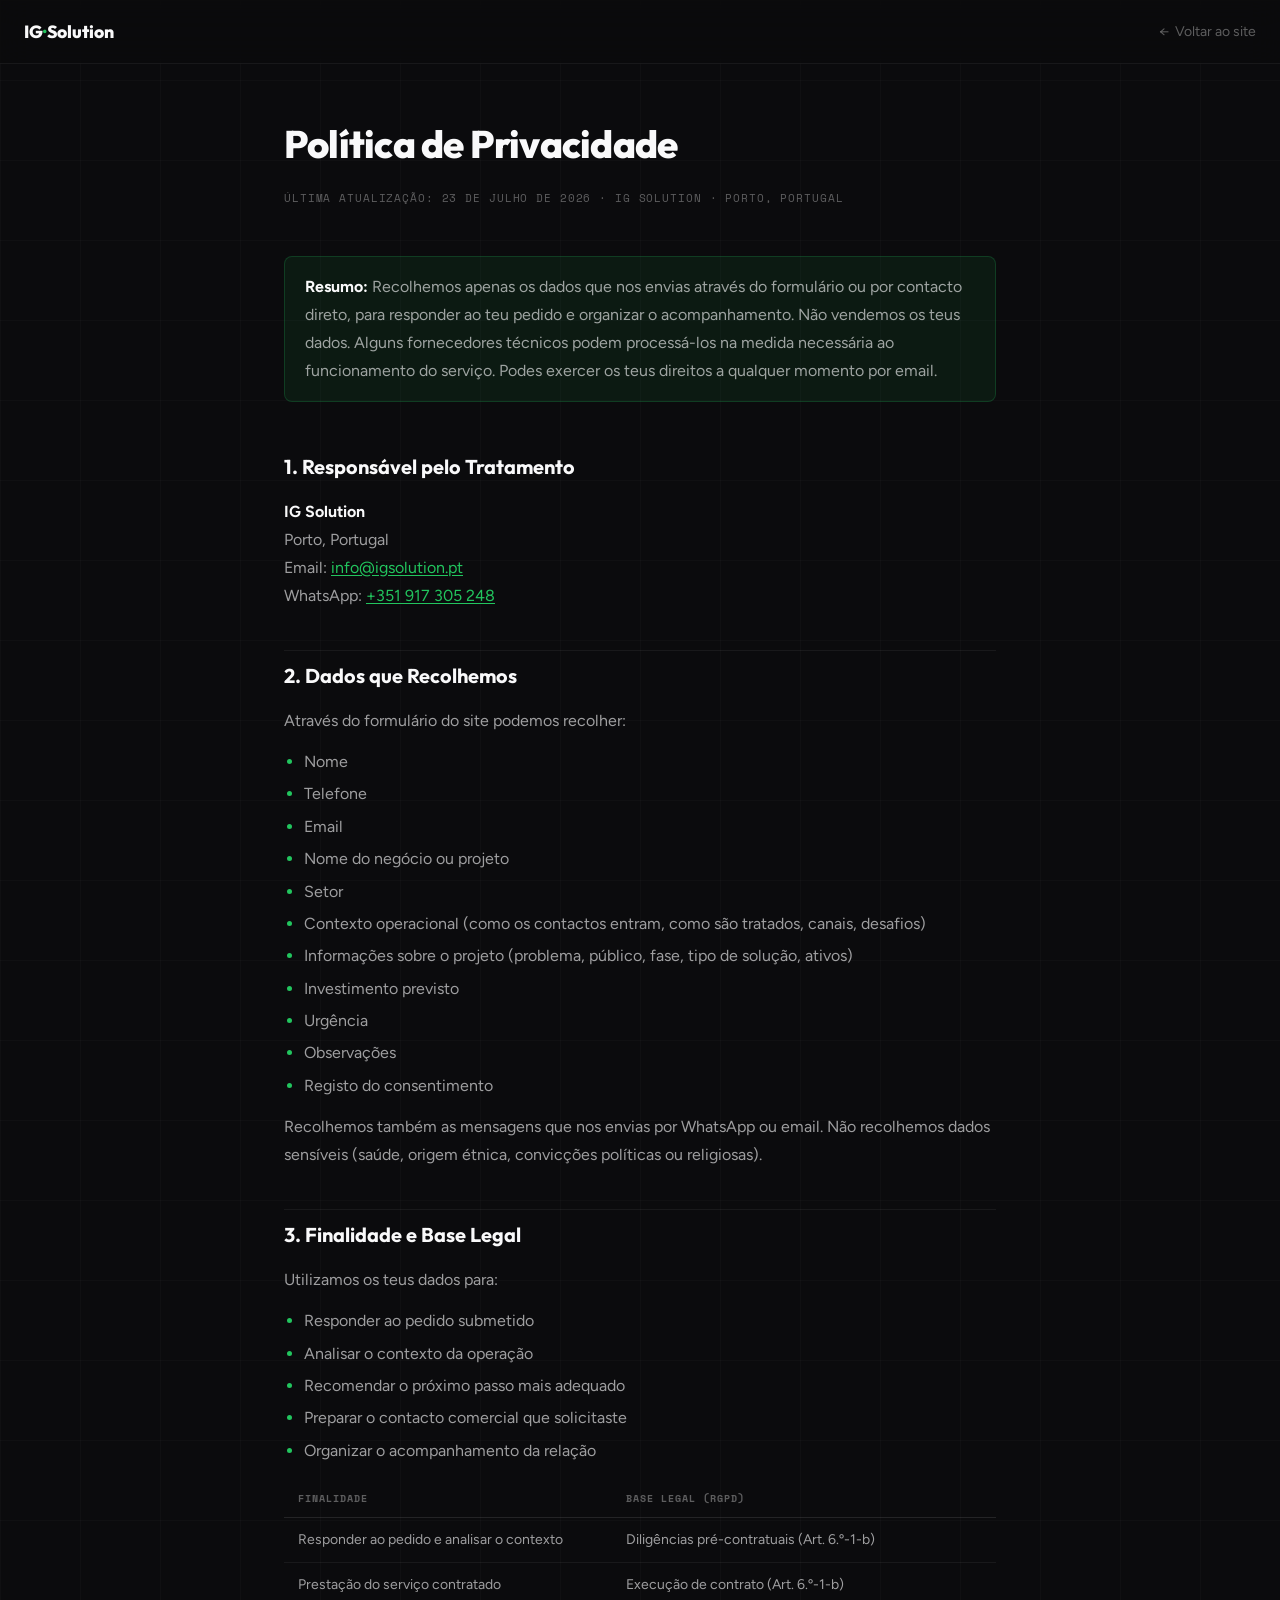
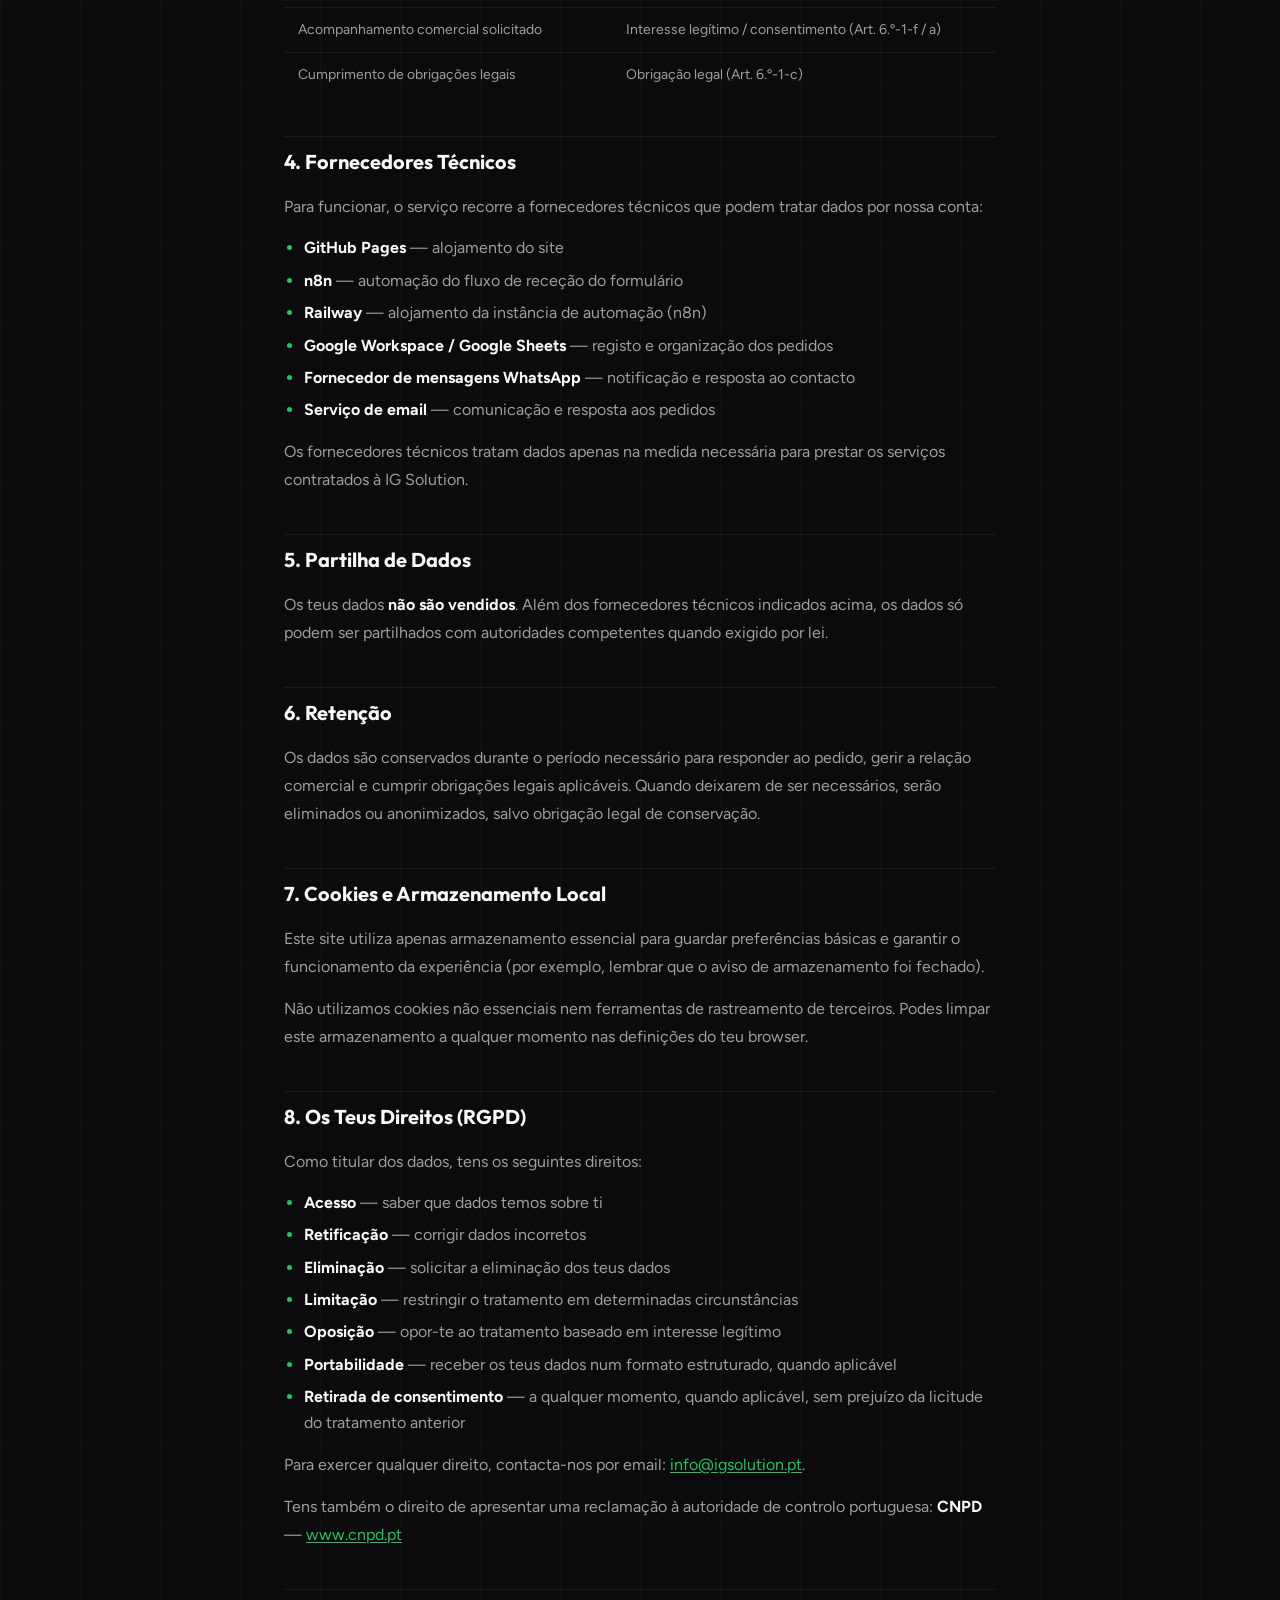
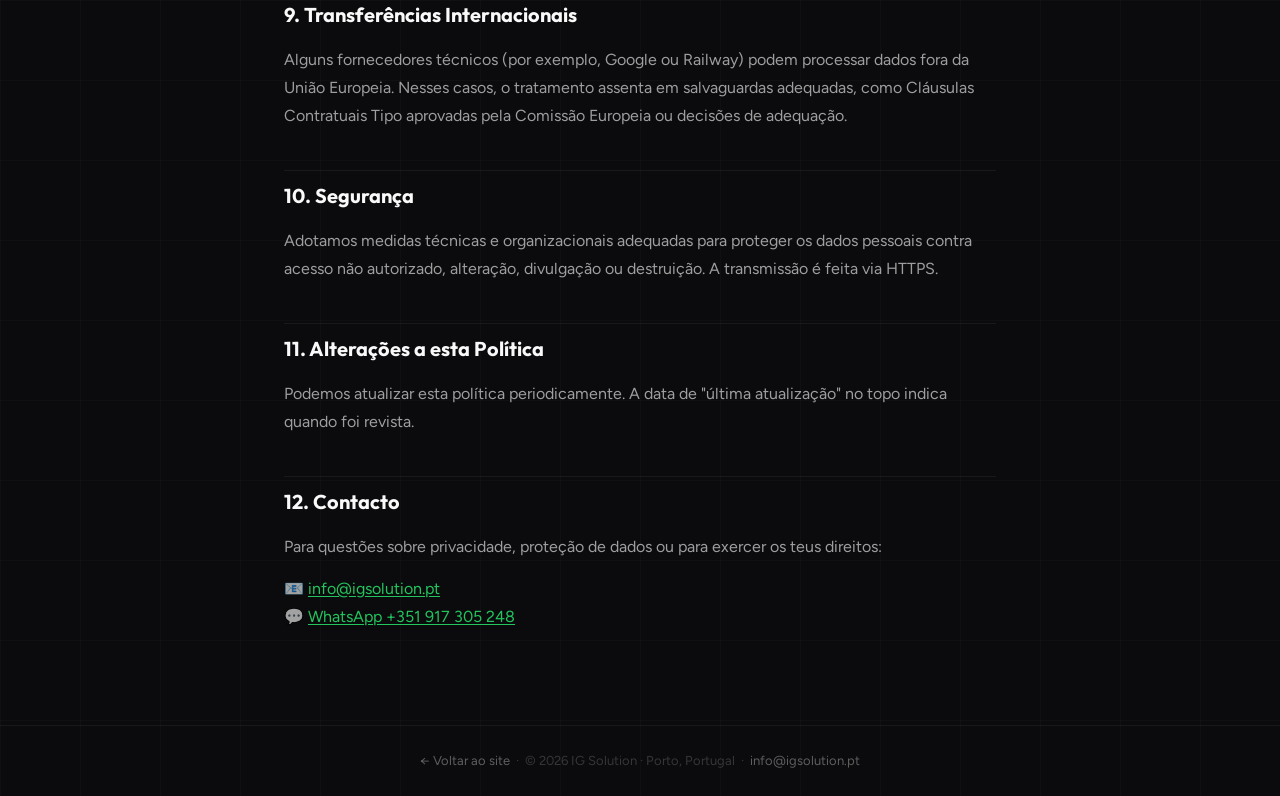
<file: privacidade.html>
<!DOCTYPE html>
<html lang="pt">
<head>
<meta charset="UTF-8"/>
<meta name="viewport" content="width=device-width,initial-scale=1"/>
<title>Política de Privacidade — IG Solution</title>
<meta name="description" content="Política de privacidade e tratamento de dados pessoais da IG Solution, em conformidade com o RGPD."/>
<meta name="robots" content="index,follow"/>
<link rel="icon" type="image/png" href="logo.png"/>
<link rel="preconnect" href="https://fonts.googleapis.com"/>
<link rel="preconnect" href="https://fonts.gstatic.com" crossorigin/>
<link href="https://fonts.googleapis.com/css2?family=Outfit:wght@700;800&family=Figtree:wght@300;400;500&family=Space+Mono:wght@400&display=swap" rel="stylesheet"/>
<style>
*,*::before,*::after{box-sizing:border-box;margin:0;padding:0}
a{text-decoration:none;color:inherit}
:root{
  --bg:#0B0B0D;--s1:#111116;--s2:#17171D;
  --bd:rgba(255,255,255,.06);--bd2:rgba(255,255,255,.10);
  --green:#22C55E;--green-dim:rgba(34,197,94,.08);--green-border:rgba(34,197,94,.20);
  --t1:#F9F9FA;--t2:rgba(249,249,250,.62);--t3:rgba(249,249,250,.35);--t4:rgba(249,249,250,.18);
  --font-h:'Outfit',sans-serif;--font-b:'Figtree',sans-serif;--font-m:'Space Mono',monospace;
  --radius-sm:8px;--radius-lg:12px;
}
body{font-family:var(--font-b);background:var(--bg);color:var(--t1);font-size:16px;line-height:1.7;background-image:linear-gradient(rgba(255,255,255,.018) 1px,transparent 1px),linear-gradient(90deg,rgba(255,255,255,.018) 1px,transparent 1px);background-size:80px 80px}
.nav{position:sticky;top:0;z-index:100;padding:0 24px;height:64px;display:flex;align-items:center;justify-content:space-between;background:rgba(11,11,13,.92);backdrop-filter:blur(16px);border-bottom:1px solid var(--bd)}
.nav-logo{font-family:var(--font-h);font-weight:800;font-size:1.1rem;color:var(--t1)}
.nav-logo span{color:var(--green)}
.nav-back{display:flex;align-items:center;gap:6px;font-size:.875rem;color:var(--t3);transition:color .18s}
.nav-back:hover{color:var(--t1)}
.nav-back::before{content:'←'}
.container{max-width:760px;margin:0 auto;padding:48px 24px 80px}
h1{font-family:var(--font-h);font-size:clamp(1.75rem,3vw,2.5rem);font-weight:800;letter-spacing:-.02em;margin-bottom:12px}
.meta{font-family:var(--font-m);font-size:11px;letter-spacing:.08em;text-transform:uppercase;color:var(--t3);margin-bottom:48px}
h2{font-family:var(--font-h);font-size:1.25rem;font-weight:700;color:var(--t1);margin:40px 0 14px;padding-top:8px;border-top:1px solid var(--bd)}
h2:first-of-type{border-top:none}
p{color:var(--t2);margin-bottom:14px;line-height:1.75}
ul{margin:0 0 14px 20px;display:flex;flex-direction:column;gap:6px}
li{color:var(--t2);line-height:1.65}
li::marker{color:var(--green)}
strong{color:var(--t1)}
a.link{color:var(--green);text-decoration:underline;text-underline-offset:2px}
.highlight{background:var(--green-dim);border:1px solid var(--green-border);border-radius:var(--radius-sm);padding:16px 20px;margin:20px 0}
.highlight p{color:var(--t2);margin:0}
table{width:100%;border-collapse:collapse;margin:16px 0}
th{font-family:var(--font-m);font-size:10px;text-transform:uppercase;letter-spacing:.1em;color:var(--t3);text-align:left;padding:10px 14px;border-bottom:1px solid var(--bd2)}
td{padding:10px 14px;font-size:.875rem;color:var(--t2);border-bottom:1px solid var(--bd);vertical-align:top}
tr:last-child td{border-bottom:none}
.anchor{scroll-margin-top:80px}
footer{border-top:1px solid var(--bd);padding:24px;text-align:center;font-size:.8125rem;color:var(--t4)}
footer a{color:var(--t3);transition:color .18s}
footer a:hover{color:var(--t1)}
</style>
</head>
<body>
<nav class="nav">
  <a href="index.html" class="nav-logo">IG<span>·</span>Solution</a>
  <a href="index.html" class="nav-back">Voltar ao site</a>
</nav>

<div class="container">
  <h1>Política de Privacidade</h1>
  <div class="meta">Última atualização: 23 de julho de 2026 · IG Solution · Porto, Portugal</div>

  <div class="highlight">
    <p><strong>Resumo:</strong> Recolhemos apenas os dados que nos envias através do formulário ou por contacto direto, para responder ao teu pedido e organizar o acompanhamento. Não vendemos os teus dados. Alguns fornecedores técnicos podem processá-los na medida necessária ao funcionamento do serviço. Podes exercer os teus direitos a qualquer momento por email.</p>
  </div>

  <h2 id="responsavel" class="anchor">1. Responsável pelo Tratamento</h2>
  <p><strong>IG Solution</strong><br/>
  Porto, Portugal<br/>
  Email: <a href="mailto:info@igsolution.pt" class="link">info@igsolution.pt</a><br/>
  WhatsApp: <a href="https://wa.me/351917305248" class="link">+351 917 305 248</a></p>

  <h2 id="dados" class="anchor">2. Dados que Recolhemos</h2>
  <p>Através do formulário do site podemos recolher:</p>
  <ul>
    <li>Nome</li>
    <li>Telefone</li>
    <li>Email</li>
    <li>Nome do negócio ou projeto</li>
    <li>Setor</li>
    <li>Contexto operacional (como os contactos entram, como são tratados, canais, desafios)</li>
    <li>Informações sobre o projeto (problema, público, fase, tipo de solução, ativos)</li>
    <li>Investimento previsto</li>
    <li>Urgência</li>
    <li>Observações</li>
    <li>Registo do consentimento</li>
  </ul>
  <p>Recolhemos também as mensagens que nos envias por WhatsApp ou email. Não recolhemos dados sensíveis (saúde, origem étnica, convicções políticas ou religiosas).</p>

  <h2 id="finalidade" class="anchor">3. Finalidade e Base Legal</h2>
  <p>Utilizamos os teus dados para:</p>
  <ul>
    <li>Responder ao pedido submetido</li>
    <li>Analisar o contexto da operação</li>
    <li>Recomendar o próximo passo mais adequado</li>
    <li>Preparar o contacto comercial que solicitaste</li>
    <li>Organizar o acompanhamento da relação</li>
  </ul>
  <table>
    <tr><th>Finalidade</th><th>Base Legal (RGPD)</th></tr>
    <tr><td>Responder ao pedido e analisar o contexto</td><td>Diligências pré-contratuais (Art. 6.º-1-b)</td></tr>
    <tr><td>Prestação do serviço contratado</td><td>Execução de contrato (Art. 6.º-1-b)</td></tr>
    <tr><td>Acompanhamento comercial solicitado</td><td>Interesse legítimo / consentimento (Art. 6.º-1-f / a)</td></tr>
    <tr><td>Cumprimento de obrigações legais</td><td>Obrigação legal (Art. 6.º-1-c)</td></tr>
  </table>

  <h2 id="fornecedores" class="anchor">4. Fornecedores Técnicos</h2>
  <p>Para funcionar, o serviço recorre a fornecedores técnicos que podem tratar dados por nossa conta:</p>
  <ul>
    <li><strong>GitHub Pages</strong> — alojamento do site</li>
    <li><strong>n8n</strong> — automação do fluxo de receção do formulário</li>
    <li><strong>Railway</strong> — alojamento da instância de automação (n8n)</li>
    <li><strong>Google Workspace / Google Sheets</strong> — registo e organização dos pedidos</li>
    <li><strong>Fornecedor de mensagens WhatsApp</strong> — notificação e resposta ao contacto</li>
    <li><strong>Serviço de email</strong> — comunicação e resposta aos pedidos</li>
  </ul>
  <p>Os fornecedores técnicos tratam dados apenas na medida necessária para prestar os serviços contratados à IG Solution.</p>

  <h2 id="partilha" class="anchor">5. Partilha de Dados</h2>
  <p>Os teus dados <strong>não são vendidos</strong>. Além dos fornecedores técnicos indicados acima, os dados só podem ser partilhados com autoridades competentes quando exigido por lei.</p>

  <h2 id="retencao" class="anchor">6. Retenção</h2>
  <p>Os dados são conservados durante o período necessário para responder ao pedido, gerir a relação comercial e cumprir obrigações legais aplicáveis. Quando deixarem de ser necessários, serão eliminados ou anonimizados, salvo obrigação legal de conservação.</p>

  <h2 id="cookies" class="anchor">7. Cookies e Armazenamento Local</h2>
  <p>Este site utiliza apenas armazenamento essencial para guardar preferências básicas e garantir o funcionamento da experiência (por exemplo, lembrar que o aviso de armazenamento foi fechado).</p>
  <p>Não utilizamos cookies não essenciais nem ferramentas de rastreamento de terceiros. Podes limpar este armazenamento a qualquer momento nas definições do teu browser.</p>

  <h2 id="direitos" class="anchor">8. Os Teus Direitos (RGPD)</h2>
  <p>Como titular dos dados, tens os seguintes direitos:</p>
  <ul>
    <li><strong>Acesso</strong> — saber que dados temos sobre ti</li>
    <li><strong>Retificação</strong> — corrigir dados incorretos</li>
    <li><strong>Eliminação</strong> — solicitar a eliminação dos teus dados</li>
    <li><strong>Limitação</strong> — restringir o tratamento em determinadas circunstâncias</li>
    <li><strong>Oposição</strong> — opor-te ao tratamento baseado em interesse legítimo</li>
    <li><strong>Portabilidade</strong> — receber os teus dados num formato estruturado, quando aplicável</li>
    <li><strong>Retirada de consentimento</strong> — a qualquer momento, quando aplicável, sem prejuízo da licitude do tratamento anterior</li>
  </ul>
  <p>Para exercer qualquer direito, contacta-nos por email: <a href="mailto:info@igsolution.pt" class="link">info@igsolution.pt</a>.</p>
  <p>Tens também o direito de apresentar uma reclamação à autoridade de controlo portuguesa: <strong>CNPD</strong> — <a href="https://www.cnpd.pt" class="link" target="_blank" rel="noopener">www.cnpd.pt</a></p>

  <h2 id="transferencias" class="anchor">9. Transferências Internacionais</h2>
  <p>Alguns fornecedores técnicos (por exemplo, Google ou Railway) podem processar dados fora da União Europeia. Nesses casos, o tratamento assenta em salvaguardas adequadas, como Cláusulas Contratuais Tipo aprovadas pela Comissão Europeia ou decisões de adequação.</p>

  <h2 id="seguranca" class="anchor">10. Segurança</h2>
  <p>Adotamos medidas técnicas e organizacionais adequadas para proteger os dados pessoais contra acesso não autorizado, alteração, divulgação ou destruição. A transmissão é feita via HTTPS.</p>

  <h2 id="alteracoes" class="anchor">11. Alterações a esta Política</h2>
  <p>Podemos atualizar esta política periodicamente. A data de "última atualização" no topo indica quando foi revista.</p>

  <h2 id="contacto" class="anchor">12. Contacto</h2>
  <p>Para questões sobre privacidade, proteção de dados ou para exercer os teus direitos:</p>
  <p>📧 <a href="mailto:info@igsolution.pt" class="link">info@igsolution.pt</a><br/>
  💬 <a href="https://wa.me/351917305248" class="link">WhatsApp +351 917 305 248</a></p>
</div>

<footer>
  <a href="index.html">← Voltar ao site</a> &nbsp;·&nbsp;
  © 2026 IG Solution · Porto, Portugal &nbsp;·&nbsp;
  <a href="mailto:info@igsolution.pt">info@igsolution.pt</a>
</footer>
</body>
</html>
</file>
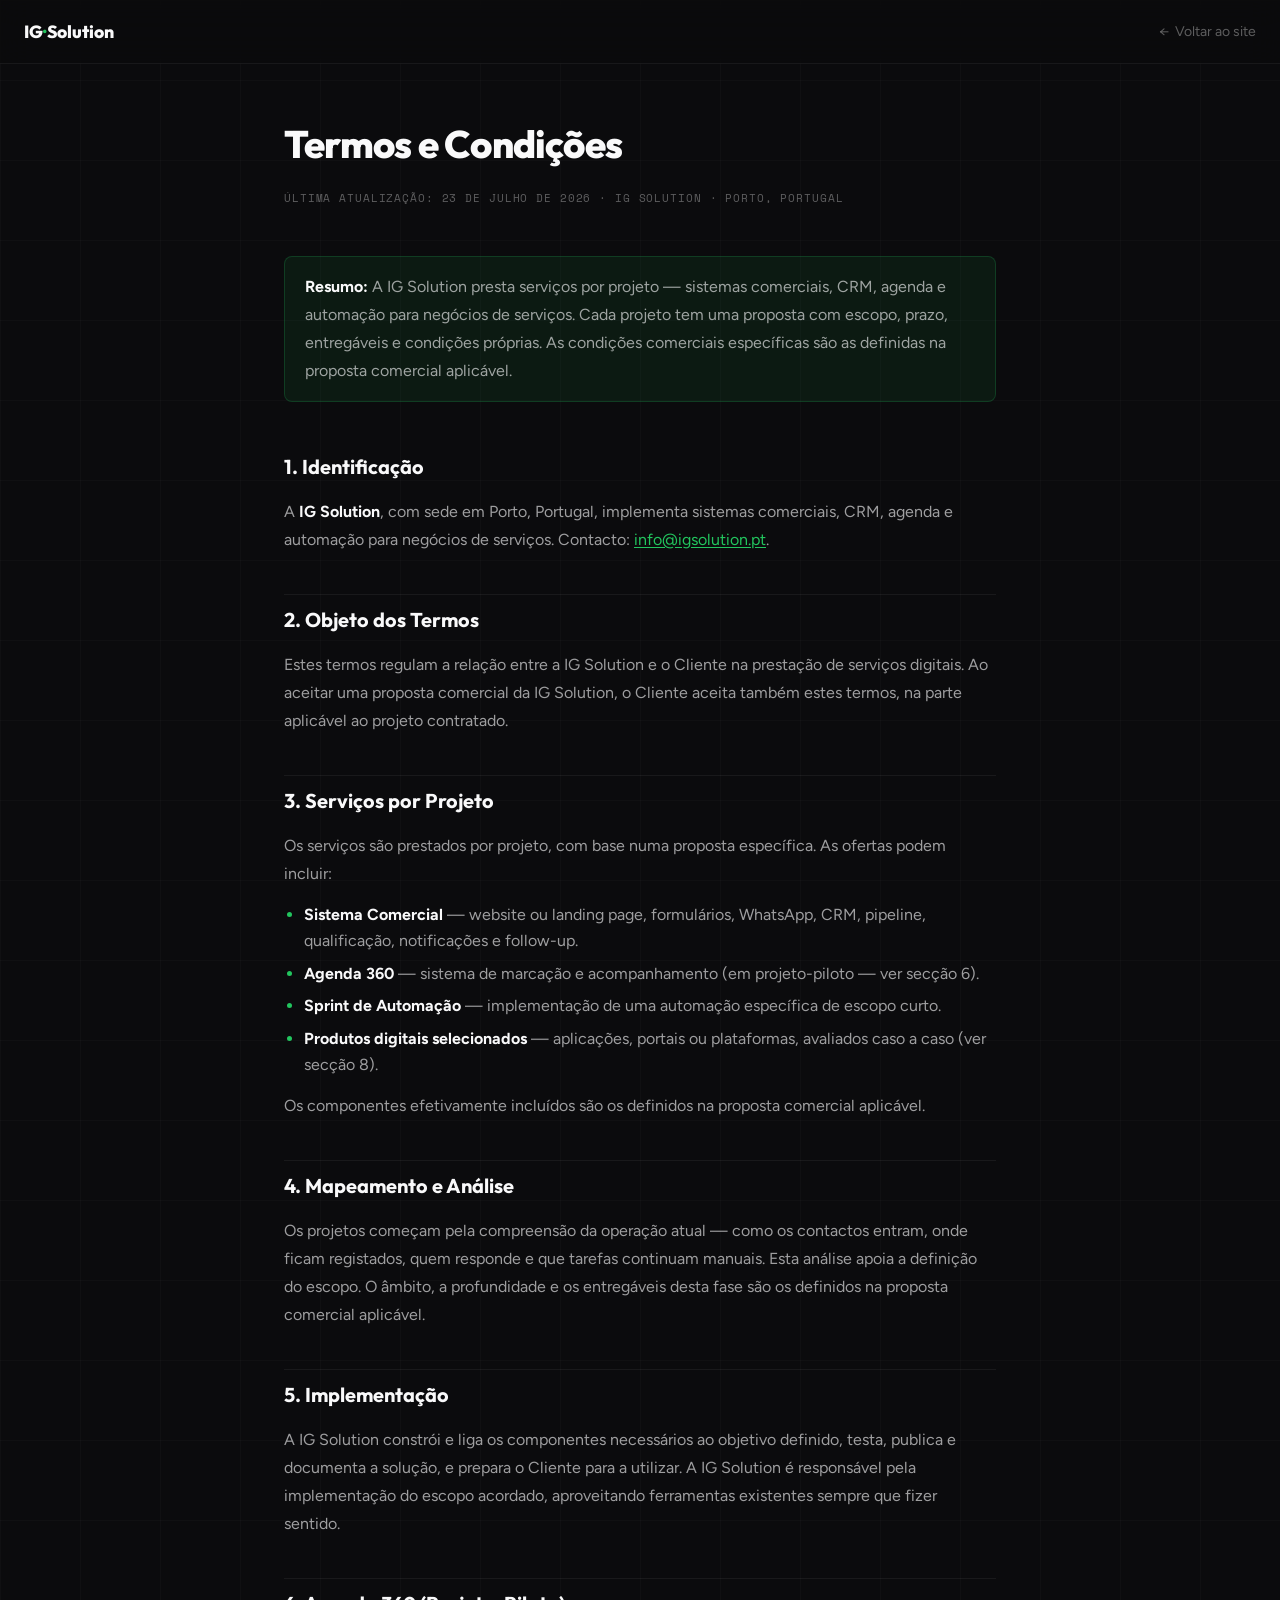
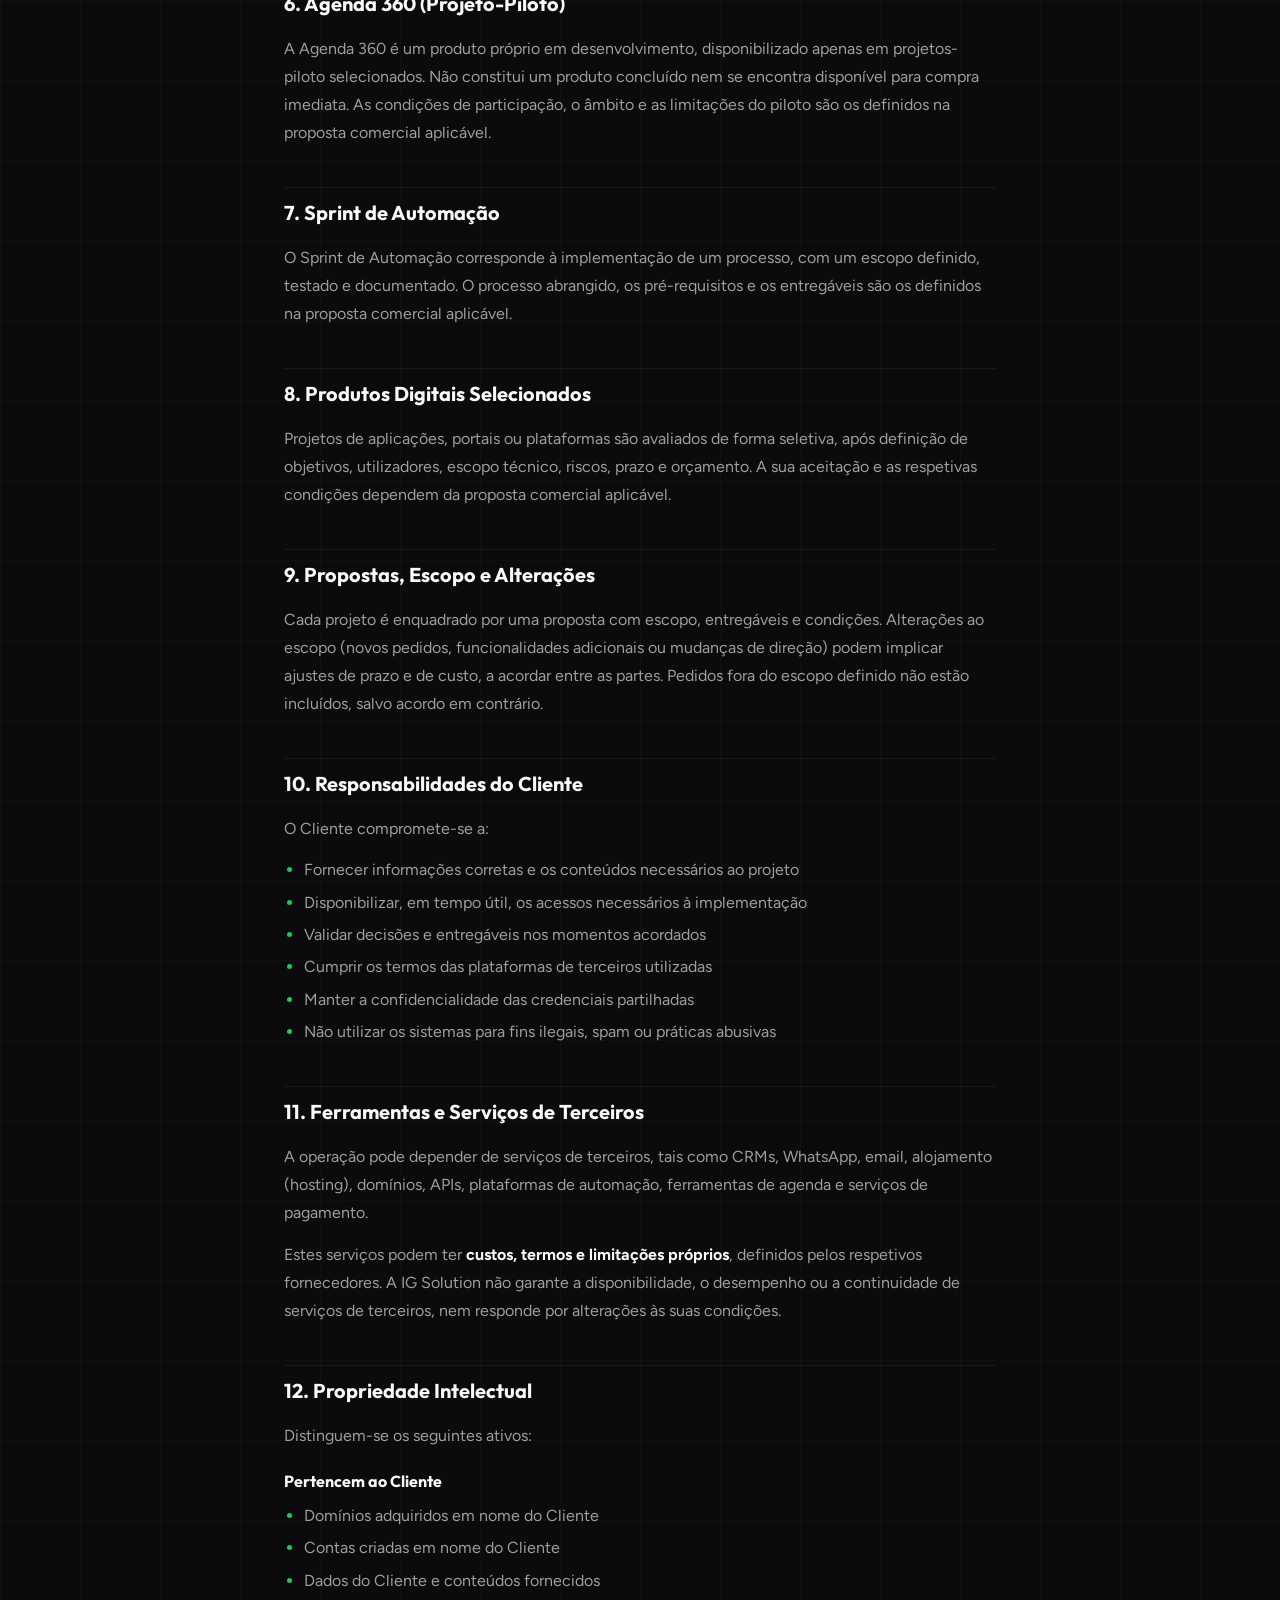
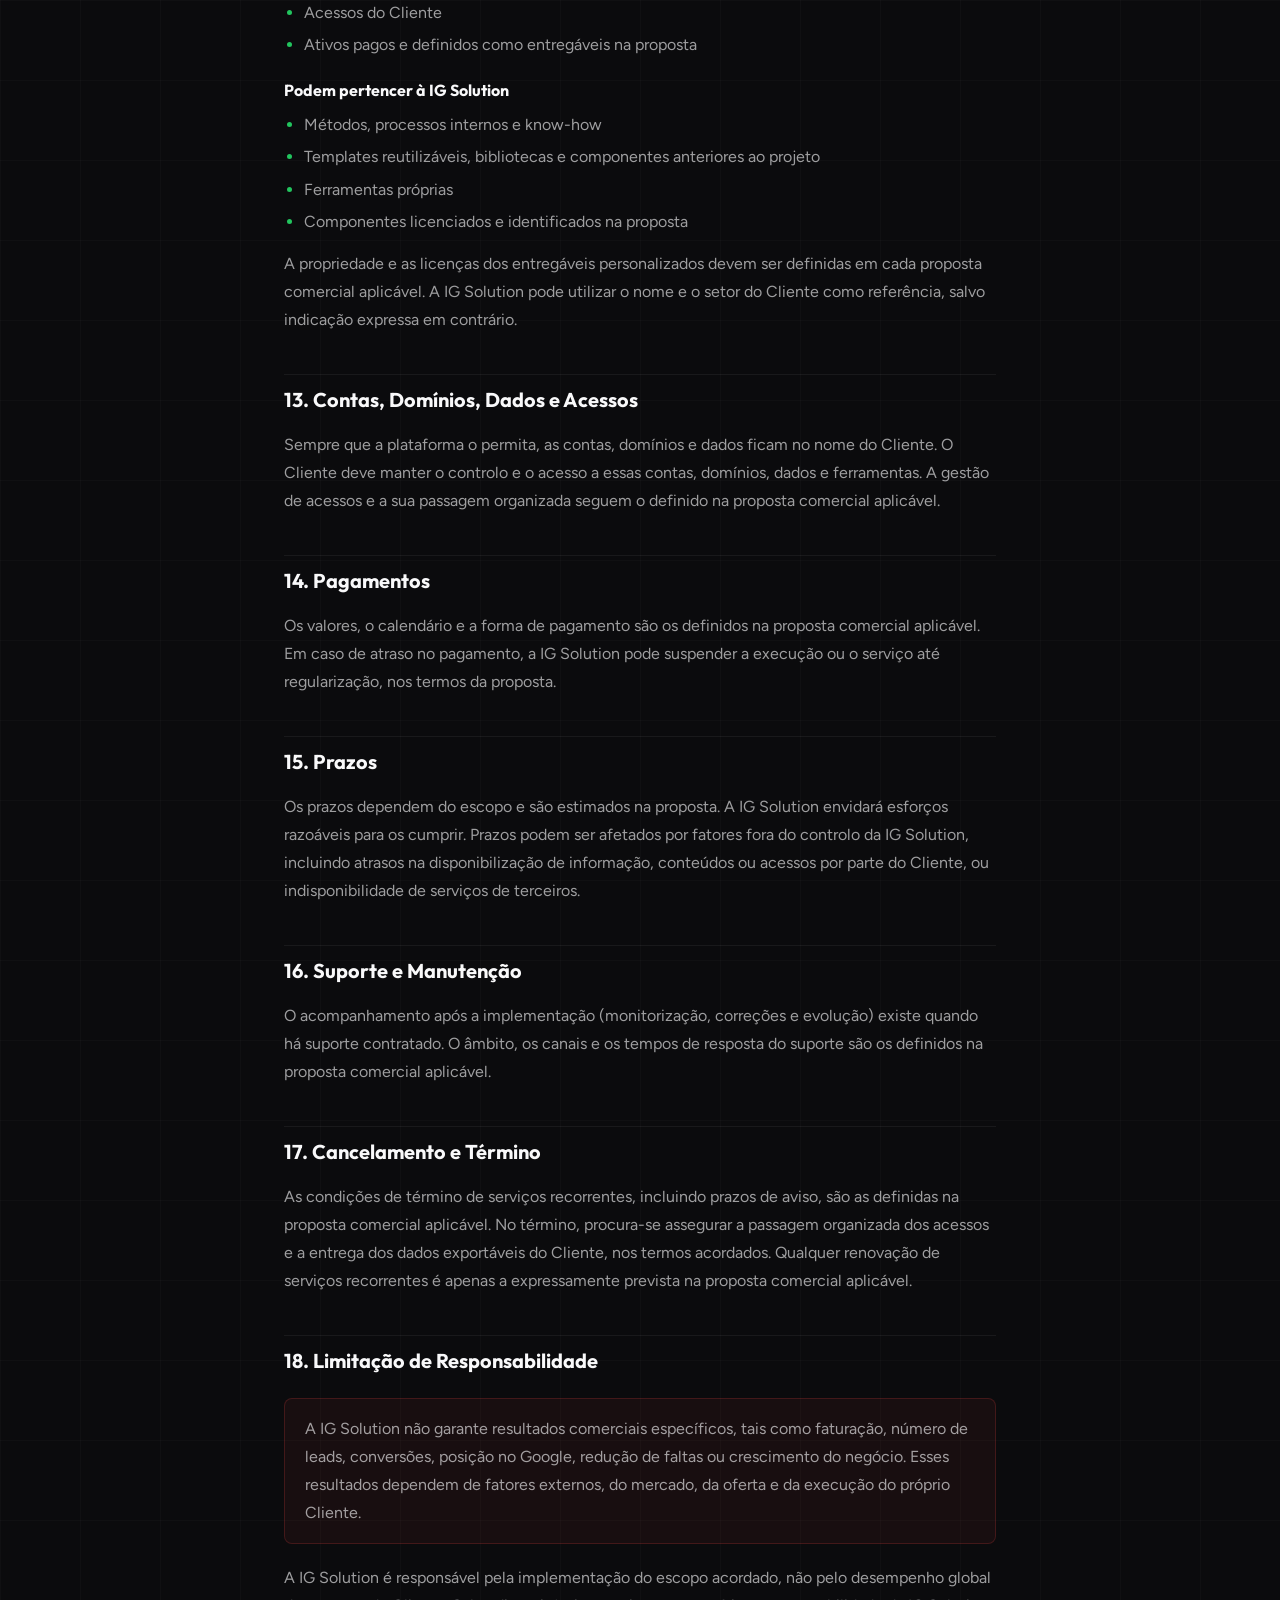
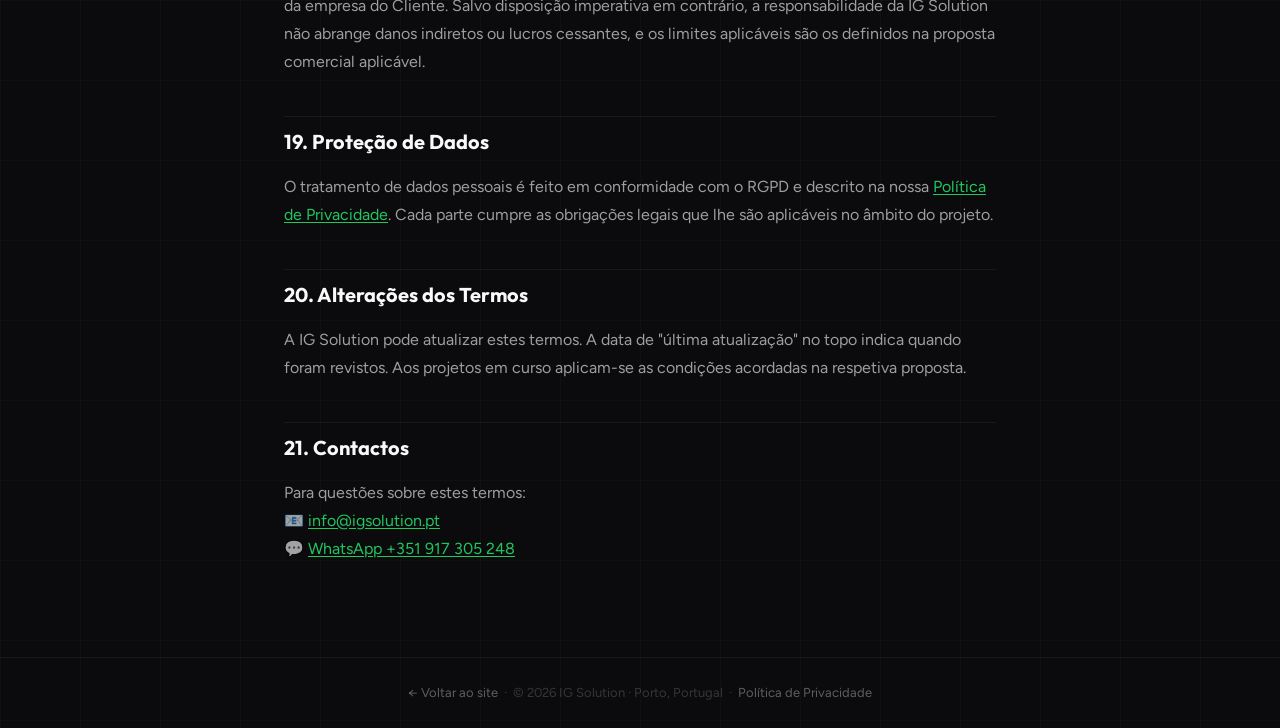
<file: termos.html>
<!DOCTYPE html>
<html lang="pt">
<head>
<meta charset="UTF-8"/>
<meta name="viewport" content="width=device-width,initial-scale=1"/>
<title>Termos e Condições — IG Solution</title>
<meta name="description" content="Termos e condições dos serviços da IG Solution — sistemas comerciais, CRM e automação para negócios de serviços, prestados por projeto."/>
<meta name="robots" content="index,follow"/>
<link rel="icon" type="image/png" href="logo.png"/>
<link rel="preconnect" href="https://fonts.googleapis.com"/>
<link rel="preconnect" href="https://fonts.gstatic.com" crossorigin/>
<link href="https://fonts.googleapis.com/css2?family=Outfit:wght@700;800&family=Figtree:wght@300;400;500&family=Space+Mono:wght@400&display=swap" rel="stylesheet"/>
<style>
*,*::before,*::after{box-sizing:border-box;margin:0;padding:0}
a{text-decoration:none;color:inherit}
:root{
  --bg:#0B0B0D;--s1:#111116;
  --bd:rgba(255,255,255,.06);--bd2:rgba(255,255,255,.10);
  --green:#22C55E;--green-dim:rgba(34,197,94,.08);--green-border:rgba(34,197,94,.20);
  --t1:#F9F9FA;--t2:rgba(249,249,250,.62);--t3:rgba(249,249,250,.35);--t4:rgba(249,249,250,.18);
  --font-h:'Outfit',sans-serif;--font-b:'Figtree',sans-serif;--font-m:'Space Mono',monospace;
  --radius-sm:8px;
}
body{font-family:var(--font-b);background:var(--bg);color:var(--t1);font-size:16px;line-height:1.7;background-image:linear-gradient(rgba(255,255,255,.018) 1px,transparent 1px),linear-gradient(90deg,rgba(255,255,255,.018) 1px,transparent 1px);background-size:80px 80px}
.nav{position:sticky;top:0;z-index:100;padding:0 24px;height:64px;display:flex;align-items:center;justify-content:space-between;background:rgba(11,11,13,.92);backdrop-filter:blur(16px);border-bottom:1px solid var(--bd)}
.nav-logo{font-family:var(--font-h);font-weight:800;font-size:1.1rem;color:var(--t1)}
.nav-logo span{color:var(--green)}
.nav-back{display:flex;align-items:center;gap:6px;font-size:.875rem;color:var(--t3);transition:color .18s}
.nav-back:hover{color:var(--t1)}
.nav-back::before{content:'←'}
.container{max-width:760px;margin:0 auto;padding:48px 24px 80px}
h1{font-family:var(--font-h);font-size:clamp(1.75rem,3vw,2.5rem);font-weight:800;letter-spacing:-.02em;margin-bottom:12px}
.meta{font-family:var(--font-m);font-size:11px;letter-spacing:.08em;text-transform:uppercase;color:var(--t3);margin-bottom:48px}
h2{font-family:var(--font-h);font-size:1.25rem;font-weight:700;color:var(--t1);margin:40px 0 14px;padding-top:8px;border-top:1px solid var(--bd)}
h2:first-of-type{border-top:none}
h3{font-family:var(--font-h);font-size:1rem;font-weight:700;color:var(--t1);margin:18px 0 8px}
p{color:var(--t2);margin-bottom:14px;line-height:1.75}
ul{margin:0 0 14px 20px;display:flex;flex-direction:column;gap:6px}
li{color:var(--t2);line-height:1.65}
li::marker{color:var(--green)}
strong{color:var(--t1)}
a.link{color:var(--green);text-decoration:underline;text-underline-offset:2px}
.highlight{background:var(--green-dim);border:1px solid var(--green-border);border-radius:var(--radius-sm);padding:16px 20px;margin:20px 0}
.highlight p{color:var(--t2);margin:0}
.warn{background:rgba(239,68,68,.06);border:1px solid rgba(239,68,68,.2);border-radius:var(--radius-sm);padding:16px 20px;margin:20px 0}
.warn p{color:rgba(249,249,250,.62);margin:0}
.anchor{scroll-margin-top:80px}
footer{border-top:1px solid var(--bd);padding:24px;text-align:center;font-size:.8125rem;color:var(--t4)}
footer a{color:var(--t3);transition:color .18s}
footer a:hover{color:var(--t1)}
</style>
</head>
<body>
<nav class="nav">
  <a href="index.html" class="nav-logo">IG<span>·</span>Solution</a>
  <a href="index.html" class="nav-back">Voltar ao site</a>
</nav>

<div class="container">
  <h1>Termos e Condições</h1>
  <div class="meta">Última atualização: 23 de julho de 2026 · IG Solution · Porto, Portugal</div>

  <div class="highlight">
    <p><strong>Resumo:</strong> A IG Solution presta serviços por projeto — sistemas comerciais, CRM, agenda e automação para negócios de serviços. Cada projeto tem uma proposta com escopo, prazo, entregáveis e condições próprias. As condições comerciais específicas são as definidas na proposta comercial aplicável.</p>
  </div>

  <h2 id="identificacao" class="anchor">1. Identificação</h2>
  <p>A <strong>IG Solution</strong>, com sede em Porto, Portugal, implementa sistemas comerciais, CRM, agenda e automação para negócios de serviços. Contacto: <a href="mailto:info@igsolution.pt" class="link">info@igsolution.pt</a>.</p>

  <h2 id="objeto" class="anchor">2. Objeto dos Termos</h2>
  <p>Estes termos regulam a relação entre a IG Solution e o Cliente na prestação de serviços digitais. Ao aceitar uma proposta comercial da IG Solution, o Cliente aceita também estes termos, na parte aplicável ao projeto contratado.</p>

  <h2 id="servicos" class="anchor">3. Serviços por Projeto</h2>
  <p>Os serviços são prestados por projeto, com base numa proposta específica. As ofertas podem incluir:</p>
  <ul>
    <li><strong>Sistema Comercial</strong> — website ou landing page, formulários, WhatsApp, CRM, pipeline, qualificação, notificações e follow-up.</li>
    <li><strong>Agenda 360</strong> — sistema de marcação e acompanhamento (em projeto-piloto — ver secção 6).</li>
    <li><strong>Sprint de Automação</strong> — implementação de uma automação específica de escopo curto.</li>
    <li><strong>Produtos digitais selecionados</strong> — aplicações, portais ou plataformas, avaliados caso a caso (ver secção 8).</li>
  </ul>
  <p>Os componentes efetivamente incluídos são os definidos na proposta comercial aplicável.</p>

  <h2 id="mapeamento" class="anchor">4. Mapeamento e Análise</h2>
  <p>Os projetos começam pela compreensão da operação atual — como os contactos entram, onde ficam registados, quem responde e que tarefas continuam manuais. Esta análise apoia a definição do escopo. O âmbito, a profundidade e os entregáveis desta fase são os definidos na proposta comercial aplicável.</p>

  <h2 id="implementacao" class="anchor">5. Implementação</h2>
  <p>A IG Solution constrói e liga os componentes necessários ao objetivo definido, testa, publica e documenta a solução, e prepara o Cliente para a utilizar. A IG Solution é responsável pela implementação do escopo acordado, aproveitando ferramentas existentes sempre que fizer sentido.</p>

  <h2 id="agenda360" class="anchor">6. Agenda 360 (Projeto-Piloto)</h2>
  <p>A Agenda 360 é um produto próprio em desenvolvimento, disponibilizado apenas em projetos-piloto selecionados. Não constitui um produto concluído nem se encontra disponível para compra imediata. As condições de participação, o âmbito e as limitações do piloto são os definidos na proposta comercial aplicável.</p>

  <h2 id="sprint" class="anchor">7. Sprint de Automação</h2>
  <p>O Sprint de Automação corresponde à implementação de um processo, com um escopo definido, testado e documentado. O processo abrangido, os pré-requisitos e os entregáveis são os definidos na proposta comercial aplicável.</p>

  <h2 id="produtos" class="anchor">8. Produtos Digitais Selecionados</h2>
  <p>Projetos de aplicações, portais ou plataformas são avaliados de forma seletiva, após definição de objetivos, utilizadores, escopo técnico, riscos, prazo e orçamento. A sua aceitação e as respetivas condições dependem da proposta comercial aplicável.</p>

  <h2 id="propostas" class="anchor">9. Propostas, Escopo e Alterações</h2>
  <p>Cada projeto é enquadrado por uma proposta com escopo, entregáveis e condições. Alterações ao escopo (novos pedidos, funcionalidades adicionais ou mudanças de direção) podem implicar ajustes de prazo e de custo, a acordar entre as partes. Pedidos fora do escopo definido não estão incluídos, salvo acordo em contrário.</p>

  <h2 id="responsabilidades" class="anchor">10. Responsabilidades do Cliente</h2>
  <p>O Cliente compromete-se a:</p>
  <ul>
    <li>Fornecer informações corretas e os conteúdos necessários ao projeto</li>
    <li>Disponibilizar, em tempo útil, os acessos necessários à implementação</li>
    <li>Validar decisões e entregáveis nos momentos acordados</li>
    <li>Cumprir os termos das plataformas de terceiros utilizadas</li>
    <li>Manter a confidencialidade das credenciais partilhadas</li>
    <li>Não utilizar os sistemas para fins ilegais, spam ou práticas abusivas</li>
  </ul>

  <h2 id="terceiros" class="anchor">11. Ferramentas e Serviços de Terceiros</h2>
  <p>A operação pode depender de serviços de terceiros, tais como CRMs, WhatsApp, email, alojamento (hosting), domínios, APIs, plataformas de automação, ferramentas de agenda e serviços de pagamento.</p>
  <p>Estes serviços podem ter <strong>custos, termos e limitações próprios</strong>, definidos pelos respetivos fornecedores. A IG Solution não garante a disponibilidade, o desempenho ou a continuidade de serviços de terceiros, nem responde por alterações às suas condições.</p>

  <h2 id="propriedade" class="anchor">12. Propriedade Intelectual</h2>
  <p>Distinguem-se os seguintes ativos:</p>
  <h3>Pertencem ao Cliente</h3>
  <ul>
    <li>Domínios adquiridos em nome do Cliente</li>
    <li>Contas criadas em nome do Cliente</li>
    <li>Dados do Cliente e conteúdos fornecidos</li>
    <li>Acessos do Cliente</li>
    <li>Ativos pagos e definidos como entregáveis na proposta</li>
  </ul>
  <h3>Podem pertencer à IG Solution</h3>
  <ul>
    <li>Métodos, processos internos e know-how</li>
    <li>Templates reutilizáveis, bibliotecas e componentes anteriores ao projeto</li>
    <li>Ferramentas próprias</li>
    <li>Componentes licenciados e identificados na proposta</li>
  </ul>
  <p>A propriedade e as licenças dos entregáveis personalizados devem ser definidas em cada proposta comercial aplicável. A IG Solution pode utilizar o nome e o setor do Cliente como referência, salvo indicação expressa em contrário.</p>

  <h2 id="acessos" class="anchor">13. Contas, Domínios, Dados e Acessos</h2>
  <p>Sempre que a plataforma o permita, as contas, domínios e dados ficam no nome do Cliente. O Cliente deve manter o controlo e o acesso a essas contas, domínios, dados e ferramentas. A gestão de acessos e a sua passagem organizada seguem o definido na proposta comercial aplicável.</p>

  <h2 id="pagamentos" class="anchor">14. Pagamentos</h2>
  <p>Os valores, o calendário e a forma de pagamento são os definidos na proposta comercial aplicável. Em caso de atraso no pagamento, a IG Solution pode suspender a execução ou o serviço até regularização, nos termos da proposta.</p>

  <h2 id="prazos" class="anchor">15. Prazos</h2>
  <p>Os prazos dependem do escopo e são estimados na proposta. A IG Solution envidará esforços razoáveis para os cumprir. Prazos podem ser afetados por fatores fora do controlo da IG Solution, incluindo atrasos na disponibilização de informação, conteúdos ou acessos por parte do Cliente, ou indisponibilidade de serviços de terceiros.</p>

  <h2 id="suporte" class="anchor">16. Suporte e Manutenção</h2>
  <p>O acompanhamento após a implementação (monitorização, correções e evolução) existe quando há suporte contratado. O âmbito, os canais e os tempos de resposta do suporte são os definidos na proposta comercial aplicável.</p>

  <h2 id="cancelamento" class="anchor">17. Cancelamento e Término</h2>
  <p>As condições de término de serviços recorrentes, incluindo prazos de aviso, são as definidas na proposta comercial aplicável. No término, procura-se assegurar a passagem organizada dos acessos e a entrega dos dados exportáveis do Cliente, nos termos acordados. Qualquer renovação de serviços recorrentes é apenas a expressamente prevista na proposta comercial aplicável.</p>

  <h2 id="responsabilidade" class="anchor">18. Limitação de Responsabilidade</h2>
  <div class="warn">
    <p>A IG Solution não garante resultados comerciais específicos, tais como faturação, número de leads, conversões, posição no Google, redução de faltas ou crescimento do negócio. Esses resultados dependem de fatores externos, do mercado, da oferta e da execução do próprio Cliente.</p>
  </div>
  <p>A IG Solution é responsável pela implementação do escopo acordado, não pelo desempenho global da empresa do Cliente. Salvo disposição imperativa em contrário, a responsabilidade da IG Solution não abrange danos indiretos ou lucros cessantes, e os limites aplicáveis são os definidos na proposta comercial aplicável.</p>

  <h2 id="dados" class="anchor">19. Proteção de Dados</h2>
  <p>O tratamento de dados pessoais é feito em conformidade com o RGPD e descrito na nossa <a href="privacidade.html" class="link">Política de Privacidade</a>. Cada parte cumpre as obrigações legais que lhe são aplicáveis no âmbito do projeto.</p>

  <h2 id="alteracoes" class="anchor">20. Alterações dos Termos</h2>
  <p>A IG Solution pode atualizar estes termos. A data de "última atualização" no topo indica quando foram revistos. Aos projetos em curso aplicam-se as condições acordadas na respetiva proposta.</p>

  <h2 id="contacto" class="anchor">21. Contactos</h2>
  <p>Para questões sobre estes termos:<br/>
  📧 <a href="mailto:info@igsolution.pt" class="link">info@igsolution.pt</a><br/>
  💬 <a href="https://wa.me/351917305248" class="link">WhatsApp +351 917 305 248</a></p>
</div>

<footer>
  <a href="index.html">← Voltar ao site</a> &nbsp;·&nbsp;
  © 2026 IG Solution · Porto, Portugal &nbsp;·&nbsp;
  <a href="privacidade.html">Política de Privacidade</a>
</footer>
</body>
</html>
</file>
